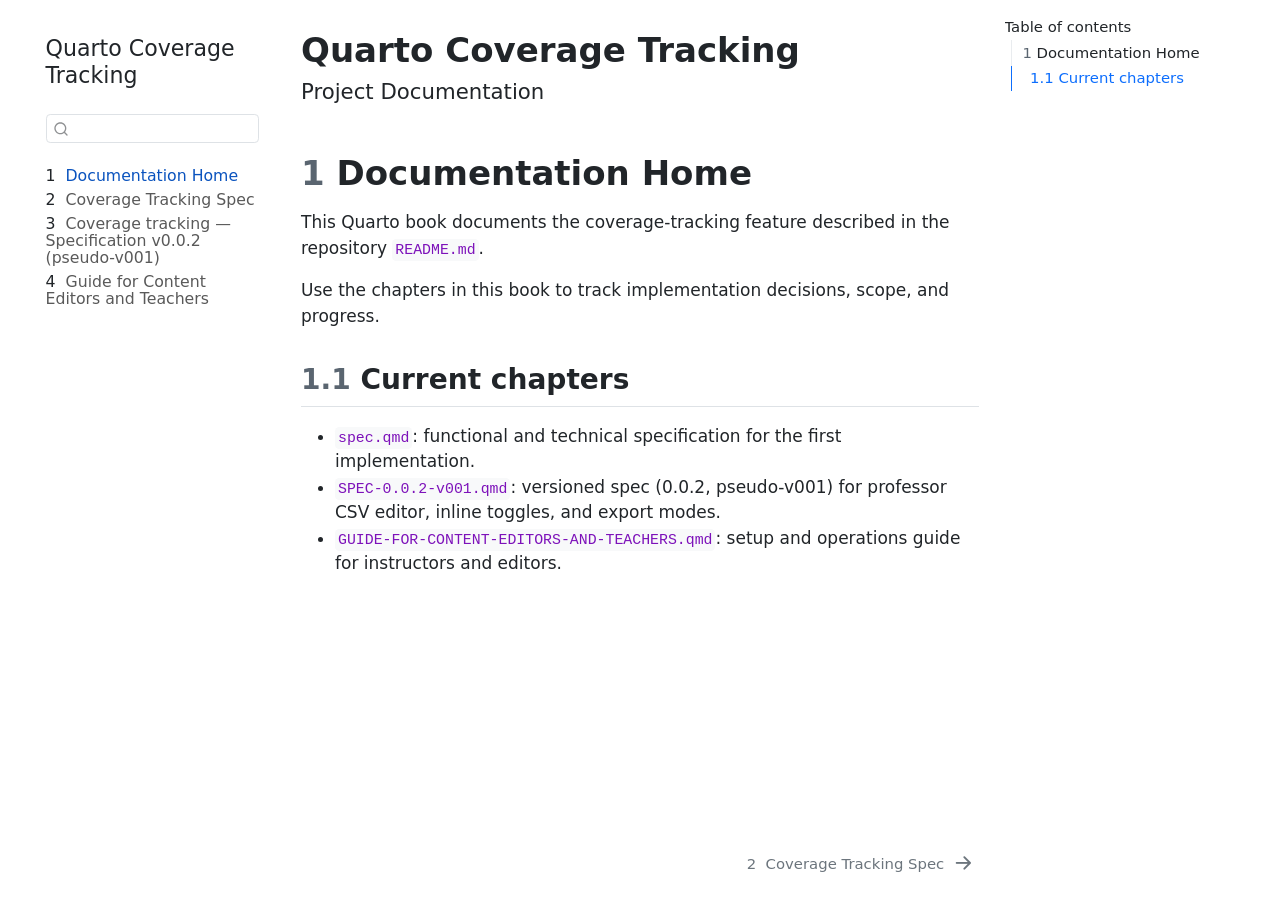
<file: docs/_book/index.html>
<!DOCTYPE html>
<html xmlns="http://www.w3.org/1999/xhtml" lang="en" xml:lang="en"><head>

<meta charset="utf-8">
<meta name="generator" content="quarto-1.7.33">

<meta name="viewport" content="width=device-width, initial-scale=1.0, user-scalable=yes">


<title>Quarto Coverage Tracking</title>
<style>
code{white-space: pre-wrap;}
span.smallcaps{font-variant: small-caps;}
div.columns{display: flex; gap: min(4vw, 1.5em);}
div.column{flex: auto; overflow-x: auto;}
div.hanging-indent{margin-left: 1.5em; text-indent: -1.5em;}
ul.task-list{list-style: none;}
ul.task-list li input[type="checkbox"] {
  width: 0.8em;
  margin: 0 0.8em 0.2em -1em; /* quarto-specific, see https://github.com/quarto-dev/quarto-cli/issues/4556 */ 
  vertical-align: middle;
}
</style>


<script src="site_libs/quarto-nav/quarto-nav.js"></script>
<script src="site_libs/quarto-nav/headroom.min.js"></script>
<script src="site_libs/clipboard/clipboard.min.js"></script>
<script src="site_libs/quarto-search/autocomplete.umd.js"></script>
<script src="site_libs/quarto-search/fuse.min.js"></script>
<script src="site_libs/quarto-search/quarto-search.js"></script>
<meta name="quarto:offset" content="./">
<link href="./spec.html" rel="next">
<script src="site_libs/quarto-html/quarto.js" type="module"></script>
<script src="site_libs/quarto-html/tabsets/tabsets.js" type="module"></script>
<script src="site_libs/quarto-html/popper.min.js"></script>
<script src="site_libs/quarto-html/tippy.umd.min.js"></script>
<script src="site_libs/quarto-html/anchor.min.js"></script>
<link href="site_libs/quarto-html/tippy.css" rel="stylesheet">
<link href="site_libs/quarto-html/quarto-syntax-highlighting-ea385d0e468b0dd5ea5bf0780b1290d9.css" rel="stylesheet" id="quarto-text-highlighting-styles">
<script src="site_libs/bootstrap/bootstrap.min.js"></script>
<link href="site_libs/bootstrap/bootstrap-icons.css" rel="stylesheet">
<link href="site_libs/bootstrap/bootstrap-6f4b1f402eae9ee02f91586e947af111.min.css" rel="stylesheet" append-hash="true" id="quarto-bootstrap" data-mode="light">
<script id="quarto-search-options" type="application/json">{
  "location": "sidebar",
  "copy-button": false,
  "collapse-after": 3,
  "panel-placement": "start",
  "type": "textbox",
  "limit": 50,
  "keyboard-shortcut": [
    "f",
    "/",
    "s"
  ],
  "show-item-context": false,
  "language": {
    "search-no-results-text": "No results",
    "search-matching-documents-text": "matching documents",
    "search-copy-link-title": "Copy link to search",
    "search-hide-matches-text": "Hide additional matches",
    "search-more-match-text": "more match in this document",
    "search-more-matches-text": "more matches in this document",
    "search-clear-button-title": "Clear",
    "search-text-placeholder": "",
    "search-detached-cancel-button-title": "Cancel",
    "search-submit-button-title": "Submit",
    "search-label": "Search"
  }
}</script>


</head>

<body class="nav-sidebar floating quarto-light">

<div id="quarto-search-results"></div>
  <header id="quarto-header" class="headroom fixed-top">
  <nav class="quarto-secondary-nav">
    <div class="container-fluid d-flex">
      <button type="button" class="quarto-btn-toggle btn" data-bs-toggle="collapse" role="button" data-bs-target=".quarto-sidebar-collapse-item" aria-controls="quarto-sidebar" aria-expanded="false" aria-label="Toggle sidebar navigation" onclick="if (window.quartoToggleHeadroom) { window.quartoToggleHeadroom(); }">
        <i class="bi bi-layout-text-sidebar-reverse"></i>
      </button>
        <nav class="quarto-page-breadcrumbs" aria-label="breadcrumb"><ol class="breadcrumb"><li class="breadcrumb-item"><a href="./index.html"><span class="chapter-number">1</span>&nbsp; <span class="chapter-title">Documentation Home</span></a></li></ol></nav>
        <a class="flex-grow-1" role="navigation" data-bs-toggle="collapse" data-bs-target=".quarto-sidebar-collapse-item" aria-controls="quarto-sidebar" aria-expanded="false" aria-label="Toggle sidebar navigation" onclick="if (window.quartoToggleHeadroom) { window.quartoToggleHeadroom(); }">      
        </a>
      <button type="button" class="btn quarto-search-button" aria-label="Search" onclick="window.quartoOpenSearch();">
        <i class="bi bi-search"></i>
      </button>
    </div>
  </nav>
</header>
<!-- content -->
<div id="quarto-content" class="quarto-container page-columns page-rows-contents page-layout-article">
<!-- sidebar -->
  <nav id="quarto-sidebar" class="sidebar collapse collapse-horizontal quarto-sidebar-collapse-item sidebar-navigation floating overflow-auto">
    <div class="pt-lg-2 mt-2 text-left sidebar-header">
    <div class="sidebar-title mb-0 py-0">
      <a href="./">Quarto Coverage Tracking</a> 
    </div>
      </div>
        <div class="mt-2 flex-shrink-0 align-items-center">
        <div class="sidebar-search">
        <div id="quarto-search" class="" title="Search"></div>
        </div>
        </div>
    <div class="sidebar-menu-container"> 
    <ul class="list-unstyled mt-1">
        <li class="sidebar-item">
  <div class="sidebar-item-container"> 
  <a href="./index.html" class="sidebar-item-text sidebar-link active">
 <span class="menu-text"><span class="chapter-number">1</span>&nbsp; <span class="chapter-title">Documentation Home</span></span></a>
  </div>
</li>
        <li class="sidebar-item">
  <div class="sidebar-item-container"> 
  <a href="./spec.html" class="sidebar-item-text sidebar-link">
 <span class="menu-text"><span class="chapter-number">2</span>&nbsp; <span class="chapter-title">Coverage Tracking Spec</span></span></a>
  </div>
</li>
        <li class="sidebar-item">
  <div class="sidebar-item-container"> 
  <a href="./SPEC-0.0.2-v001.html" class="sidebar-item-text sidebar-link">
 <span class="menu-text"><span class="chapter-number">3</span>&nbsp; <span class="chapter-title">Coverage tracking — Specification v0.0.2 (pseudo-v001)</span></span></a>
  </div>
</li>
        <li class="sidebar-item">
  <div class="sidebar-item-container"> 
  <a href="./GUIDE-FOR-CONTENT-EDITORS-AND-TEACHERS.html" class="sidebar-item-text sidebar-link">
 <span class="menu-text"><span class="chapter-number">4</span>&nbsp; <span class="chapter-title">Guide for Content Editors and Teachers</span></span></a>
  </div>
</li>
    </ul>
    </div>
</nav>
<div id="quarto-sidebar-glass" class="quarto-sidebar-collapse-item" data-bs-toggle="collapse" data-bs-target=".quarto-sidebar-collapse-item"></div>
<!-- margin-sidebar -->
    <div id="quarto-margin-sidebar" class="sidebar margin-sidebar">
        <nav id="TOC" role="doc-toc" class="toc-active">
    <h2 id="toc-title">Table of contents</h2>
   
  <ul>
  <li><a href="#documentation-home" id="toc-documentation-home" class="nav-link active" data-scroll-target="#documentation-home"><span class="header-section-number">1</span> Documentation Home</a>
  <ul class="collapse">
  <li><a href="#current-chapters" id="toc-current-chapters" class="nav-link" data-scroll-target="#current-chapters"><span class="header-section-number">1.1</span> Current chapters</a></li>
  </ul></li>
  </ul>
</nav>
    </div>
<!-- main -->
<main class="content" id="quarto-document-content">

<header id="title-block-header" class="quarto-title-block default">
<div class="quarto-title">
<h1 class="title">Quarto Coverage Tracking</h1>
<p class="subtitle lead">Project Documentation</p>
</div>



<div class="quarto-title-meta">

    
  
    
  </div>
  


</header>


<section id="documentation-home" class="level1" data-number="1">
<h1 data-number="1"><span class="header-section-number">1</span> Documentation Home</h1>
<p>This Quarto book documents the coverage-tracking feature described in the repository <code>README.md</code>.</p>
<p>Use the chapters in this book to track implementation decisions, scope, and progress.</p>
<section id="current-chapters" class="level2" data-number="1.1">
<h2 data-number="1.1" class="anchored" data-anchor-id="current-chapters"><span class="header-section-number">1.1</span> Current chapters</h2>
<ul>
<li><code>spec.qmd</code>: functional and technical specification for the first implementation.</li>
<li><code>SPEC-0.0.2-v001.qmd</code>: versioned spec (0.0.2, pseudo-v001) for professor CSV editor, inline toggles, and export modes.</li>
<li><code>GUIDE-FOR-CONTENT-EDITORS-AND-TEACHERS.qmd</code>: setup and operations guide for instructors and editors.</li>
</ul>


</section>
</section>

</main> <!-- /main -->
<script id="quarto-html-after-body" type="application/javascript">
  window.document.addEventListener("DOMContentLoaded", function (event) {
    const icon = "";
    const anchorJS = new window.AnchorJS();
    anchorJS.options = {
      placement: 'right',
      icon: icon
    };
    anchorJS.add('.anchored');
    const isCodeAnnotation = (el) => {
      for (const clz of el.classList) {
        if (clz.startsWith('code-annotation-')) {                     
          return true;
        }
      }
      return false;
    }
    const onCopySuccess = function(e) {
      // button target
      const button = e.trigger;
      // don't keep focus
      button.blur();
      // flash "checked"
      button.classList.add('code-copy-button-checked');
      var currentTitle = button.getAttribute("title");
      button.setAttribute("title", "Copied!");
      let tooltip;
      if (window.bootstrap) {
        button.setAttribute("data-bs-toggle", "tooltip");
        button.setAttribute("data-bs-placement", "left");
        button.setAttribute("data-bs-title", "Copied!");
        tooltip = new bootstrap.Tooltip(button, 
          { trigger: "manual", 
            customClass: "code-copy-button-tooltip",
            offset: [0, -8]});
        tooltip.show();    
      }
      setTimeout(function() {
        if (tooltip) {
          tooltip.hide();
          button.removeAttribute("data-bs-title");
          button.removeAttribute("data-bs-toggle");
          button.removeAttribute("data-bs-placement");
        }
        button.setAttribute("title", currentTitle);
        button.classList.remove('code-copy-button-checked');
      }, 1000);
      // clear code selection
      e.clearSelection();
    }
    const getTextToCopy = function(trigger) {
        const codeEl = trigger.previousElementSibling.cloneNode(true);
        for (const childEl of codeEl.children) {
          if (isCodeAnnotation(childEl)) {
            childEl.remove();
          }
        }
        return codeEl.innerText;
    }
    const clipboard = new window.ClipboardJS('.code-copy-button:not([data-in-quarto-modal])', {
      text: getTextToCopy
    });
    clipboard.on('success', onCopySuccess);
    if (window.document.getElementById('quarto-embedded-source-code-modal')) {
      const clipboardModal = new window.ClipboardJS('.code-copy-button[data-in-quarto-modal]', {
        text: getTextToCopy,
        container: window.document.getElementById('quarto-embedded-source-code-modal')
      });
      clipboardModal.on('success', onCopySuccess);
    }
      var localhostRegex = new RegExp(/^(?:http|https):\/\/localhost\:?[0-9]*\//);
      var mailtoRegex = new RegExp(/^mailto:/);
        var filterRegex = new RegExp('/' + window.location.host + '/');
      var isInternal = (href) => {
          return filterRegex.test(href) || localhostRegex.test(href) || mailtoRegex.test(href);
      }
      // Inspect non-navigation links and adorn them if external
     var links = window.document.querySelectorAll('a[href]:not(.nav-link):not(.navbar-brand):not(.toc-action):not(.sidebar-link):not(.sidebar-item-toggle):not(.pagination-link):not(.no-external):not([aria-hidden]):not(.dropdown-item):not(.quarto-navigation-tool):not(.about-link)');
      for (var i=0; i<links.length; i++) {
        const link = links[i];
        if (!isInternal(link.href)) {
          // undo the damage that might have been done by quarto-nav.js in the case of
          // links that we want to consider external
          if (link.dataset.originalHref !== undefined) {
            link.href = link.dataset.originalHref;
          }
        }
      }
    function tippyHover(el, contentFn, onTriggerFn, onUntriggerFn) {
      const config = {
        allowHTML: true,
        maxWidth: 500,
        delay: 100,
        arrow: false,
        appendTo: function(el) {
            return el.parentElement;
        },
        interactive: true,
        interactiveBorder: 10,
        theme: 'quarto',
        placement: 'bottom-start',
      };
      if (contentFn) {
        config.content = contentFn;
      }
      if (onTriggerFn) {
        config.onTrigger = onTriggerFn;
      }
      if (onUntriggerFn) {
        config.onUntrigger = onUntriggerFn;
      }
      window.tippy(el, config); 
    }
    const noterefs = window.document.querySelectorAll('a[role="doc-noteref"]');
    for (var i=0; i<noterefs.length; i++) {
      const ref = noterefs[i];
      tippyHover(ref, function() {
        // use id or data attribute instead here
        let href = ref.getAttribute('data-footnote-href') || ref.getAttribute('href');
        try { href = new URL(href).hash; } catch {}
        const id = href.replace(/^#\/?/, "");
        const note = window.document.getElementById(id);
        if (note) {
          return note.innerHTML;
        } else {
          return "";
        }
      });
    }
    const xrefs = window.document.querySelectorAll('a.quarto-xref');
    const processXRef = (id, note) => {
      // Strip column container classes
      const stripColumnClz = (el) => {
        el.classList.remove("page-full", "page-columns");
        if (el.children) {
          for (const child of el.children) {
            stripColumnClz(child);
          }
        }
      }
      stripColumnClz(note)
      if (id === null || id.startsWith('sec-')) {
        // Special case sections, only their first couple elements
        const container = document.createElement("div");
        if (note.children && note.children.length > 2) {
          container.appendChild(note.children[0].cloneNode(true));
          for (let i = 1; i < note.children.length; i++) {
            const child = note.children[i];
            if (child.tagName === "P" && child.innerText === "") {
              continue;
            } else {
              container.appendChild(child.cloneNode(true));
              break;
            }
          }
          if (window.Quarto?.typesetMath) {
            window.Quarto.typesetMath(container);
          }
          return container.innerHTML
        } else {
          if (window.Quarto?.typesetMath) {
            window.Quarto.typesetMath(note);
          }
          return note.innerHTML;
        }
      } else {
        // Remove any anchor links if they are present
        const anchorLink = note.querySelector('a.anchorjs-link');
        if (anchorLink) {
          anchorLink.remove();
        }
        if (window.Quarto?.typesetMath) {
          window.Quarto.typesetMath(note);
        }
        if (note.classList.contains("callout")) {
          return note.outerHTML;
        } else {
          return note.innerHTML;
        }
      }
    }
    for (var i=0; i<xrefs.length; i++) {
      const xref = xrefs[i];
      tippyHover(xref, undefined, function(instance) {
        instance.disable();
        let url = xref.getAttribute('href');
        let hash = undefined; 
        if (url.startsWith('#')) {
          hash = url;
        } else {
          try { hash = new URL(url).hash; } catch {}
        }
        if (hash) {
          const id = hash.replace(/^#\/?/, "");
          const note = window.document.getElementById(id);
          if (note !== null) {
            try {
              const html = processXRef(id, note.cloneNode(true));
              instance.setContent(html);
            } finally {
              instance.enable();
              instance.show();
            }
          } else {
            // See if we can fetch this
            fetch(url.split('#')[0])
            .then(res => res.text())
            .then(html => {
              const parser = new DOMParser();
              const htmlDoc = parser.parseFromString(html, "text/html");
              const note = htmlDoc.getElementById(id);
              if (note !== null) {
                const html = processXRef(id, note);
                instance.setContent(html);
              } 
            }).finally(() => {
              instance.enable();
              instance.show();
            });
          }
        } else {
          // See if we can fetch a full url (with no hash to target)
          // This is a special case and we should probably do some content thinning / targeting
          fetch(url)
          .then(res => res.text())
          .then(html => {
            const parser = new DOMParser();
            const htmlDoc = parser.parseFromString(html, "text/html");
            const note = htmlDoc.querySelector('main.content');
            if (note !== null) {
              // This should only happen for chapter cross references
              // (since there is no id in the URL)
              // remove the first header
              if (note.children.length > 0 && note.children[0].tagName === "HEADER") {
                note.children[0].remove();
              }
              const html = processXRef(null, note);
              instance.setContent(html);
            } 
          }).finally(() => {
            instance.enable();
            instance.show();
          });
        }
      }, function(instance) {
      });
    }
        let selectedAnnoteEl;
        const selectorForAnnotation = ( cell, annotation) => {
          let cellAttr = 'data-code-cell="' + cell + '"';
          let lineAttr = 'data-code-annotation="' +  annotation + '"';
          const selector = 'span[' + cellAttr + '][' + lineAttr + ']';
          return selector;
        }
        const selectCodeLines = (annoteEl) => {
          const doc = window.document;
          const targetCell = annoteEl.getAttribute("data-target-cell");
          const targetAnnotation = annoteEl.getAttribute("data-target-annotation");
          const annoteSpan = window.document.querySelector(selectorForAnnotation(targetCell, targetAnnotation));
          const lines = annoteSpan.getAttribute("data-code-lines").split(",");
          const lineIds = lines.map((line) => {
            return targetCell + "-" + line;
          })
          let top = null;
          let height = null;
          let parent = null;
          if (lineIds.length > 0) {
              //compute the position of the single el (top and bottom and make a div)
              const el = window.document.getElementById(lineIds[0]);
              top = el.offsetTop;
              height = el.offsetHeight;
              parent = el.parentElement.parentElement;
            if (lineIds.length > 1) {
              const lastEl = window.document.getElementById(lineIds[lineIds.length - 1]);
              const bottom = lastEl.offsetTop + lastEl.offsetHeight;
              height = bottom - top;
            }
            if (top !== null && height !== null && parent !== null) {
              // cook up a div (if necessary) and position it 
              let div = window.document.getElementById("code-annotation-line-highlight");
              if (div === null) {
                div = window.document.createElement("div");
                div.setAttribute("id", "code-annotation-line-highlight");
                div.style.position = 'absolute';
                parent.appendChild(div);
              }
              div.style.top = top - 2 + "px";
              div.style.height = height + 4 + "px";
              div.style.left = 0;
              let gutterDiv = window.document.getElementById("code-annotation-line-highlight-gutter");
              if (gutterDiv === null) {
                gutterDiv = window.document.createElement("div");
                gutterDiv.setAttribute("id", "code-annotation-line-highlight-gutter");
                gutterDiv.style.position = 'absolute';
                const codeCell = window.document.getElementById(targetCell);
                const gutter = codeCell.querySelector('.code-annotation-gutter');
                gutter.appendChild(gutterDiv);
              }
              gutterDiv.style.top = top - 2 + "px";
              gutterDiv.style.height = height + 4 + "px";
            }
            selectedAnnoteEl = annoteEl;
          }
        };
        const unselectCodeLines = () => {
          const elementsIds = ["code-annotation-line-highlight", "code-annotation-line-highlight-gutter"];
          elementsIds.forEach((elId) => {
            const div = window.document.getElementById(elId);
            if (div) {
              div.remove();
            }
          });
          selectedAnnoteEl = undefined;
        };
          // Handle positioning of the toggle
      window.addEventListener(
        "resize",
        throttle(() => {
          elRect = undefined;
          if (selectedAnnoteEl) {
            selectCodeLines(selectedAnnoteEl);
          }
        }, 10)
      );
      function throttle(fn, ms) {
      let throttle = false;
      let timer;
        return (...args) => {
          if(!throttle) { // first call gets through
              fn.apply(this, args);
              throttle = true;
          } else { // all the others get throttled
              if(timer) clearTimeout(timer); // cancel #2
              timer = setTimeout(() => {
                fn.apply(this, args);
                timer = throttle = false;
              }, ms);
          }
        };
      }
        // Attach click handler to the DT
        const annoteDls = window.document.querySelectorAll('dt[data-target-cell]');
        for (const annoteDlNode of annoteDls) {
          annoteDlNode.addEventListener('click', (event) => {
            const clickedEl = event.target;
            if (clickedEl !== selectedAnnoteEl) {
              unselectCodeLines();
              const activeEl = window.document.querySelector('dt[data-target-cell].code-annotation-active');
              if (activeEl) {
                activeEl.classList.remove('code-annotation-active');
              }
              selectCodeLines(clickedEl);
              clickedEl.classList.add('code-annotation-active');
            } else {
              // Unselect the line
              unselectCodeLines();
              clickedEl.classList.remove('code-annotation-active');
            }
          });
        }
    const findCites = (el) => {
      const parentEl = el.parentElement;
      if (parentEl) {
        const cites = parentEl.dataset.cites;
        if (cites) {
          return {
            el,
            cites: cites.split(' ')
          };
        } else {
          return findCites(el.parentElement)
        }
      } else {
        return undefined;
      }
    };
    var bibliorefs = window.document.querySelectorAll('a[role="doc-biblioref"]');
    for (var i=0; i<bibliorefs.length; i++) {
      const ref = bibliorefs[i];
      const citeInfo = findCites(ref);
      if (citeInfo) {
        tippyHover(citeInfo.el, function() {
          var popup = window.document.createElement('div');
          citeInfo.cites.forEach(function(cite) {
            var citeDiv = window.document.createElement('div');
            citeDiv.classList.add('hanging-indent');
            citeDiv.classList.add('csl-entry');
            var biblioDiv = window.document.getElementById('ref-' + cite);
            if (biblioDiv) {
              citeDiv.innerHTML = biblioDiv.innerHTML;
            }
            popup.appendChild(citeDiv);
          });
          return popup.innerHTML;
        });
      }
    }
  });
  </script>
<nav class="page-navigation">
  <div class="nav-page nav-page-previous">
  </div>
  <div class="nav-page nav-page-next">
      <a href="./spec.html" class="pagination-link" aria-label="Coverage Tracking Spec">
        <span class="nav-page-text"><span class="chapter-number">2</span>&nbsp; <span class="chapter-title">Coverage Tracking Spec</span></span> <i class="bi bi-arrow-right-short"></i>
      </a>
  </div>
</nav>
</div> <!-- /content -->




</body></html>
</file>
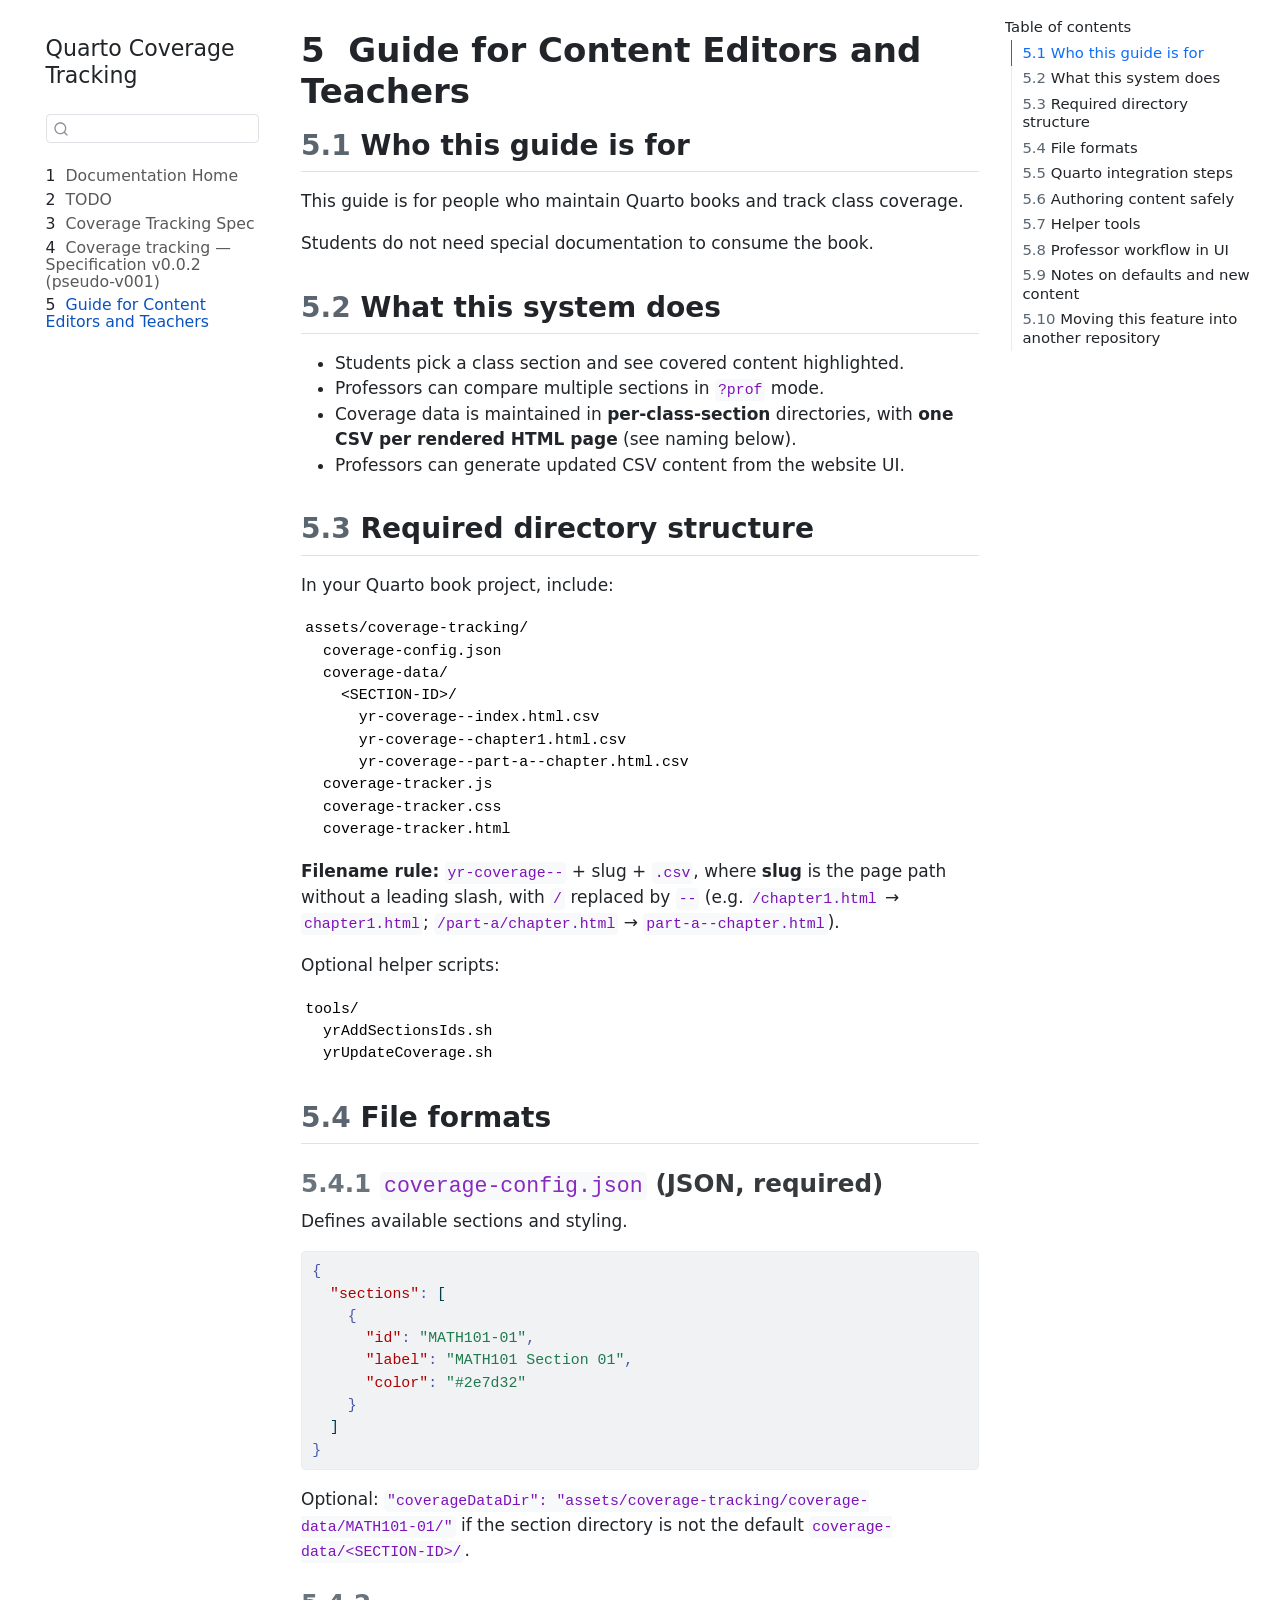
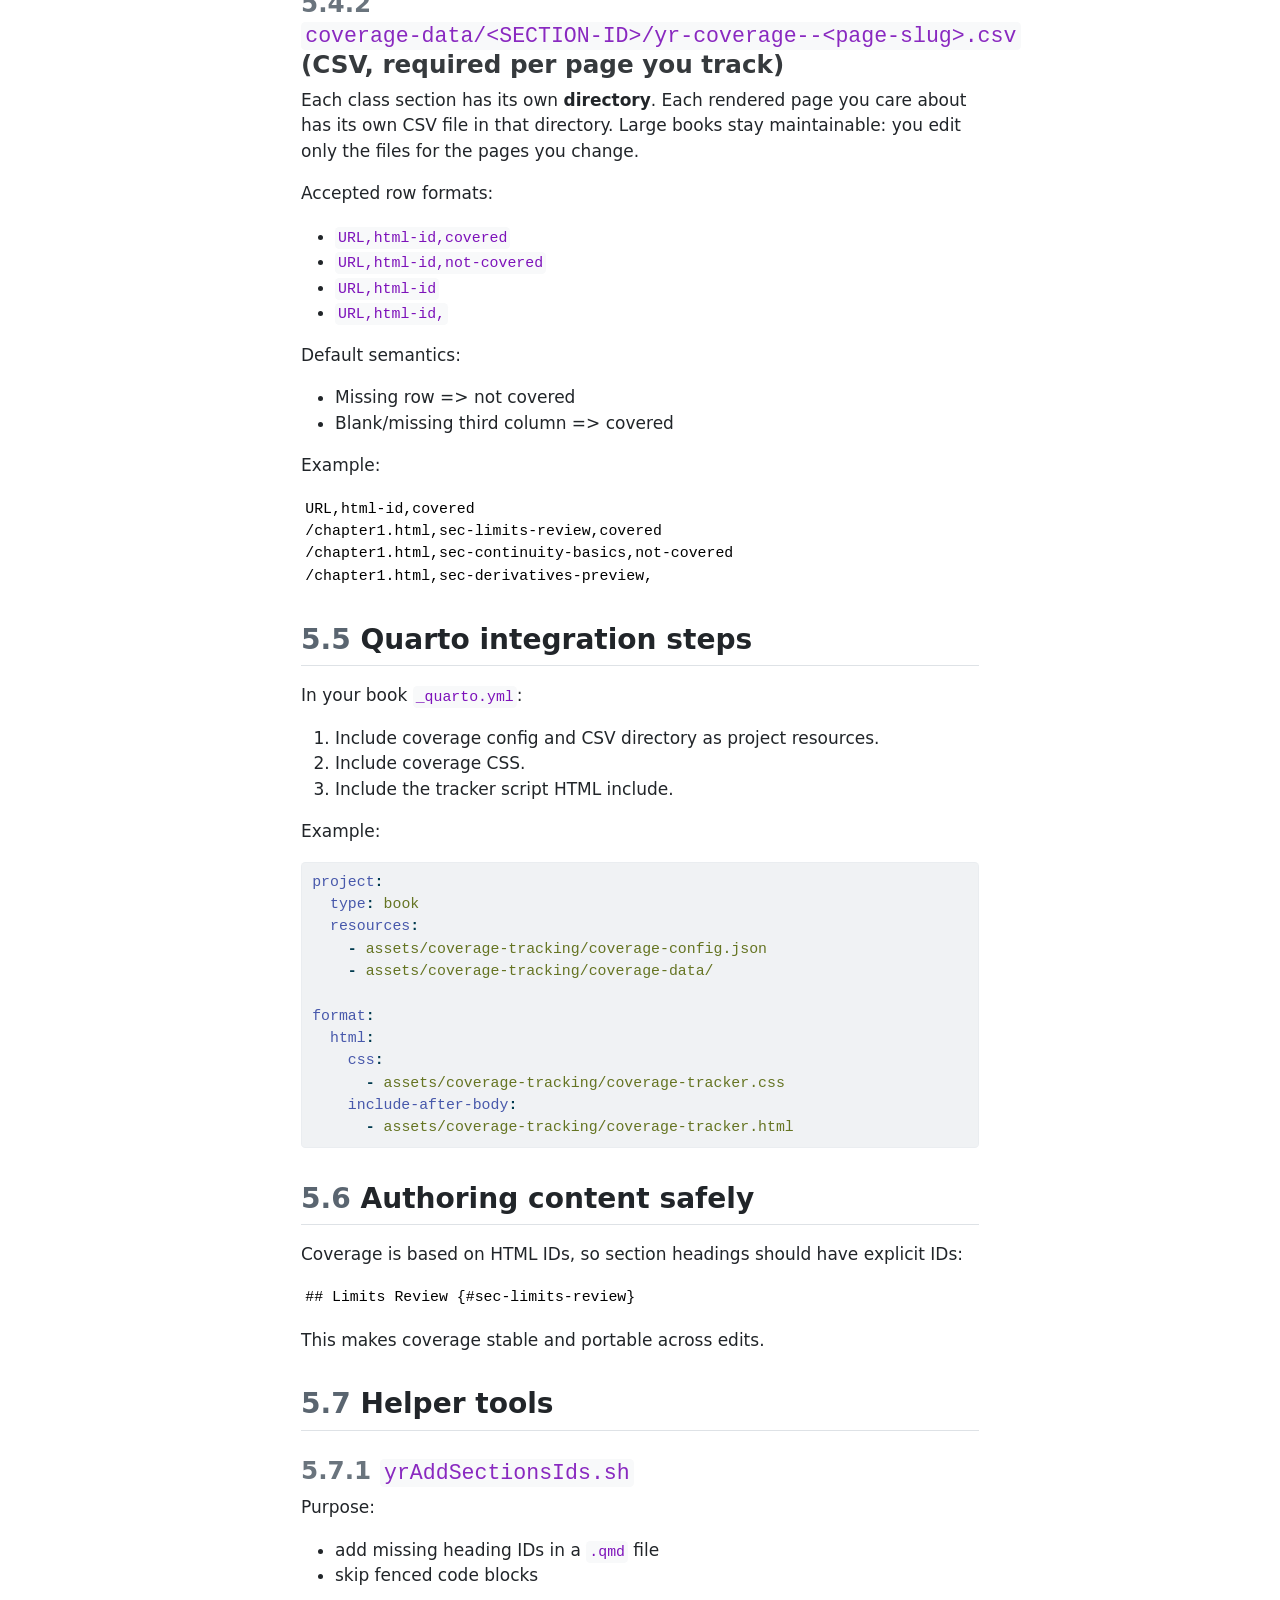
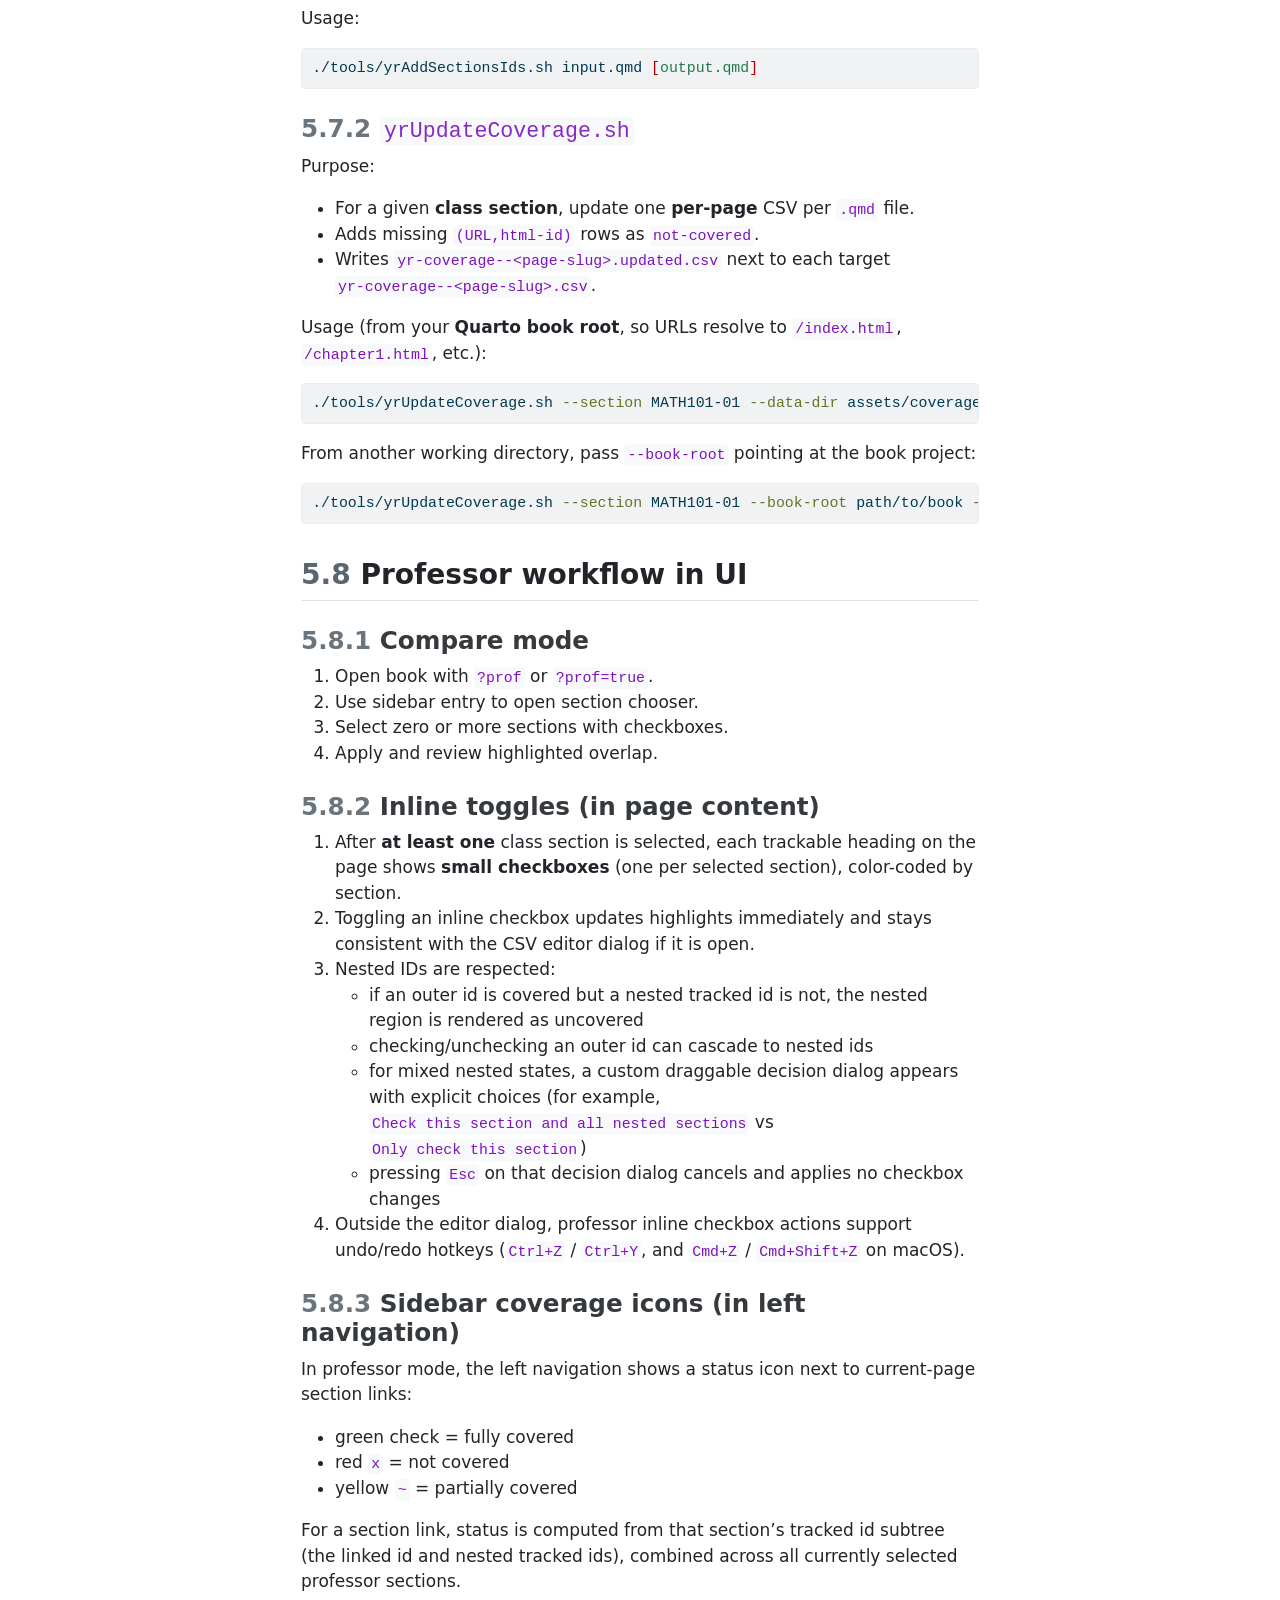
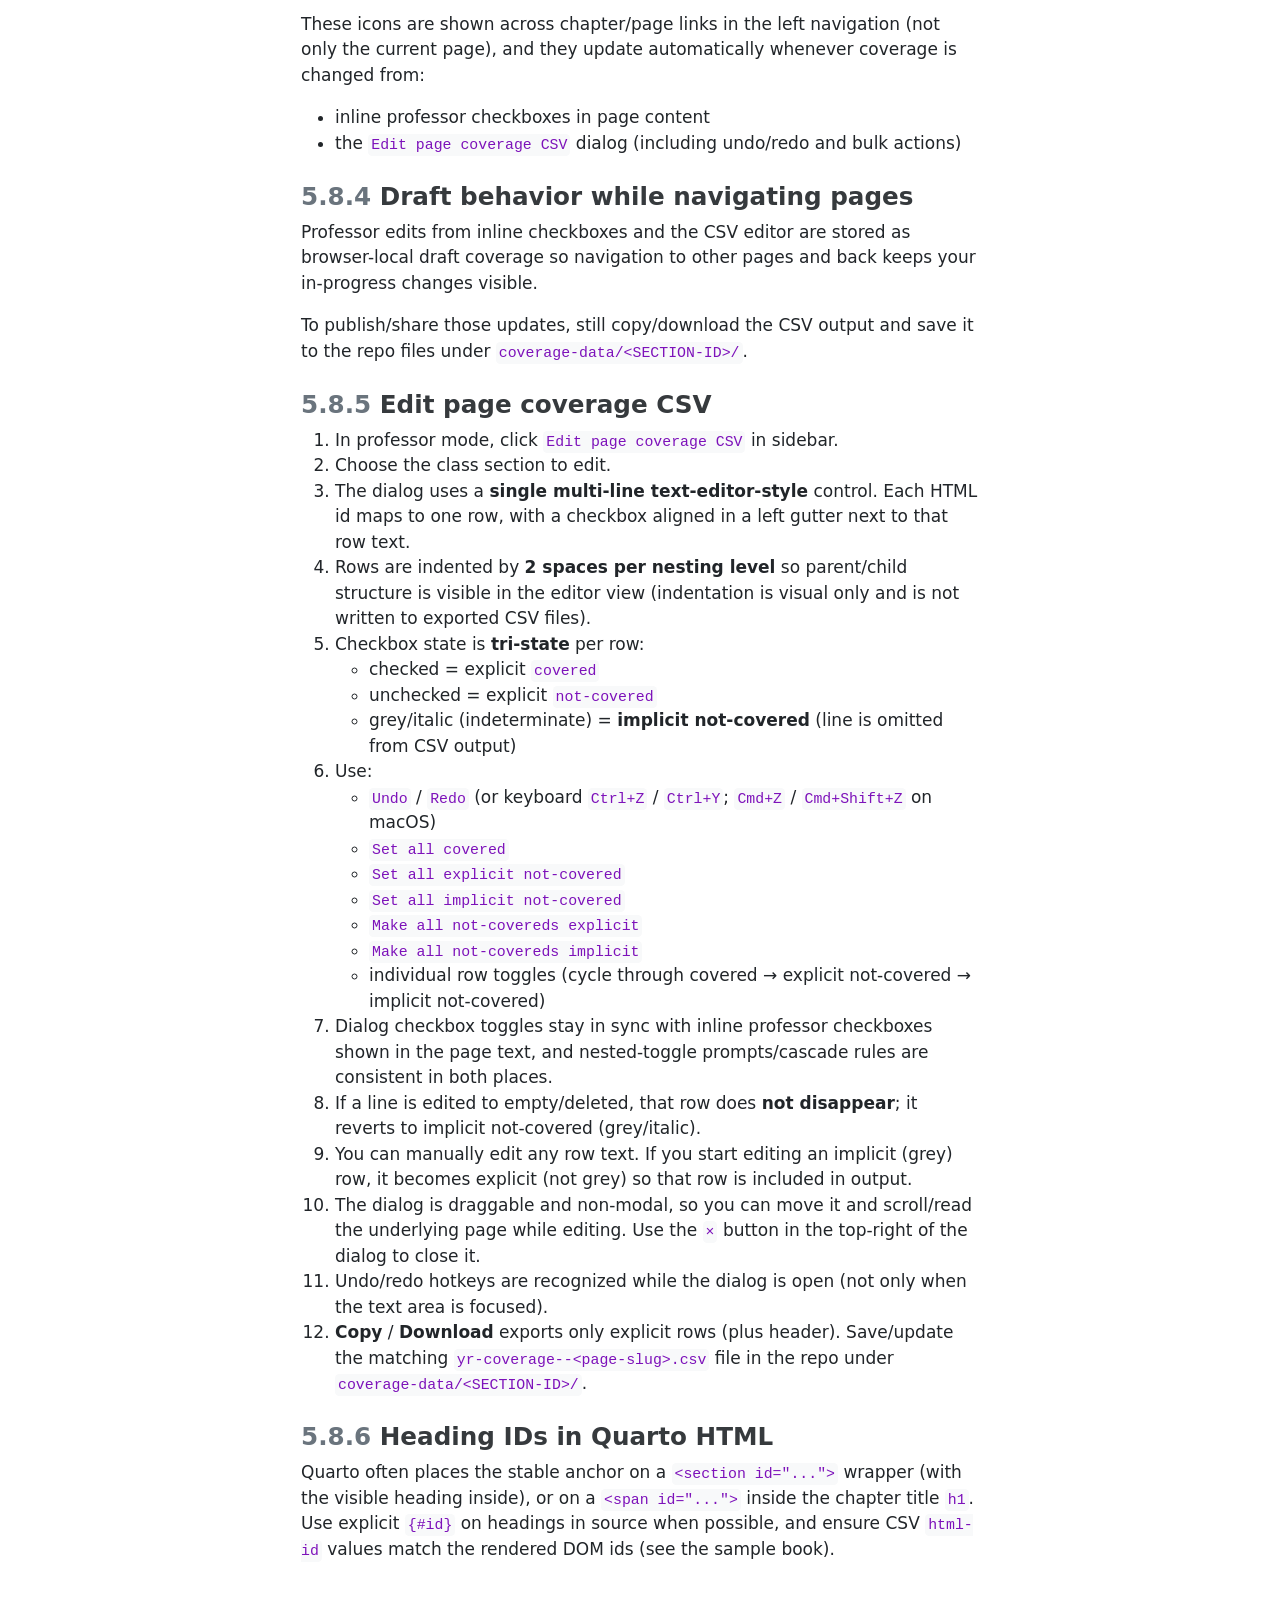
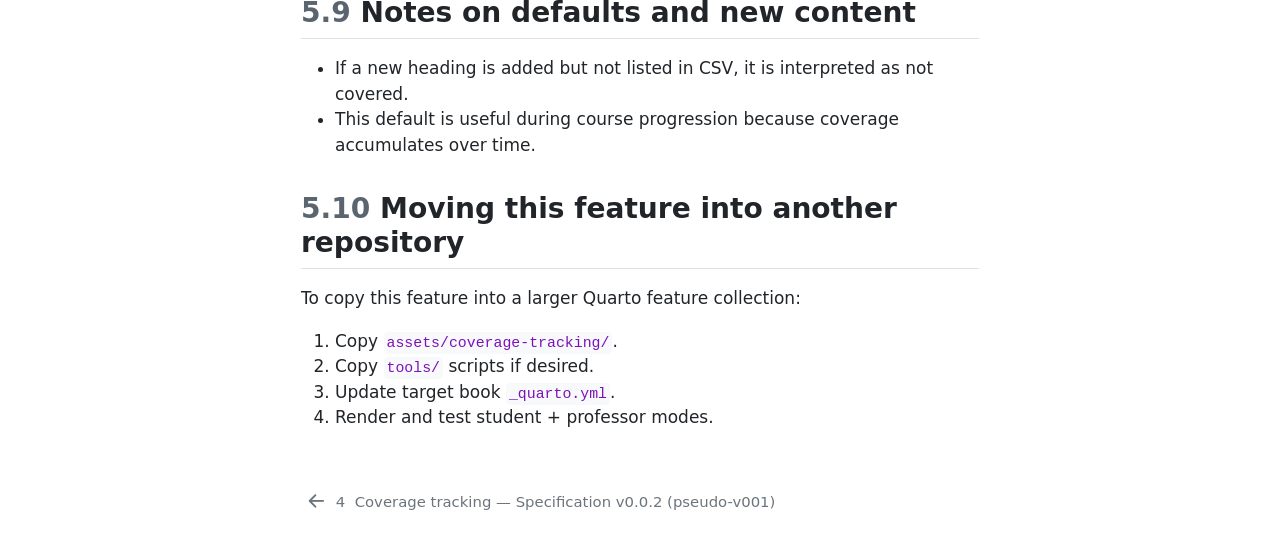
<file: docs/_book/GUIDE-FOR-CONTENT-EDITORS-AND-TEACHERS.html>
<!DOCTYPE html>
<html xmlns="http://www.w3.org/1999/xhtml" lang="en" xml:lang="en"><head>

<meta charset="utf-8">
<meta name="generator" content="quarto-1.7.33">

<meta name="viewport" content="width=device-width, initial-scale=1.0, user-scalable=yes">


<title>5&nbsp; Guide for Content Editors and Teachers – Quarto Coverage Tracking</title>
<style>
code{white-space: pre-wrap;}
span.smallcaps{font-variant: small-caps;}
div.columns{display: flex; gap: min(4vw, 1.5em);}
div.column{flex: auto; overflow-x: auto;}
div.hanging-indent{margin-left: 1.5em; text-indent: -1.5em;}
ul.task-list{list-style: none;}
ul.task-list li input[type="checkbox"] {
  width: 0.8em;
  margin: 0 0.8em 0.2em -1em; /* quarto-specific, see https://github.com/quarto-dev/quarto-cli/issues/4556 */ 
  vertical-align: middle;
}
/* CSS for syntax highlighting */
html { -webkit-text-size-adjust: 100%; }
pre > code.sourceCode { white-space: pre; position: relative; }
pre > code.sourceCode > span { display: inline-block; line-height: 1.25; }
pre > code.sourceCode > span:empty { height: 1.2em; }
.sourceCode { overflow: visible; }
code.sourceCode > span { color: inherit; text-decoration: inherit; }
div.sourceCode { margin: 1em 0; }
pre.sourceCode { margin: 0; }
@media screen {
div.sourceCode { overflow: auto; }
}
@media print {
pre > code.sourceCode { white-space: pre-wrap; }
pre > code.sourceCode > span { text-indent: -5em; padding-left: 5em; }
}
pre.numberSource code
  { counter-reset: source-line 0; }
pre.numberSource code > span
  { position: relative; left: -4em; counter-increment: source-line; }
pre.numberSource code > span > a:first-child::before
  { content: counter(source-line);
    position: relative; left: -1em; text-align: right; vertical-align: baseline;
    border: none; display: inline-block;
    -webkit-touch-callout: none; -webkit-user-select: none;
    -khtml-user-select: none; -moz-user-select: none;
    -ms-user-select: none; user-select: none;
    padding: 0 4px; width: 4em;
  }
pre.numberSource { margin-left: 3em;  padding-left: 4px; }
div.sourceCode
  {   }
@media screen {
pre > code.sourceCode > span > a:first-child::before { text-decoration: underline; }
}
</style>


<script src="site_libs/quarto-nav/quarto-nav.js"></script>
<script src="site_libs/quarto-nav/headroom.min.js"></script>
<script src="site_libs/clipboard/clipboard.min.js"></script>
<script src="site_libs/quarto-search/autocomplete.umd.js"></script>
<script src="site_libs/quarto-search/fuse.min.js"></script>
<script src="site_libs/quarto-search/quarto-search.js"></script>
<meta name="quarto:offset" content="./">
<link href="./SPEC-0.0.2-v001.html" rel="prev">
<script src="site_libs/quarto-html/quarto.js" type="module"></script>
<script src="site_libs/quarto-html/tabsets/tabsets.js" type="module"></script>
<script src="site_libs/quarto-html/popper.min.js"></script>
<script src="site_libs/quarto-html/tippy.umd.min.js"></script>
<script src="site_libs/quarto-html/anchor.min.js"></script>
<link href="site_libs/quarto-html/tippy.css" rel="stylesheet">
<link href="site_libs/quarto-html/quarto-syntax-highlighting-ea385d0e468b0dd5ea5bf0780b1290d9.css" rel="stylesheet" id="quarto-text-highlighting-styles">
<script src="site_libs/bootstrap/bootstrap.min.js"></script>
<link href="site_libs/bootstrap/bootstrap-icons.css" rel="stylesheet">
<link href="site_libs/bootstrap/bootstrap-6f4b1f402eae9ee02f91586e947af111.min.css" rel="stylesheet" append-hash="true" id="quarto-bootstrap" data-mode="light">
<script id="quarto-search-options" type="application/json">{
  "location": "sidebar",
  "copy-button": false,
  "collapse-after": 3,
  "panel-placement": "start",
  "type": "textbox",
  "limit": 50,
  "keyboard-shortcut": [
    "f",
    "/",
    "s"
  ],
  "show-item-context": false,
  "language": {
    "search-no-results-text": "No results",
    "search-matching-documents-text": "matching documents",
    "search-copy-link-title": "Copy link to search",
    "search-hide-matches-text": "Hide additional matches",
    "search-more-match-text": "more match in this document",
    "search-more-matches-text": "more matches in this document",
    "search-clear-button-title": "Clear",
    "search-text-placeholder": "",
    "search-detached-cancel-button-title": "Cancel",
    "search-submit-button-title": "Submit",
    "search-label": "Search"
  }
}</script>


</head>

<body class="nav-sidebar floating quarto-light">

<div id="quarto-search-results"></div>
  <header id="quarto-header" class="headroom fixed-top">
  <nav class="quarto-secondary-nav">
    <div class="container-fluid d-flex">
      <button type="button" class="quarto-btn-toggle btn" data-bs-toggle="collapse" role="button" data-bs-target=".quarto-sidebar-collapse-item" aria-controls="quarto-sidebar" aria-expanded="false" aria-label="Toggle sidebar navigation" onclick="if (window.quartoToggleHeadroom) { window.quartoToggleHeadroom(); }">
        <i class="bi bi-layout-text-sidebar-reverse"></i>
      </button>
        <nav class="quarto-page-breadcrumbs" aria-label="breadcrumb"><ol class="breadcrumb"><li class="breadcrumb-item"><a href="./GUIDE-FOR-CONTENT-EDITORS-AND-TEACHERS.html"><span class="chapter-number">5</span>&nbsp; <span class="chapter-title">Guide for Content Editors and Teachers</span></a></li></ol></nav>
        <a class="flex-grow-1" role="navigation" data-bs-toggle="collapse" data-bs-target=".quarto-sidebar-collapse-item" aria-controls="quarto-sidebar" aria-expanded="false" aria-label="Toggle sidebar navigation" onclick="if (window.quartoToggleHeadroom) { window.quartoToggleHeadroom(); }">      
        </a>
      <button type="button" class="btn quarto-search-button" aria-label="Search" onclick="window.quartoOpenSearch();">
        <i class="bi bi-search"></i>
      </button>
    </div>
  </nav>
</header>
<!-- content -->
<div id="quarto-content" class="quarto-container page-columns page-rows-contents page-layout-article">
<!-- sidebar -->
  <nav id="quarto-sidebar" class="sidebar collapse collapse-horizontal quarto-sidebar-collapse-item sidebar-navigation floating overflow-auto">
    <div class="pt-lg-2 mt-2 text-left sidebar-header">
    <div class="sidebar-title mb-0 py-0">
      <a href="./">Quarto Coverage Tracking</a> 
    </div>
      </div>
        <div class="mt-2 flex-shrink-0 align-items-center">
        <div class="sidebar-search">
        <div id="quarto-search" class="" title="Search"></div>
        </div>
        </div>
    <div class="sidebar-menu-container"> 
    <ul class="list-unstyled mt-1">
        <li class="sidebar-item">
  <div class="sidebar-item-container"> 
  <a href="./index.html" class="sidebar-item-text sidebar-link">
 <span class="menu-text"><span class="chapter-number">1</span>&nbsp; <span class="chapter-title">Documentation Home</span></span></a>
  </div>
</li>
        <li class="sidebar-item">
  <div class="sidebar-item-container"> 
  <a href="./TODO.html" class="sidebar-item-text sidebar-link">
 <span class="menu-text"><span class="chapter-number">2</span>&nbsp; <span class="chapter-title">TODO</span></span></a>
  </div>
</li>
        <li class="sidebar-item">
  <div class="sidebar-item-container"> 
  <a href="./spec.html" class="sidebar-item-text sidebar-link">
 <span class="menu-text"><span class="chapter-number">3</span>&nbsp; <span class="chapter-title">Coverage Tracking Spec</span></span></a>
  </div>
</li>
        <li class="sidebar-item">
  <div class="sidebar-item-container"> 
  <a href="./SPEC-0.0.2-v001.html" class="sidebar-item-text sidebar-link">
 <span class="menu-text"><span class="chapter-number">4</span>&nbsp; <span class="chapter-title">Coverage tracking — Specification v0.0.2 (pseudo-v001)</span></span></a>
  </div>
</li>
        <li class="sidebar-item">
  <div class="sidebar-item-container"> 
  <a href="./GUIDE-FOR-CONTENT-EDITORS-AND-TEACHERS.html" class="sidebar-item-text sidebar-link active">
 <span class="menu-text"><span class="chapter-number">5</span>&nbsp; <span class="chapter-title">Guide for Content Editors and Teachers</span></span></a>
  </div>
</li>
    </ul>
    </div>
</nav>
<div id="quarto-sidebar-glass" class="quarto-sidebar-collapse-item" data-bs-toggle="collapse" data-bs-target=".quarto-sidebar-collapse-item"></div>
<!-- margin-sidebar -->
    <div id="quarto-margin-sidebar" class="sidebar margin-sidebar">
        <nav id="TOC" role="doc-toc" class="toc-active">
    <h2 id="toc-title">Table of contents</h2>
   
  <ul>
  <li><a href="#who-this-guide-is-for" id="toc-who-this-guide-is-for" class="nav-link active" data-scroll-target="#who-this-guide-is-for"><span class="header-section-number">5.1</span> Who this guide is for</a></li>
  <li><a href="#what-this-system-does" id="toc-what-this-system-does" class="nav-link" data-scroll-target="#what-this-system-does"><span class="header-section-number">5.2</span> What this system does</a></li>
  <li><a href="#required-directory-structure" id="toc-required-directory-structure" class="nav-link" data-scroll-target="#required-directory-structure"><span class="header-section-number">5.3</span> Required directory structure</a></li>
  <li><a href="#file-formats" id="toc-file-formats" class="nav-link" data-scroll-target="#file-formats"><span class="header-section-number">5.4</span> File formats</a>
  <ul class="collapse">
  <li><a href="#coverage-config.json-json-required" id="toc-coverage-config.json-json-required" class="nav-link" data-scroll-target="#coverage-config.json-json-required"><span class="header-section-number">5.4.1</span> <code>coverage-config.json</code> (JSON, required)</a></li>
  <li><a href="#coverage-datasection-idyr-coverage--page-slug.csv-csv-required-per-page-you-track" id="toc-coverage-datasection-idyr-coverage--page-slug.csv-csv-required-per-page-you-track" class="nav-link" data-scroll-target="#coverage-datasection-idyr-coverage--page-slug.csv-csv-required-per-page-you-track"><span class="header-section-number">5.4.2</span> <code>coverage-data/&lt;SECTION-ID&gt;/yr-coverage--&lt;page-slug&gt;.csv</code> (CSV, required per page you track)</a></li>
  </ul></li>
  <li><a href="#quarto-integration-steps" id="toc-quarto-integration-steps" class="nav-link" data-scroll-target="#quarto-integration-steps"><span class="header-section-number">5.5</span> Quarto integration steps</a></li>
  <li><a href="#authoring-content-safely" id="toc-authoring-content-safely" class="nav-link" data-scroll-target="#authoring-content-safely"><span class="header-section-number">5.6</span> Authoring content safely</a></li>
  <li><a href="#helper-tools" id="toc-helper-tools" class="nav-link" data-scroll-target="#helper-tools"><span class="header-section-number">5.7</span> Helper tools</a>
  <ul class="collapse">
  <li><a href="#yraddsectionsids.sh" id="toc-yraddsectionsids.sh" class="nav-link" data-scroll-target="#yraddsectionsids.sh"><span class="header-section-number">5.7.1</span> <code>yrAddSectionsIds.sh</code></a></li>
  <li><a href="#yrupdatecoverage.sh" id="toc-yrupdatecoverage.sh" class="nav-link" data-scroll-target="#yrupdatecoverage.sh"><span class="header-section-number">5.7.2</span> <code>yrUpdateCoverage.sh</code></a></li>
  </ul></li>
  <li><a href="#professor-workflow-in-ui" id="toc-professor-workflow-in-ui" class="nav-link" data-scroll-target="#professor-workflow-in-ui"><span class="header-section-number">5.8</span> Professor workflow in UI</a>
  <ul class="collapse">
  <li><a href="#compare-mode" id="toc-compare-mode" class="nav-link" data-scroll-target="#compare-mode"><span class="header-section-number">5.8.1</span> Compare mode</a></li>
  <li><a href="#inline-toggles-in-page-content" id="toc-inline-toggles-in-page-content" class="nav-link" data-scroll-target="#inline-toggles-in-page-content"><span class="header-section-number">5.8.2</span> Inline toggles (in page content)</a></li>
  <li><a href="#sidebar-coverage-icons-in-left-navigation" id="toc-sidebar-coverage-icons-in-left-navigation" class="nav-link" data-scroll-target="#sidebar-coverage-icons-in-left-navigation"><span class="header-section-number">5.8.3</span> Sidebar coverage icons (in left navigation)</a></li>
  <li><a href="#draft-behavior-while-navigating-pages" id="toc-draft-behavior-while-navigating-pages" class="nav-link" data-scroll-target="#draft-behavior-while-navigating-pages"><span class="header-section-number">5.8.4</span> Draft behavior while navigating pages</a></li>
  <li><a href="#edit-page-coverage-csv" id="toc-edit-page-coverage-csv" class="nav-link" data-scroll-target="#edit-page-coverage-csv"><span class="header-section-number">5.8.5</span> Edit page coverage CSV</a></li>
  <li><a href="#heading-ids-in-quarto-html" id="toc-heading-ids-in-quarto-html" class="nav-link" data-scroll-target="#heading-ids-in-quarto-html"><span class="header-section-number">5.8.6</span> Heading IDs in Quarto HTML</a></li>
  </ul></li>
  <li><a href="#notes-on-defaults-and-new-content" id="toc-notes-on-defaults-and-new-content" class="nav-link" data-scroll-target="#notes-on-defaults-and-new-content"><span class="header-section-number">5.9</span> Notes on defaults and new content</a></li>
  <li><a href="#moving-this-feature-into-another-repository" id="toc-moving-this-feature-into-another-repository" class="nav-link" data-scroll-target="#moving-this-feature-into-another-repository"><span class="header-section-number">5.10</span> Moving this feature into another repository</a></li>
  </ul>
</nav>
    </div>
<!-- main -->
<main class="content" id="quarto-document-content">

<header id="title-block-header" class="quarto-title-block default">
<div class="quarto-title">
<h1 class="title"><span class="chapter-number">5</span>&nbsp; <span class="chapter-title">Guide for Content Editors and Teachers</span></h1>
</div>



<div class="quarto-title-meta">

    
  
    
  </div>
  


</header>


<section id="who-this-guide-is-for" class="level2" data-number="5.1">
<h2 data-number="5.1" class="anchored" data-anchor-id="who-this-guide-is-for"><span class="header-section-number">5.1</span> Who this guide is for</h2>
<p>This guide is for people who maintain Quarto books and track class coverage.</p>
<p>Students do not need special documentation to consume the book.</p>
</section>
<section id="what-this-system-does" class="level2" data-number="5.2">
<h2 data-number="5.2" class="anchored" data-anchor-id="what-this-system-does"><span class="header-section-number">5.2</span> What this system does</h2>
<ul>
<li>Students pick a class section and see covered content highlighted.</li>
<li>Professors can compare multiple sections in <code>?prof</code> mode.</li>
<li>Coverage data is maintained in <strong>per-class-section</strong> directories, with <strong>one CSV per rendered HTML page</strong> (see naming below).</li>
<li>Professors can generate updated CSV content from the website UI.</li>
</ul>
</section>
<section id="required-directory-structure" class="level2" data-number="5.3">
<h2 data-number="5.3" class="anchored" data-anchor-id="required-directory-structure"><span class="header-section-number">5.3</span> Required directory structure</h2>
<p>In your Quarto book project, include:</p>
<pre class="text"><code>assets/coverage-tracking/
  coverage-config.json
  coverage-data/
    &lt;SECTION-ID&gt;/
      yr-coverage--index.html.csv
      yr-coverage--chapter1.html.csv
      yr-coverage--part-a--chapter.html.csv
  coverage-tracker.js
  coverage-tracker.css
  coverage-tracker.html</code></pre>
<p><strong>Filename rule:</strong> <code>yr-coverage--</code> + slug + <code>.csv</code>, where <strong>slug</strong> is the page path without a leading slash, with <code>/</code> replaced by <code>--</code> (e.g.&nbsp;<code>/chapter1.html</code> → <code>chapter1.html</code>; <code>/part-a/chapter.html</code> → <code>part-a--chapter.html</code>).</p>
<p>Optional helper scripts:</p>
<pre class="text"><code>tools/
  yrAddSectionsIds.sh
  yrUpdateCoverage.sh</code></pre>
</section>
<section id="file-formats" class="level2" data-number="5.4">
<h2 data-number="5.4" class="anchored" data-anchor-id="file-formats"><span class="header-section-number">5.4</span> File formats</h2>
<section id="coverage-config.json-json-required" class="level3" data-number="5.4.1">
<h3 data-number="5.4.1" class="anchored" data-anchor-id="coverage-config.json-json-required"><span class="header-section-number">5.4.1</span> <code>coverage-config.json</code> (JSON, required)</h3>
<p>Defines available sections and styling.</p>
<div class="sourceCode" id="cb3"><pre class="sourceCode json code-with-copy"><code class="sourceCode json"><span id="cb3-1"><a href="#cb3-1" aria-hidden="true" tabindex="-1"></a><span class="fu">{</span></span>
<span id="cb3-2"><a href="#cb3-2" aria-hidden="true" tabindex="-1"></a>  <span class="dt">"sections"</span><span class="fu">:</span> <span class="ot">[</span></span>
<span id="cb3-3"><a href="#cb3-3" aria-hidden="true" tabindex="-1"></a>    <span class="fu">{</span></span>
<span id="cb3-4"><a href="#cb3-4" aria-hidden="true" tabindex="-1"></a>      <span class="dt">"id"</span><span class="fu">:</span> <span class="st">"MATH101-01"</span><span class="fu">,</span></span>
<span id="cb3-5"><a href="#cb3-5" aria-hidden="true" tabindex="-1"></a>      <span class="dt">"label"</span><span class="fu">:</span> <span class="st">"MATH101 Section 01"</span><span class="fu">,</span></span>
<span id="cb3-6"><a href="#cb3-6" aria-hidden="true" tabindex="-1"></a>      <span class="dt">"color"</span><span class="fu">:</span> <span class="st">"#2e7d32"</span></span>
<span id="cb3-7"><a href="#cb3-7" aria-hidden="true" tabindex="-1"></a>    <span class="fu">}</span></span>
<span id="cb3-8"><a href="#cb3-8" aria-hidden="true" tabindex="-1"></a>  <span class="ot">]</span></span>
<span id="cb3-9"><a href="#cb3-9" aria-hidden="true" tabindex="-1"></a><span class="fu">}</span></span></code><button title="Copy to Clipboard" class="code-copy-button"><i class="bi"></i></button></pre></div>
<p>Optional: <code>"coverageDataDir": "assets/coverage-tracking/coverage-data/MATH101-01/"</code> if the section directory is not the default <code>coverage-data/&lt;SECTION-ID&gt;/</code>.</p>
</section>
<section id="coverage-datasection-idyr-coverage--page-slug.csv-csv-required-per-page-you-track" class="level3" data-number="5.4.2">
<h3 data-number="5.4.2" class="anchored" data-anchor-id="coverage-datasection-idyr-coverage--page-slug.csv-csv-required-per-page-you-track"><span class="header-section-number">5.4.2</span> <code>coverage-data/&lt;SECTION-ID&gt;/yr-coverage--&lt;page-slug&gt;.csv</code> (CSV, required per page you track)</h3>
<p>Each class section has its own <strong>directory</strong>. Each rendered page you care about has its own CSV file in that directory. Large books stay maintainable: you edit only the files for the pages you change.</p>
<p>Accepted row formats:</p>
<ul>
<li><code>URL,html-id,covered</code></li>
<li><code>URL,html-id,not-covered</code></li>
<li><code>URL,html-id</code></li>
<li><code>URL,html-id,</code></li>
</ul>
<p>Default semantics:</p>
<ul>
<li>Missing row =&gt; not covered</li>
<li>Blank/missing third column =&gt; covered</li>
</ul>
<p>Example:</p>
<pre class="csv"><code>URL,html-id,covered
/chapter1.html,sec-limits-review,covered
/chapter1.html,sec-continuity-basics,not-covered
/chapter1.html,sec-derivatives-preview,</code></pre>
</section>
</section>
<section id="quarto-integration-steps" class="level2" data-number="5.5">
<h2 data-number="5.5" class="anchored" data-anchor-id="quarto-integration-steps"><span class="header-section-number">5.5</span> Quarto integration steps</h2>
<p>In your book <code>_quarto.yml</code>:</p>
<ol type="1">
<li>Include coverage config and CSV directory as project resources.</li>
<li>Include coverage CSS.</li>
<li>Include the tracker script HTML include.</li>
</ol>
<p>Example:</p>
<div class="sourceCode" id="cb5"><pre class="sourceCode yaml code-with-copy"><code class="sourceCode yaml"><span id="cb5-1"><a href="#cb5-1" aria-hidden="true" tabindex="-1"></a><span class="fu">project</span><span class="kw">:</span></span>
<span id="cb5-2"><a href="#cb5-2" aria-hidden="true" tabindex="-1"></a><span class="at">  </span><span class="fu">type</span><span class="kw">:</span><span class="at"> book</span></span>
<span id="cb5-3"><a href="#cb5-3" aria-hidden="true" tabindex="-1"></a><span class="at">  </span><span class="fu">resources</span><span class="kw">:</span></span>
<span id="cb5-4"><a href="#cb5-4" aria-hidden="true" tabindex="-1"></a><span class="at">    </span><span class="kw">-</span><span class="at"> assets/coverage-tracking/coverage-config.json</span></span>
<span id="cb5-5"><a href="#cb5-5" aria-hidden="true" tabindex="-1"></a><span class="at">    </span><span class="kw">-</span><span class="at"> assets/coverage-tracking/coverage-data/</span></span>
<span id="cb5-6"><a href="#cb5-6" aria-hidden="true" tabindex="-1"></a></span>
<span id="cb5-7"><a href="#cb5-7" aria-hidden="true" tabindex="-1"></a><span class="fu">format</span><span class="kw">:</span></span>
<span id="cb5-8"><a href="#cb5-8" aria-hidden="true" tabindex="-1"></a><span class="at">  </span><span class="fu">html</span><span class="kw">:</span></span>
<span id="cb5-9"><a href="#cb5-9" aria-hidden="true" tabindex="-1"></a><span class="at">    </span><span class="fu">css</span><span class="kw">:</span></span>
<span id="cb5-10"><a href="#cb5-10" aria-hidden="true" tabindex="-1"></a><span class="at">      </span><span class="kw">-</span><span class="at"> assets/coverage-tracking/coverage-tracker.css</span></span>
<span id="cb5-11"><a href="#cb5-11" aria-hidden="true" tabindex="-1"></a><span class="at">    </span><span class="fu">include-after-body</span><span class="kw">:</span></span>
<span id="cb5-12"><a href="#cb5-12" aria-hidden="true" tabindex="-1"></a><span class="at">      </span><span class="kw">-</span><span class="at"> assets/coverage-tracking/coverage-tracker.html</span></span></code><button title="Copy to Clipboard" class="code-copy-button"><i class="bi"></i></button></pre></div>
</section>
<section id="authoring-content-safely" class="level2" data-number="5.6">
<h2 data-number="5.6" class="anchored" data-anchor-id="authoring-content-safely"><span class="header-section-number">5.6</span> Authoring content safely</h2>
<p>Coverage is based on HTML IDs, so section headings should have explicit IDs:</p>
<pre class="qmd"><code>## Limits Review {#sec-limits-review}</code></pre>
<p>This makes coverage stable and portable across edits.</p>
</section>
<section id="helper-tools" class="level2" data-number="5.7">
<h2 data-number="5.7" class="anchored" data-anchor-id="helper-tools"><span class="header-section-number">5.7</span> Helper tools</h2>
<section id="yraddsectionsids.sh" class="level3" data-number="5.7.1">
<h3 data-number="5.7.1" class="anchored" data-anchor-id="yraddsectionsids.sh"><span class="header-section-number">5.7.1</span> <code>yrAddSectionsIds.sh</code></h3>
<p>Purpose:</p>
<ul>
<li>add missing heading IDs in a <code>.qmd</code> file</li>
<li>skip fenced code blocks</li>
</ul>
<p>Usage:</p>
<div class="sourceCode" id="cb7"><pre class="sourceCode bash code-with-copy"><code class="sourceCode bash"><span id="cb7-1"><a href="#cb7-1" aria-hidden="true" tabindex="-1"></a><span class="ex">./tools/yrAddSectionsIds.sh</span> input.qmd <span class="pp">[</span><span class="ss">output.qmd</span><span class="pp">]</span></span></code><button title="Copy to Clipboard" class="code-copy-button"><i class="bi"></i></button></pre></div>
</section>
<section id="yrupdatecoverage.sh" class="level3" data-number="5.7.2">
<h3 data-number="5.7.2" class="anchored" data-anchor-id="yrupdatecoverage.sh"><span class="header-section-number">5.7.2</span> <code>yrUpdateCoverage.sh</code></h3>
<p>Purpose:</p>
<ul>
<li>For a given <strong>class section</strong>, update one <strong>per-page</strong> CSV per <code>.qmd</code> file.</li>
<li>Adds missing <code>(URL,html-id)</code> rows as <code>not-covered</code>.</li>
<li>Writes <code>yr-coverage--&lt;page-slug&gt;.updated.csv</code> next to each target <code>yr-coverage--&lt;page-slug&gt;.csv</code>.</li>
</ul>
<p>Usage (from your <strong>Quarto book root</strong>, so URLs resolve to <code>/index.html</code>, <code>/chapter1.html</code>, etc.):</p>
<div class="sourceCode" id="cb8"><pre class="sourceCode bash code-with-copy"><code class="sourceCode bash"><span id="cb8-1"><a href="#cb8-1" aria-hidden="true" tabindex="-1"></a><span class="ex">./tools/yrUpdateCoverage.sh</span> <span class="at">--section</span> MATH101-01 <span class="at">--data-dir</span> assets/coverage-tracking/coverage-data index.qmd chapter1.qmd</span></code><button title="Copy to Clipboard" class="code-copy-button"><i class="bi"></i></button></pre></div>
<p>From another working directory, pass <code>--book-root</code> pointing at the book project:</p>
<div class="sourceCode" id="cb9"><pre class="sourceCode bash code-with-copy"><code class="sourceCode bash"><span id="cb9-1"><a href="#cb9-1" aria-hidden="true" tabindex="-1"></a><span class="ex">./tools/yrUpdateCoverage.sh</span> <span class="at">--section</span> MATH101-01 <span class="at">--book-root</span> path/to/book <span class="at">--data-dir</span> path/to/book/assets/coverage-tracking/coverage-data path/to/book/index.qmd</span></code><button title="Copy to Clipboard" class="code-copy-button"><i class="bi"></i></button></pre></div>
</section>
</section>
<section id="professor-workflow-in-ui" class="level2" data-number="5.8">
<h2 data-number="5.8" class="anchored" data-anchor-id="professor-workflow-in-ui"><span class="header-section-number">5.8</span> Professor workflow in UI</h2>
<section id="compare-mode" class="level3" data-number="5.8.1">
<h3 data-number="5.8.1" class="anchored" data-anchor-id="compare-mode"><span class="header-section-number">5.8.1</span> Compare mode</h3>
<ol type="1">
<li>Open book with <code>?prof</code> or <code>?prof=true</code>.</li>
<li>Use sidebar entry to open section chooser.</li>
<li>Select zero or more sections with checkboxes.</li>
<li>Apply and review highlighted overlap.</li>
</ol>
</section>
<section id="inline-toggles-in-page-content" class="level3" data-number="5.8.2">
<h3 data-number="5.8.2" class="anchored" data-anchor-id="inline-toggles-in-page-content"><span class="header-section-number">5.8.2</span> Inline toggles (in page content)</h3>
<ol type="1">
<li>After <strong>at least one</strong> class section is selected, each trackable heading on the page shows <strong>small checkboxes</strong> (one per selected section), color-coded by section.</li>
<li>Toggling an inline checkbox updates highlights immediately and stays consistent with the CSV editor dialog if it is open.</li>
<li>Nested IDs are respected:
<ul>
<li>if an outer id is covered but a nested tracked id is not, the nested region is rendered as uncovered</li>
<li>checking/unchecking an outer id can cascade to nested ids</li>
<li>for mixed nested states, a custom draggable decision dialog appears with explicit choices (for example, <code>Check this section and all nested sections</code> vs <code>Only check this section</code>)</li>
<li>pressing <code>Esc</code> on that decision dialog cancels and applies no checkbox changes</li>
</ul></li>
<li>Outside the editor dialog, professor inline checkbox actions support undo/redo hotkeys (<code>Ctrl+Z</code> / <code>Ctrl+Y</code>, and <code>Cmd+Z</code> / <code>Cmd+Shift+Z</code> on macOS).</li>
</ol>
</section>
<section id="sidebar-coverage-icons-in-left-navigation" class="level3" data-number="5.8.3">
<h3 data-number="5.8.3" class="anchored" data-anchor-id="sidebar-coverage-icons-in-left-navigation"><span class="header-section-number">5.8.3</span> Sidebar coverage icons (in left navigation)</h3>
<p>In professor mode, the left navigation shows a status icon next to current-page section links:</p>
<ul>
<li>green check = fully covered</li>
<li>red <code>x</code> = not covered</li>
<li>yellow <code>~</code> = partially covered</li>
</ul>
<p>For a section link, status is computed from that section’s tracked id subtree (the linked id and nested tracked ids), combined across all currently selected professor sections.</p>
<p>These icons are shown across chapter/page links in the left navigation (not only the current page), and they update automatically whenever coverage is changed from:</p>
<ul>
<li>inline professor checkboxes in page content</li>
<li>the <code>Edit page coverage CSV</code> dialog (including undo/redo and bulk actions)</li>
</ul>
</section>
<section id="draft-behavior-while-navigating-pages" class="level3" data-number="5.8.4">
<h3 data-number="5.8.4" class="anchored" data-anchor-id="draft-behavior-while-navigating-pages"><span class="header-section-number">5.8.4</span> Draft behavior while navigating pages</h3>
<p>Professor edits from inline checkboxes and the CSV editor are stored as browser-local draft coverage so navigation to other pages and back keeps your in-progress changes visible.</p>
<p>To publish/share those updates, still copy/download the CSV output and save it to the repo files under <code>coverage-data/&lt;SECTION-ID&gt;/</code>.</p>
</section>
<section id="edit-page-coverage-csv" class="level3" data-number="5.8.5">
<h3 data-number="5.8.5" class="anchored" data-anchor-id="edit-page-coverage-csv"><span class="header-section-number">5.8.5</span> Edit page coverage CSV</h3>
<ol type="1">
<li>In professor mode, click <code>Edit page coverage CSV</code> in sidebar.</li>
<li>Choose the class section to edit.</li>
<li>The dialog uses a <strong>single multi-line text-editor-style</strong> control. Each HTML id maps to one row, with a checkbox aligned in a left gutter next to that row text.</li>
<li>Rows are indented by <strong>2 spaces per nesting level</strong> so parent/child structure is visible in the editor view (indentation is visual only and is not written to exported CSV files).</li>
<li>Checkbox state is <strong>tri-state</strong> per row:
<ul>
<li>checked = explicit <code>covered</code></li>
<li>unchecked = explicit <code>not-covered</code></li>
<li>grey/italic (indeterminate) = <strong>implicit not-covered</strong> (line is omitted from CSV output)</li>
</ul></li>
<li>Use:
<ul>
<li><code>Undo</code> / <code>Redo</code> (or keyboard <code>Ctrl+Z</code> / <code>Ctrl+Y</code>; <code>Cmd+Z</code> / <code>Cmd+Shift+Z</code> on macOS)</li>
<li><code>Set all covered</code></li>
<li><code>Set all explicit not-covered</code></li>
<li><code>Set all implicit not-covered</code></li>
<li><code>Make all not-covereds explicit</code></li>
<li><code>Make all not-covereds implicit</code></li>
<li>individual row toggles (cycle through covered → explicit not-covered → implicit not-covered)</li>
</ul></li>
<li>Dialog checkbox toggles stay in sync with inline professor checkboxes shown in the page text, and nested-toggle prompts/cascade rules are consistent in both places.</li>
<li>If a line is edited to empty/deleted, that row does <strong>not disappear</strong>; it reverts to implicit not-covered (grey/italic).</li>
<li>You can manually edit any row text. If you start editing an implicit (grey) row, it becomes explicit (not grey) so that row is included in output.</li>
<li>The dialog is draggable and non-modal, so you can move it and scroll/read the underlying page while editing. Use the <strong><code>×</code></strong> button in the top-right of the dialog to close it.</li>
<li>Undo/redo hotkeys are recognized while the dialog is open (not only when the text area is focused).</li>
<li><strong>Copy</strong> / <strong>Download</strong> exports only explicit rows (plus header). Save/update the matching <strong><code>yr-coverage--&lt;page-slug&gt;.csv</code></strong> file in the repo under <strong><code>coverage-data/&lt;SECTION-ID&gt;/</code></strong>.</li>
</ol>
</section>
<section id="heading-ids-in-quarto-html" class="level3" data-number="5.8.6">
<h3 data-number="5.8.6" class="anchored" data-anchor-id="heading-ids-in-quarto-html"><span class="header-section-number">5.8.6</span> Heading IDs in Quarto HTML</h3>
<p>Quarto often places the stable anchor on a <strong><code>&lt;section id="..."&gt;</code></strong> wrapper (with the visible heading inside), or on a <strong><code>&lt;span id="..."&gt;</code></strong> inside the chapter title <code>h1</code>. Use explicit <code>{#id}</code> on headings in source when possible, and ensure CSV <code>html-id</code> values match the rendered DOM ids (see the sample book).</p>
</section>
</section>
<section id="notes-on-defaults-and-new-content" class="level2" data-number="5.9">
<h2 data-number="5.9" class="anchored" data-anchor-id="notes-on-defaults-and-new-content"><span class="header-section-number">5.9</span> Notes on defaults and new content</h2>
<ul>
<li>If a new heading is added but not listed in CSV, it is interpreted as not covered.</li>
<li>This default is useful during course progression because coverage accumulates over time.</li>
</ul>
</section>
<section id="moving-this-feature-into-another-repository" class="level2" data-number="5.10">
<h2 data-number="5.10" class="anchored" data-anchor-id="moving-this-feature-into-another-repository"><span class="header-section-number">5.10</span> Moving this feature into another repository</h2>
<p>To copy this feature into a larger Quarto feature collection:</p>
<ol type="1">
<li>Copy <code>assets/coverage-tracking/</code>.</li>
<li>Copy <code>tools/</code> scripts if desired.</li>
<li>Update target book <code>_quarto.yml</code>.</li>
<li>Render and test student + professor modes.</li>
</ol>


</section>

</main> <!-- /main -->
<script id="quarto-html-after-body" type="application/javascript">
  window.document.addEventListener("DOMContentLoaded", function (event) {
    const icon = "";
    const anchorJS = new window.AnchorJS();
    anchorJS.options = {
      placement: 'right',
      icon: icon
    };
    anchorJS.add('.anchored');
    const isCodeAnnotation = (el) => {
      for (const clz of el.classList) {
        if (clz.startsWith('code-annotation-')) {                     
          return true;
        }
      }
      return false;
    }
    const onCopySuccess = function(e) {
      // button target
      const button = e.trigger;
      // don't keep focus
      button.blur();
      // flash "checked"
      button.classList.add('code-copy-button-checked');
      var currentTitle = button.getAttribute("title");
      button.setAttribute("title", "Copied!");
      let tooltip;
      if (window.bootstrap) {
        button.setAttribute("data-bs-toggle", "tooltip");
        button.setAttribute("data-bs-placement", "left");
        button.setAttribute("data-bs-title", "Copied!");
        tooltip = new bootstrap.Tooltip(button, 
          { trigger: "manual", 
            customClass: "code-copy-button-tooltip",
            offset: [0, -8]});
        tooltip.show();    
      }
      setTimeout(function() {
        if (tooltip) {
          tooltip.hide();
          button.removeAttribute("data-bs-title");
          button.removeAttribute("data-bs-toggle");
          button.removeAttribute("data-bs-placement");
        }
        button.setAttribute("title", currentTitle);
        button.classList.remove('code-copy-button-checked');
      }, 1000);
      // clear code selection
      e.clearSelection();
    }
    const getTextToCopy = function(trigger) {
        const codeEl = trigger.previousElementSibling.cloneNode(true);
        for (const childEl of codeEl.children) {
          if (isCodeAnnotation(childEl)) {
            childEl.remove();
          }
        }
        return codeEl.innerText;
    }
    const clipboard = new window.ClipboardJS('.code-copy-button:not([data-in-quarto-modal])', {
      text: getTextToCopy
    });
    clipboard.on('success', onCopySuccess);
    if (window.document.getElementById('quarto-embedded-source-code-modal')) {
      const clipboardModal = new window.ClipboardJS('.code-copy-button[data-in-quarto-modal]', {
        text: getTextToCopy,
        container: window.document.getElementById('quarto-embedded-source-code-modal')
      });
      clipboardModal.on('success', onCopySuccess);
    }
      var localhostRegex = new RegExp(/^(?:http|https):\/\/localhost\:?[0-9]*\//);
      var mailtoRegex = new RegExp(/^mailto:/);
        var filterRegex = new RegExp('/' + window.location.host + '/');
      var isInternal = (href) => {
          return filterRegex.test(href) || localhostRegex.test(href) || mailtoRegex.test(href);
      }
      // Inspect non-navigation links and adorn them if external
     var links = window.document.querySelectorAll('a[href]:not(.nav-link):not(.navbar-brand):not(.toc-action):not(.sidebar-link):not(.sidebar-item-toggle):not(.pagination-link):not(.no-external):not([aria-hidden]):not(.dropdown-item):not(.quarto-navigation-tool):not(.about-link)');
      for (var i=0; i<links.length; i++) {
        const link = links[i];
        if (!isInternal(link.href)) {
          // undo the damage that might have been done by quarto-nav.js in the case of
          // links that we want to consider external
          if (link.dataset.originalHref !== undefined) {
            link.href = link.dataset.originalHref;
          }
        }
      }
    function tippyHover(el, contentFn, onTriggerFn, onUntriggerFn) {
      const config = {
        allowHTML: true,
        maxWidth: 500,
        delay: 100,
        arrow: false,
        appendTo: function(el) {
            return el.parentElement;
        },
        interactive: true,
        interactiveBorder: 10,
        theme: 'quarto',
        placement: 'bottom-start',
      };
      if (contentFn) {
        config.content = contentFn;
      }
      if (onTriggerFn) {
        config.onTrigger = onTriggerFn;
      }
      if (onUntriggerFn) {
        config.onUntrigger = onUntriggerFn;
      }
      window.tippy(el, config); 
    }
    const noterefs = window.document.querySelectorAll('a[role="doc-noteref"]');
    for (var i=0; i<noterefs.length; i++) {
      const ref = noterefs[i];
      tippyHover(ref, function() {
        // use id or data attribute instead here
        let href = ref.getAttribute('data-footnote-href') || ref.getAttribute('href');
        try { href = new URL(href).hash; } catch {}
        const id = href.replace(/^#\/?/, "");
        const note = window.document.getElementById(id);
        if (note) {
          return note.innerHTML;
        } else {
          return "";
        }
      });
    }
    const xrefs = window.document.querySelectorAll('a.quarto-xref');
    const processXRef = (id, note) => {
      // Strip column container classes
      const stripColumnClz = (el) => {
        el.classList.remove("page-full", "page-columns");
        if (el.children) {
          for (const child of el.children) {
            stripColumnClz(child);
          }
        }
      }
      stripColumnClz(note)
      if (id === null || id.startsWith('sec-')) {
        // Special case sections, only their first couple elements
        const container = document.createElement("div");
        if (note.children && note.children.length > 2) {
          container.appendChild(note.children[0].cloneNode(true));
          for (let i = 1; i < note.children.length; i++) {
            const child = note.children[i];
            if (child.tagName === "P" && child.innerText === "") {
              continue;
            } else {
              container.appendChild(child.cloneNode(true));
              break;
            }
          }
          if (window.Quarto?.typesetMath) {
            window.Quarto.typesetMath(container);
          }
          return container.innerHTML
        } else {
          if (window.Quarto?.typesetMath) {
            window.Quarto.typesetMath(note);
          }
          return note.innerHTML;
        }
      } else {
        // Remove any anchor links if they are present
        const anchorLink = note.querySelector('a.anchorjs-link');
        if (anchorLink) {
          anchorLink.remove();
        }
        if (window.Quarto?.typesetMath) {
          window.Quarto.typesetMath(note);
        }
        if (note.classList.contains("callout")) {
          return note.outerHTML;
        } else {
          return note.innerHTML;
        }
      }
    }
    for (var i=0; i<xrefs.length; i++) {
      const xref = xrefs[i];
      tippyHover(xref, undefined, function(instance) {
        instance.disable();
        let url = xref.getAttribute('href');
        let hash = undefined; 
        if (url.startsWith('#')) {
          hash = url;
        } else {
          try { hash = new URL(url).hash; } catch {}
        }
        if (hash) {
          const id = hash.replace(/^#\/?/, "");
          const note = window.document.getElementById(id);
          if (note !== null) {
            try {
              const html = processXRef(id, note.cloneNode(true));
              instance.setContent(html);
            } finally {
              instance.enable();
              instance.show();
            }
          } else {
            // See if we can fetch this
            fetch(url.split('#')[0])
            .then(res => res.text())
            .then(html => {
              const parser = new DOMParser();
              const htmlDoc = parser.parseFromString(html, "text/html");
              const note = htmlDoc.getElementById(id);
              if (note !== null) {
                const html = processXRef(id, note);
                instance.setContent(html);
              } 
            }).finally(() => {
              instance.enable();
              instance.show();
            });
          }
        } else {
          // See if we can fetch a full url (with no hash to target)
          // This is a special case and we should probably do some content thinning / targeting
          fetch(url)
          .then(res => res.text())
          .then(html => {
            const parser = new DOMParser();
            const htmlDoc = parser.parseFromString(html, "text/html");
            const note = htmlDoc.querySelector('main.content');
            if (note !== null) {
              // This should only happen for chapter cross references
              // (since there is no id in the URL)
              // remove the first header
              if (note.children.length > 0 && note.children[0].tagName === "HEADER") {
                note.children[0].remove();
              }
              const html = processXRef(null, note);
              instance.setContent(html);
            } 
          }).finally(() => {
            instance.enable();
            instance.show();
          });
        }
      }, function(instance) {
      });
    }
        let selectedAnnoteEl;
        const selectorForAnnotation = ( cell, annotation) => {
          let cellAttr = 'data-code-cell="' + cell + '"';
          let lineAttr = 'data-code-annotation="' +  annotation + '"';
          const selector = 'span[' + cellAttr + '][' + lineAttr + ']';
          return selector;
        }
        const selectCodeLines = (annoteEl) => {
          const doc = window.document;
          const targetCell = annoteEl.getAttribute("data-target-cell");
          const targetAnnotation = annoteEl.getAttribute("data-target-annotation");
          const annoteSpan = window.document.querySelector(selectorForAnnotation(targetCell, targetAnnotation));
          const lines = annoteSpan.getAttribute("data-code-lines").split(",");
          const lineIds = lines.map((line) => {
            return targetCell + "-" + line;
          })
          let top = null;
          let height = null;
          let parent = null;
          if (lineIds.length > 0) {
              //compute the position of the single el (top and bottom and make a div)
              const el = window.document.getElementById(lineIds[0]);
              top = el.offsetTop;
              height = el.offsetHeight;
              parent = el.parentElement.parentElement;
            if (lineIds.length > 1) {
              const lastEl = window.document.getElementById(lineIds[lineIds.length - 1]);
              const bottom = lastEl.offsetTop + lastEl.offsetHeight;
              height = bottom - top;
            }
            if (top !== null && height !== null && parent !== null) {
              // cook up a div (if necessary) and position it 
              let div = window.document.getElementById("code-annotation-line-highlight");
              if (div === null) {
                div = window.document.createElement("div");
                div.setAttribute("id", "code-annotation-line-highlight");
                div.style.position = 'absolute';
                parent.appendChild(div);
              }
              div.style.top = top - 2 + "px";
              div.style.height = height + 4 + "px";
              div.style.left = 0;
              let gutterDiv = window.document.getElementById("code-annotation-line-highlight-gutter");
              if (gutterDiv === null) {
                gutterDiv = window.document.createElement("div");
                gutterDiv.setAttribute("id", "code-annotation-line-highlight-gutter");
                gutterDiv.style.position = 'absolute';
                const codeCell = window.document.getElementById(targetCell);
                const gutter = codeCell.querySelector('.code-annotation-gutter');
                gutter.appendChild(gutterDiv);
              }
              gutterDiv.style.top = top - 2 + "px";
              gutterDiv.style.height = height + 4 + "px";
            }
            selectedAnnoteEl = annoteEl;
          }
        };
        const unselectCodeLines = () => {
          const elementsIds = ["code-annotation-line-highlight", "code-annotation-line-highlight-gutter"];
          elementsIds.forEach((elId) => {
            const div = window.document.getElementById(elId);
            if (div) {
              div.remove();
            }
          });
          selectedAnnoteEl = undefined;
        };
          // Handle positioning of the toggle
      window.addEventListener(
        "resize",
        throttle(() => {
          elRect = undefined;
          if (selectedAnnoteEl) {
            selectCodeLines(selectedAnnoteEl);
          }
        }, 10)
      );
      function throttle(fn, ms) {
      let throttle = false;
      let timer;
        return (...args) => {
          if(!throttle) { // first call gets through
              fn.apply(this, args);
              throttle = true;
          } else { // all the others get throttled
              if(timer) clearTimeout(timer); // cancel #2
              timer = setTimeout(() => {
                fn.apply(this, args);
                timer = throttle = false;
              }, ms);
          }
        };
      }
        // Attach click handler to the DT
        const annoteDls = window.document.querySelectorAll('dt[data-target-cell]');
        for (const annoteDlNode of annoteDls) {
          annoteDlNode.addEventListener('click', (event) => {
            const clickedEl = event.target;
            if (clickedEl !== selectedAnnoteEl) {
              unselectCodeLines();
              const activeEl = window.document.querySelector('dt[data-target-cell].code-annotation-active');
              if (activeEl) {
                activeEl.classList.remove('code-annotation-active');
              }
              selectCodeLines(clickedEl);
              clickedEl.classList.add('code-annotation-active');
            } else {
              // Unselect the line
              unselectCodeLines();
              clickedEl.classList.remove('code-annotation-active');
            }
          });
        }
    const findCites = (el) => {
      const parentEl = el.parentElement;
      if (parentEl) {
        const cites = parentEl.dataset.cites;
        if (cites) {
          return {
            el,
            cites: cites.split(' ')
          };
        } else {
          return findCites(el.parentElement)
        }
      } else {
        return undefined;
      }
    };
    var bibliorefs = window.document.querySelectorAll('a[role="doc-biblioref"]');
    for (var i=0; i<bibliorefs.length; i++) {
      const ref = bibliorefs[i];
      const citeInfo = findCites(ref);
      if (citeInfo) {
        tippyHover(citeInfo.el, function() {
          var popup = window.document.createElement('div');
          citeInfo.cites.forEach(function(cite) {
            var citeDiv = window.document.createElement('div');
            citeDiv.classList.add('hanging-indent');
            citeDiv.classList.add('csl-entry');
            var biblioDiv = window.document.getElementById('ref-' + cite);
            if (biblioDiv) {
              citeDiv.innerHTML = biblioDiv.innerHTML;
            }
            popup.appendChild(citeDiv);
          });
          return popup.innerHTML;
        });
      }
    }
  });
  </script>
<nav class="page-navigation">
  <div class="nav-page nav-page-previous">
      <a href="./SPEC-0.0.2-v001.html" class="pagination-link" aria-label="Coverage tracking — Specification v0.0.2 (pseudo-v001)">
        <i class="bi bi-arrow-left-short"></i> <span class="nav-page-text"><span class="chapter-number">4</span>&nbsp; <span class="chapter-title">Coverage tracking — Specification v0.0.2 (pseudo-v001)</span></span>
      </a>          
  </div>
  <div class="nav-page nav-page-next">
  </div>
</nav>
</div> <!-- /content -->




</body></html>
</file>
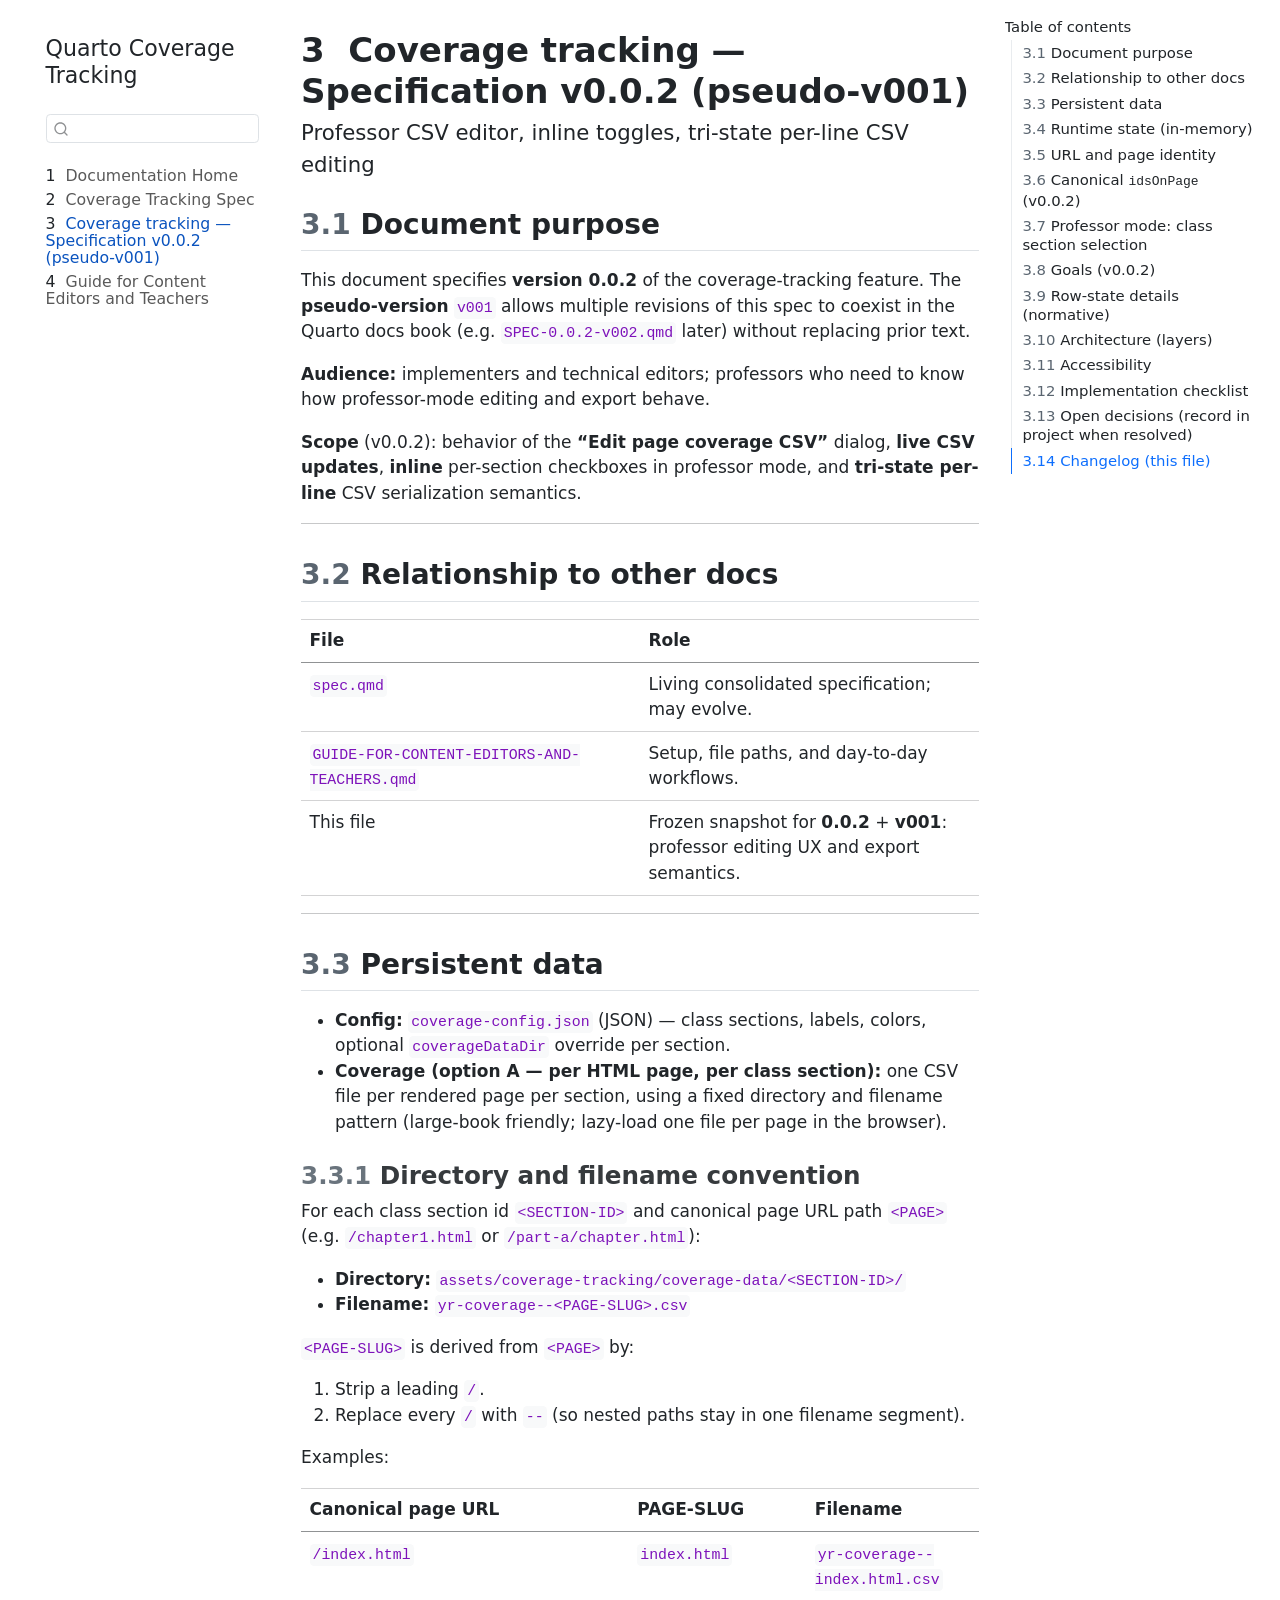
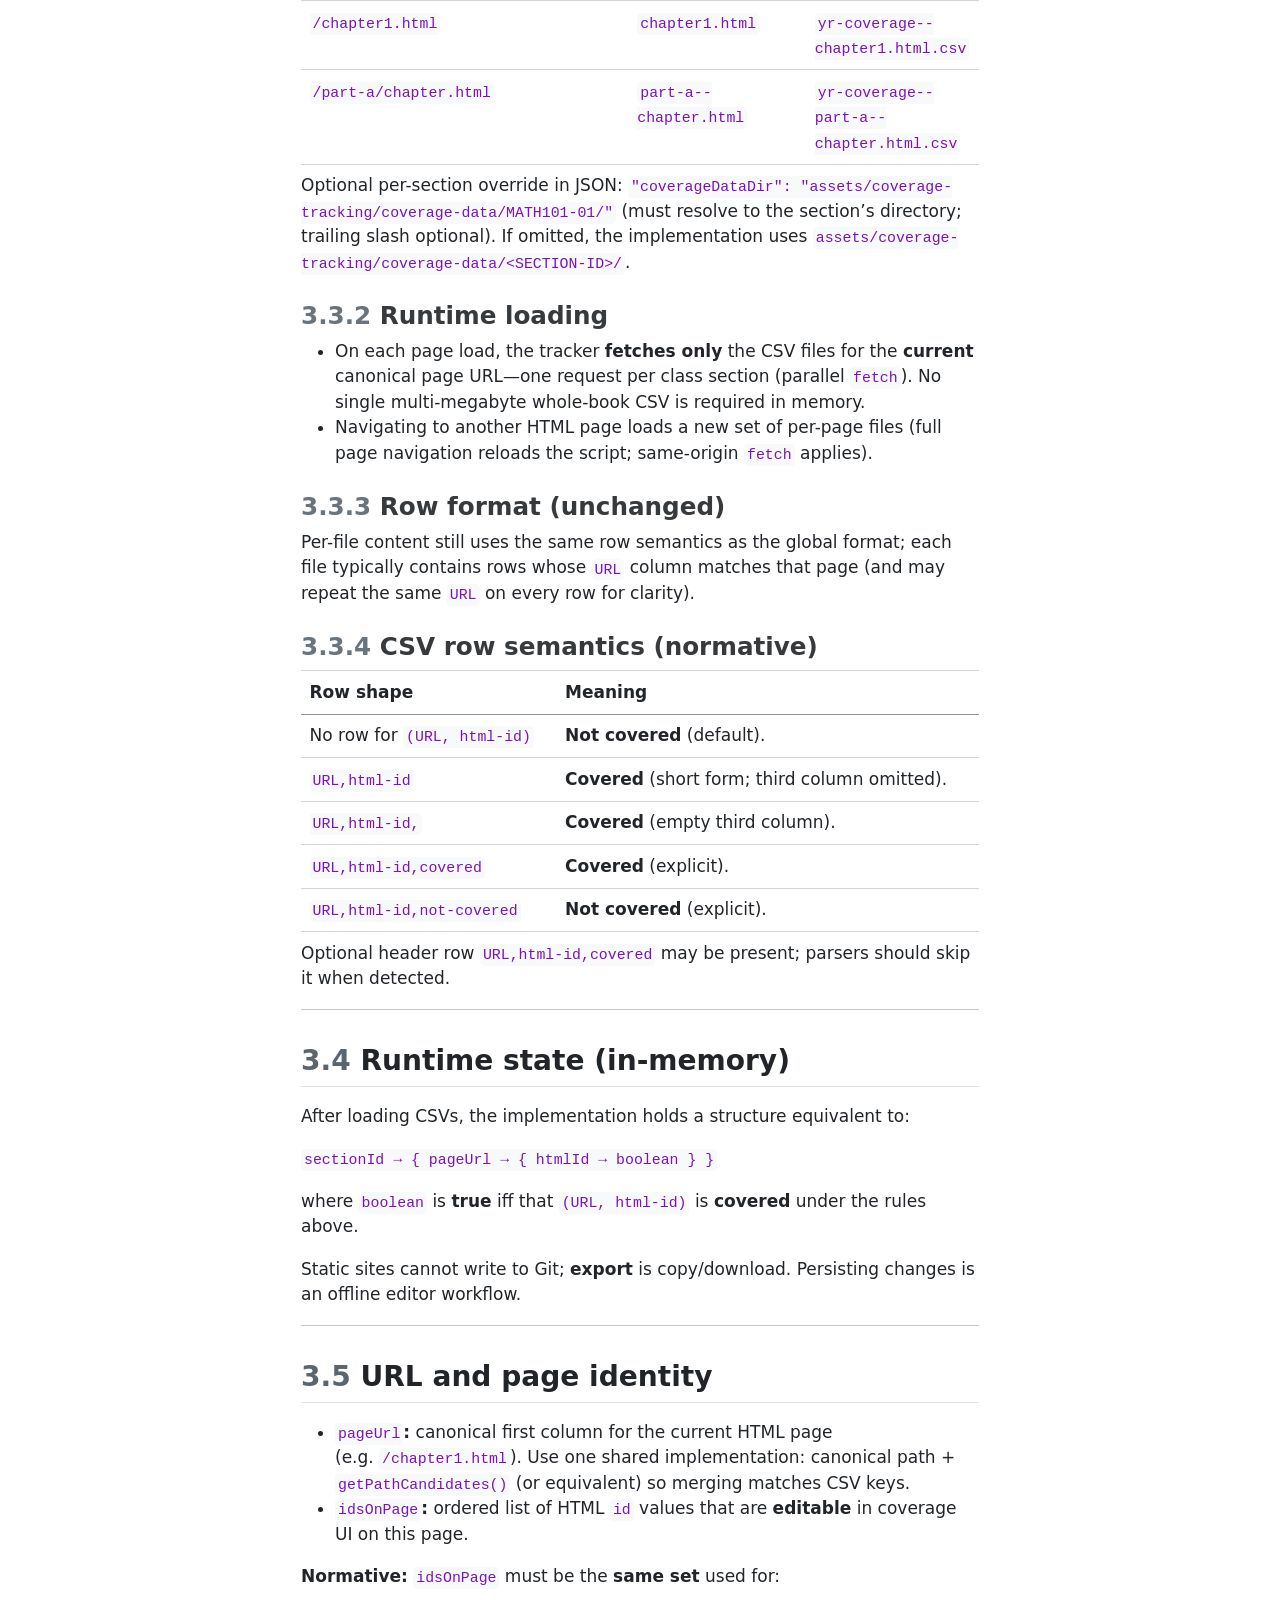
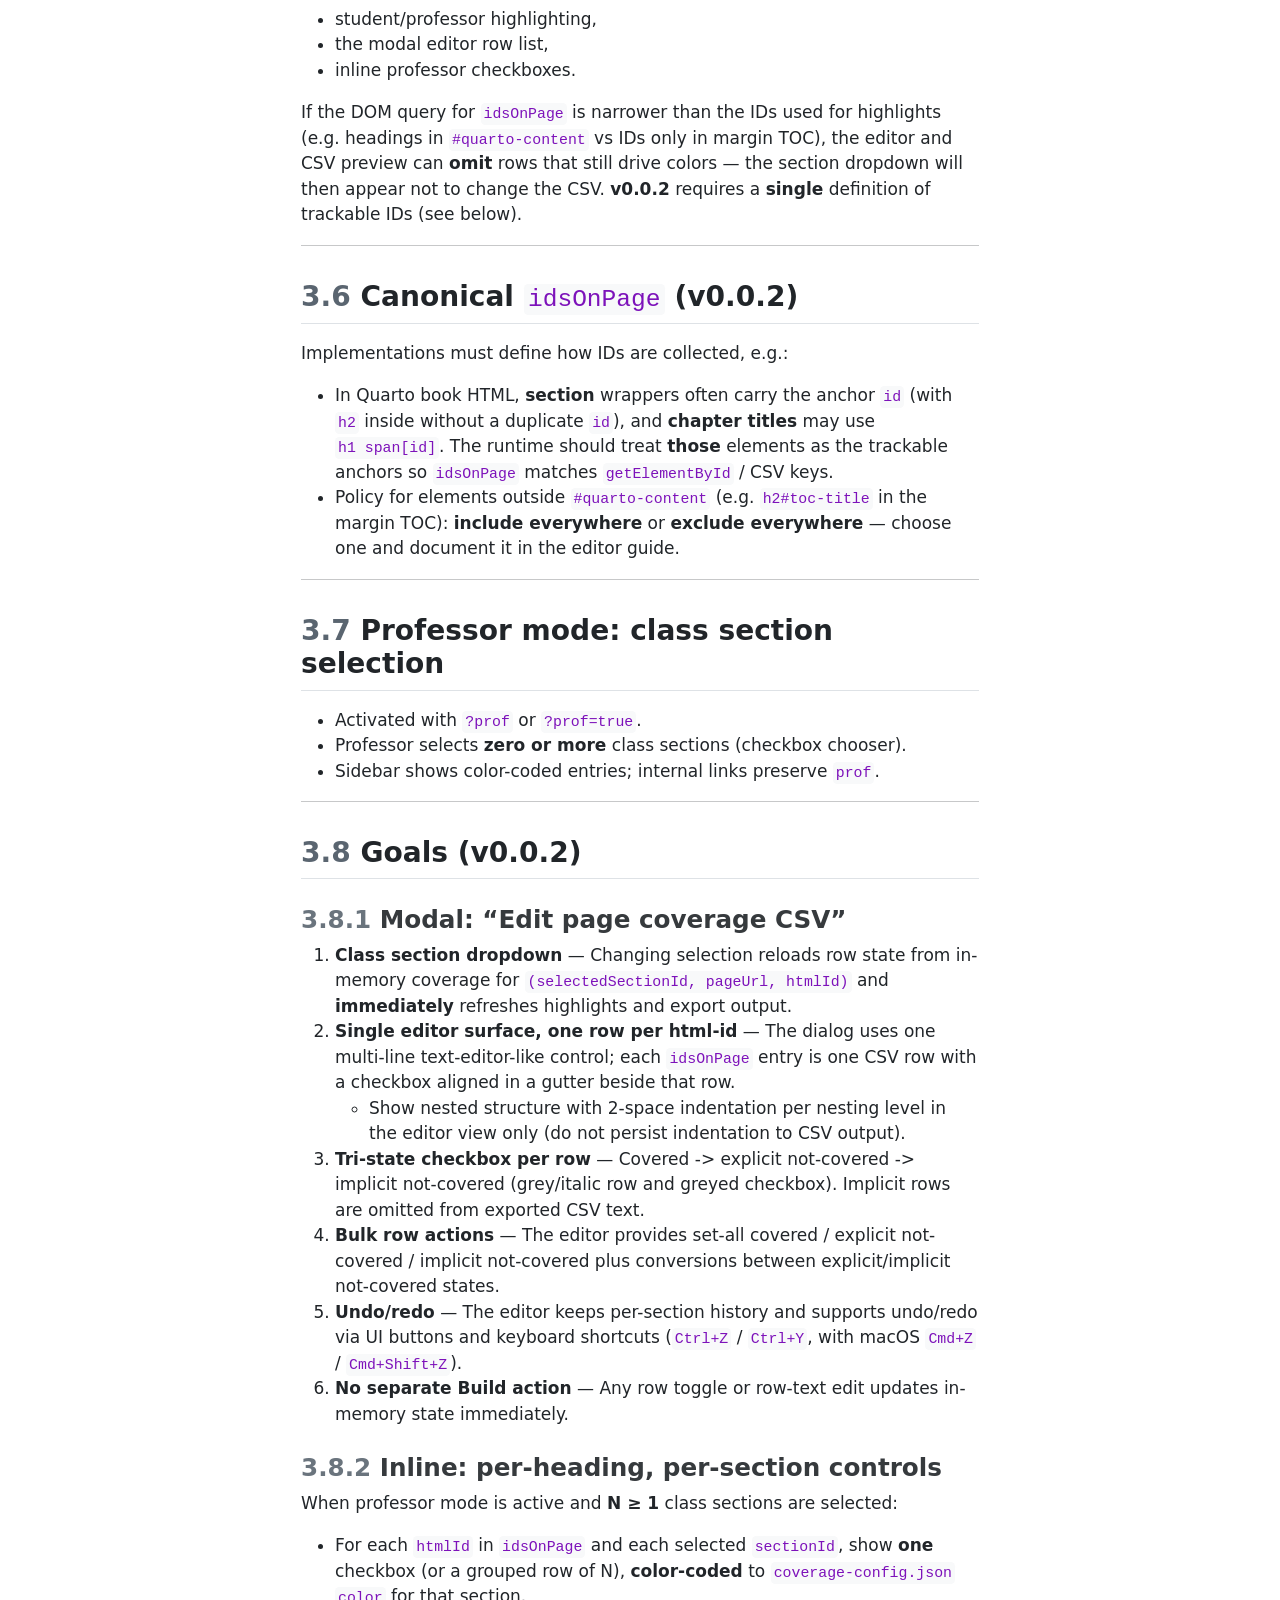
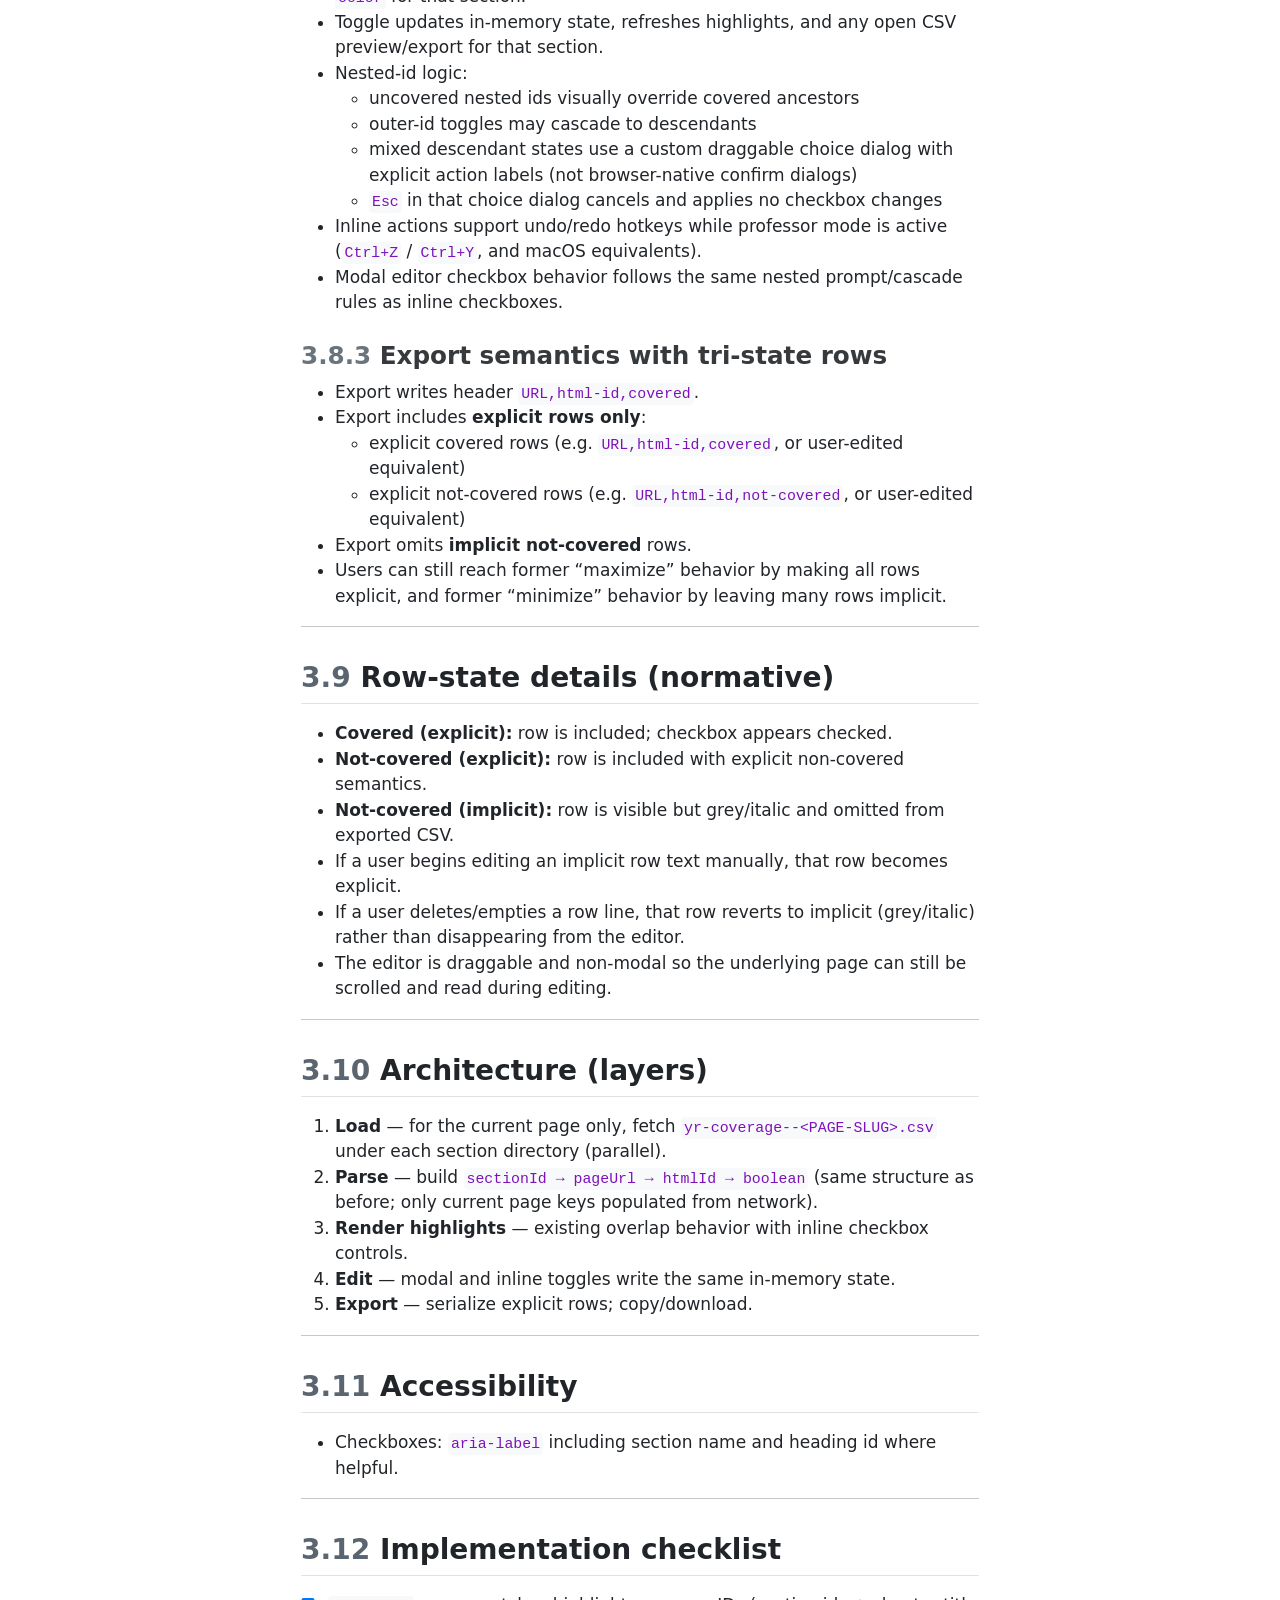
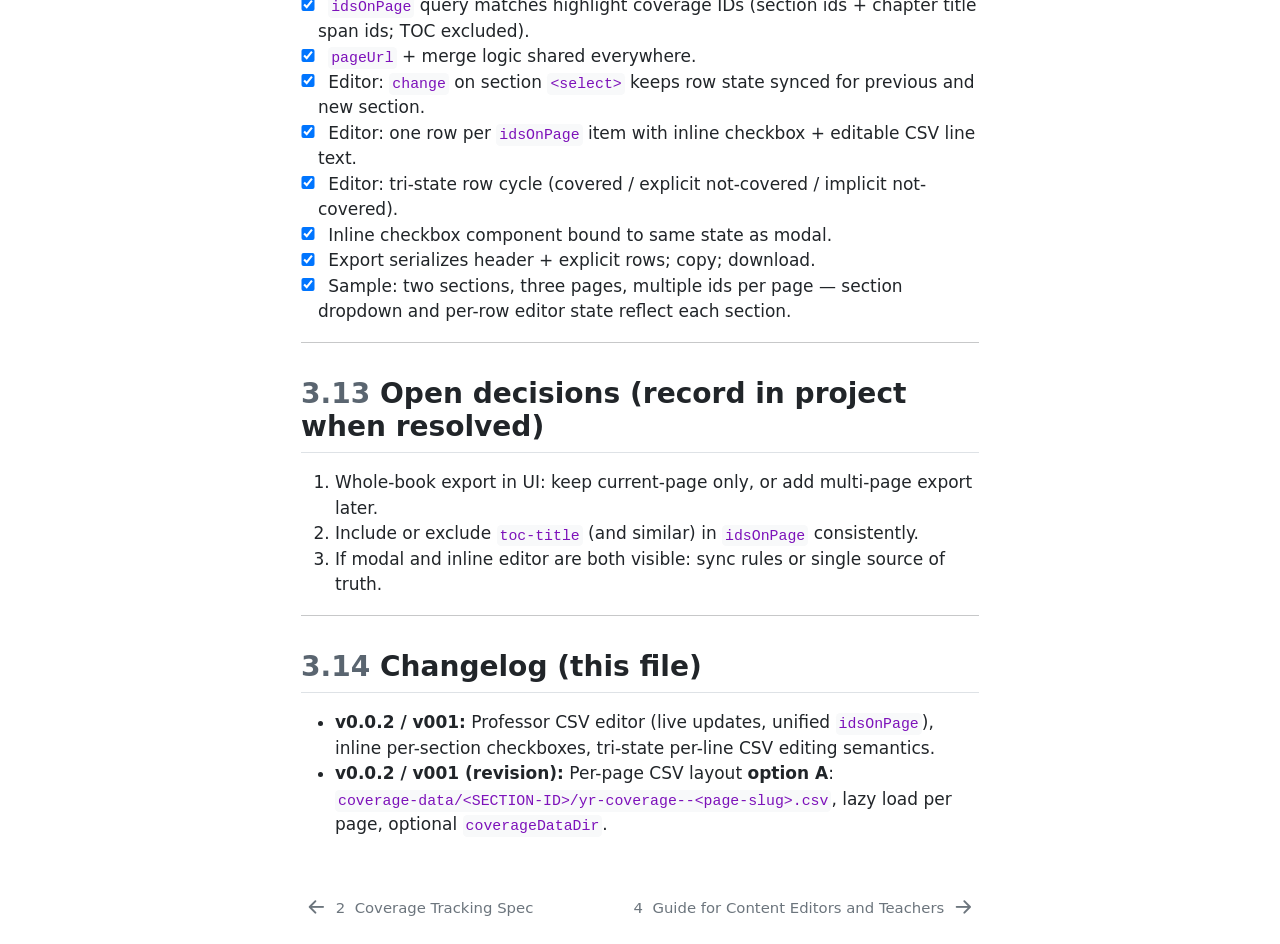
<file: docs/_book/SPEC-0.0.2-v001.html>
<!DOCTYPE html>
<html xmlns="http://www.w3.org/1999/xhtml" lang="en" xml:lang="en"><head>

<meta charset="utf-8">
<meta name="generator" content="quarto-1.7.33">

<meta name="viewport" content="width=device-width, initial-scale=1.0, user-scalable=yes">


<title>3&nbsp; Coverage tracking — Specification v0.0.2 (pseudo-v001) – Quarto Coverage Tracking</title>
<style>
code{white-space: pre-wrap;}
span.smallcaps{font-variant: small-caps;}
div.columns{display: flex; gap: min(4vw, 1.5em);}
div.column{flex: auto; overflow-x: auto;}
div.hanging-indent{margin-left: 1.5em; text-indent: -1.5em;}
ul.task-list{list-style: none;}
ul.task-list li input[type="checkbox"] {
  width: 0.8em;
  margin: 0 0.8em 0.2em -1em; /* quarto-specific, see https://github.com/quarto-dev/quarto-cli/issues/4556 */ 
  vertical-align: middle;
}
</style>


<script src="site_libs/quarto-nav/quarto-nav.js"></script>
<script src="site_libs/quarto-nav/headroom.min.js"></script>
<script src="site_libs/clipboard/clipboard.min.js"></script>
<script src="site_libs/quarto-search/autocomplete.umd.js"></script>
<script src="site_libs/quarto-search/fuse.min.js"></script>
<script src="site_libs/quarto-search/quarto-search.js"></script>
<meta name="quarto:offset" content="./">
<link href="./GUIDE-FOR-CONTENT-EDITORS-AND-TEACHERS.html" rel="next">
<link href="./spec.html" rel="prev">
<script src="site_libs/quarto-html/quarto.js" type="module"></script>
<script src="site_libs/quarto-html/tabsets/tabsets.js" type="module"></script>
<script src="site_libs/quarto-html/popper.min.js"></script>
<script src="site_libs/quarto-html/tippy.umd.min.js"></script>
<script src="site_libs/quarto-html/anchor.min.js"></script>
<link href="site_libs/quarto-html/tippy.css" rel="stylesheet">
<link href="site_libs/quarto-html/quarto-syntax-highlighting-ea385d0e468b0dd5ea5bf0780b1290d9.css" rel="stylesheet" id="quarto-text-highlighting-styles">
<script src="site_libs/bootstrap/bootstrap.min.js"></script>
<link href="site_libs/bootstrap/bootstrap-icons.css" rel="stylesheet">
<link href="site_libs/bootstrap/bootstrap-6f4b1f402eae9ee02f91586e947af111.min.css" rel="stylesheet" append-hash="true" id="quarto-bootstrap" data-mode="light">
<script id="quarto-search-options" type="application/json">{
  "location": "sidebar",
  "copy-button": false,
  "collapse-after": 3,
  "panel-placement": "start",
  "type": "textbox",
  "limit": 50,
  "keyboard-shortcut": [
    "f",
    "/",
    "s"
  ],
  "show-item-context": false,
  "language": {
    "search-no-results-text": "No results",
    "search-matching-documents-text": "matching documents",
    "search-copy-link-title": "Copy link to search",
    "search-hide-matches-text": "Hide additional matches",
    "search-more-match-text": "more match in this document",
    "search-more-matches-text": "more matches in this document",
    "search-clear-button-title": "Clear",
    "search-text-placeholder": "",
    "search-detached-cancel-button-title": "Cancel",
    "search-submit-button-title": "Submit",
    "search-label": "Search"
  }
}</script>


</head>

<body class="nav-sidebar floating quarto-light">

<div id="quarto-search-results"></div>
  <header id="quarto-header" class="headroom fixed-top">
  <nav class="quarto-secondary-nav">
    <div class="container-fluid d-flex">
      <button type="button" class="quarto-btn-toggle btn" data-bs-toggle="collapse" role="button" data-bs-target=".quarto-sidebar-collapse-item" aria-controls="quarto-sidebar" aria-expanded="false" aria-label="Toggle sidebar navigation" onclick="if (window.quartoToggleHeadroom) { window.quartoToggleHeadroom(); }">
        <i class="bi bi-layout-text-sidebar-reverse"></i>
      </button>
        <nav class="quarto-page-breadcrumbs" aria-label="breadcrumb"><ol class="breadcrumb"><li class="breadcrumb-item"><a href="./SPEC-0.0.2-v001.html"><span class="chapter-number">3</span>&nbsp; <span class="chapter-title">Coverage tracking — Specification v0.0.2 (pseudo-v001)</span></a></li></ol></nav>
        <a class="flex-grow-1" role="navigation" data-bs-toggle="collapse" data-bs-target=".quarto-sidebar-collapse-item" aria-controls="quarto-sidebar" aria-expanded="false" aria-label="Toggle sidebar navigation" onclick="if (window.quartoToggleHeadroom) { window.quartoToggleHeadroom(); }">      
        </a>
      <button type="button" class="btn quarto-search-button" aria-label="Search" onclick="window.quartoOpenSearch();">
        <i class="bi bi-search"></i>
      </button>
    </div>
  </nav>
</header>
<!-- content -->
<div id="quarto-content" class="quarto-container page-columns page-rows-contents page-layout-article">
<!-- sidebar -->
  <nav id="quarto-sidebar" class="sidebar collapse collapse-horizontal quarto-sidebar-collapse-item sidebar-navigation floating overflow-auto">
    <div class="pt-lg-2 mt-2 text-left sidebar-header">
    <div class="sidebar-title mb-0 py-0">
      <a href="./">Quarto Coverage Tracking</a> 
    </div>
      </div>
        <div class="mt-2 flex-shrink-0 align-items-center">
        <div class="sidebar-search">
        <div id="quarto-search" class="" title="Search"></div>
        </div>
        </div>
    <div class="sidebar-menu-container"> 
    <ul class="list-unstyled mt-1">
        <li class="sidebar-item">
  <div class="sidebar-item-container"> 
  <a href="./index.html" class="sidebar-item-text sidebar-link">
 <span class="menu-text"><span class="chapter-number">1</span>&nbsp; <span class="chapter-title">Documentation Home</span></span></a>
  </div>
</li>
        <li class="sidebar-item">
  <div class="sidebar-item-container"> 
  <a href="./spec.html" class="sidebar-item-text sidebar-link">
 <span class="menu-text"><span class="chapter-number">2</span>&nbsp; <span class="chapter-title">Coverage Tracking Spec</span></span></a>
  </div>
</li>
        <li class="sidebar-item">
  <div class="sidebar-item-container"> 
  <a href="./SPEC-0.0.2-v001.html" class="sidebar-item-text sidebar-link active">
 <span class="menu-text"><span class="chapter-number">3</span>&nbsp; <span class="chapter-title">Coverage tracking — Specification v0.0.2 (pseudo-v001)</span></span></a>
  </div>
</li>
        <li class="sidebar-item">
  <div class="sidebar-item-container"> 
  <a href="./GUIDE-FOR-CONTENT-EDITORS-AND-TEACHERS.html" class="sidebar-item-text sidebar-link">
 <span class="menu-text"><span class="chapter-number">4</span>&nbsp; <span class="chapter-title">Guide for Content Editors and Teachers</span></span></a>
  </div>
</li>
    </ul>
    </div>
</nav>
<div id="quarto-sidebar-glass" class="quarto-sidebar-collapse-item" data-bs-toggle="collapse" data-bs-target=".quarto-sidebar-collapse-item"></div>
<!-- margin-sidebar -->
    <div id="quarto-margin-sidebar" class="sidebar margin-sidebar">
        <nav id="TOC" role="doc-toc" class="toc-active">
    <h2 id="toc-title">Table of contents</h2>
   
  <ul>
  <li><a href="#document-purpose" id="toc-document-purpose" class="nav-link active" data-scroll-target="#document-purpose"><span class="header-section-number">3.1</span> Document purpose</a></li>
  <li><a href="#relationship-to-other-docs" id="toc-relationship-to-other-docs" class="nav-link" data-scroll-target="#relationship-to-other-docs"><span class="header-section-number">3.2</span> Relationship to other docs</a></li>
  <li><a href="#persistent-data" id="toc-persistent-data" class="nav-link" data-scroll-target="#persistent-data"><span class="header-section-number">3.3</span> Persistent data</a>
  <ul class="collapse">
  <li><a href="#directory-and-filename-convention" id="toc-directory-and-filename-convention" class="nav-link" data-scroll-target="#directory-and-filename-convention"><span class="header-section-number">3.3.1</span> Directory and filename convention</a></li>
  <li><a href="#runtime-loading" id="toc-runtime-loading" class="nav-link" data-scroll-target="#runtime-loading"><span class="header-section-number">3.3.2</span> Runtime loading</a></li>
  <li><a href="#row-format-unchanged" id="toc-row-format-unchanged" class="nav-link" data-scroll-target="#row-format-unchanged"><span class="header-section-number">3.3.3</span> Row format (unchanged)</a></li>
  <li><a href="#csv-row-semantics-normative" id="toc-csv-row-semantics-normative" class="nav-link" data-scroll-target="#csv-row-semantics-normative"><span class="header-section-number">3.3.4</span> CSV row semantics (normative)</a></li>
  </ul></li>
  <li><a href="#runtime-state-in-memory" id="toc-runtime-state-in-memory" class="nav-link" data-scroll-target="#runtime-state-in-memory"><span class="header-section-number">3.4</span> Runtime state (in-memory)</a></li>
  <li><a href="#url-and-page-identity" id="toc-url-and-page-identity" class="nav-link" data-scroll-target="#url-and-page-identity"><span class="header-section-number">3.5</span> URL and page identity</a></li>
  <li><a href="#canonical-idsonpage-v0.0.2" id="toc-canonical-idsonpage-v0.0.2" class="nav-link" data-scroll-target="#canonical-idsonpage-v0.0.2"><span class="header-section-number">3.6</span> Canonical <code>idsOnPage</code> (v0.0.2)</a></li>
  <li><a href="#professor-mode-class-section-selection" id="toc-professor-mode-class-section-selection" class="nav-link" data-scroll-target="#professor-mode-class-section-selection"><span class="header-section-number">3.7</span> Professor mode: class section selection</a></li>
  <li><a href="#goals-v0.0.2" id="toc-goals-v0.0.2" class="nav-link" data-scroll-target="#goals-v0.0.2"><span class="header-section-number">3.8</span> Goals (v0.0.2)</a>
  <ul class="collapse">
  <li><a href="#modal-edit-page-coverage-csv" id="toc-modal-edit-page-coverage-csv" class="nav-link" data-scroll-target="#modal-edit-page-coverage-csv"><span class="header-section-number">3.8.1</span> Modal: “Edit page coverage CSV”</a></li>
  <li><a href="#inline-per-heading-per-section-controls" id="toc-inline-per-heading-per-section-controls" class="nav-link" data-scroll-target="#inline-per-heading-per-section-controls"><span class="header-section-number">3.8.2</span> Inline: per-heading, per-section controls</a></li>
  <li><a href="#export-semantics-with-tri-state-rows" id="toc-export-semantics-with-tri-state-rows" class="nav-link" data-scroll-target="#export-semantics-with-tri-state-rows"><span class="header-section-number">3.8.3</span> Export semantics with tri-state rows</a></li>
  </ul></li>
  <li><a href="#row-state-details-normative" id="toc-row-state-details-normative" class="nav-link" data-scroll-target="#row-state-details-normative"><span class="header-section-number">3.9</span> Row-state details (normative)</a></li>
  <li><a href="#architecture-layers" id="toc-architecture-layers" class="nav-link" data-scroll-target="#architecture-layers"><span class="header-section-number">3.10</span> Architecture (layers)</a></li>
  <li><a href="#accessibility" id="toc-accessibility" class="nav-link" data-scroll-target="#accessibility"><span class="header-section-number">3.11</span> Accessibility</a></li>
  <li><a href="#implementation-checklist" id="toc-implementation-checklist" class="nav-link" data-scroll-target="#implementation-checklist"><span class="header-section-number">3.12</span> Implementation checklist</a></li>
  <li><a href="#open-decisions-record-in-project-when-resolved" id="toc-open-decisions-record-in-project-when-resolved" class="nav-link" data-scroll-target="#open-decisions-record-in-project-when-resolved"><span class="header-section-number">3.13</span> Open decisions (record in project when resolved)</a></li>
  <li><a href="#changelog-this-file" id="toc-changelog-this-file" class="nav-link" data-scroll-target="#changelog-this-file"><span class="header-section-number">3.14</span> Changelog (this file)</a></li>
  </ul>
</nav>
    </div>
<!-- main -->
<main class="content" id="quarto-document-content">

<header id="title-block-header" class="quarto-title-block default">
<div class="quarto-title">
<h1 class="title"><span class="chapter-number">3</span>&nbsp; <span class="chapter-title">Coverage tracking — Specification v0.0.2 (pseudo-v001)</span></h1>
<p class="subtitle lead">Professor CSV editor, inline toggles, tri-state per-line CSV editing</p>
</div>



<div class="quarto-title-meta">

    
  
    
  </div>
  


</header>


<section id="document-purpose" class="level2" data-number="3.1">
<h2 data-number="3.1" class="anchored" data-anchor-id="document-purpose"><span class="header-section-number">3.1</span> Document purpose</h2>
<p>This document specifies <strong>version 0.0.2</strong> of the coverage-tracking feature. The <strong>pseudo-version</strong> <code>v001</code> allows multiple revisions of this spec to coexist in the Quarto docs book (e.g.&nbsp;<code>SPEC-0.0.2-v002.qmd</code> later) without replacing prior text.</p>
<p><strong>Audience:</strong> implementers and technical editors; professors who need to know how professor-mode editing and export behave.</p>
<p><strong>Scope</strong> (v0.0.2): behavior of the <strong>“Edit page coverage CSV”</strong> dialog, <strong>live CSV updates</strong>, <strong>inline</strong> per-section checkboxes in professor mode, and <strong>tri-state per-line</strong> CSV serialization semantics.</p>
<hr>
</section>
<section id="relationship-to-other-docs" class="level2" data-number="3.2">
<h2 data-number="3.2" class="anchored" data-anchor-id="relationship-to-other-docs"><span class="header-section-number">3.2</span> Relationship to other docs</h2>
<table class="caption-top table">
<colgroup>
<col style="width: 50%">
<col style="width: 50%">
</colgroup>
<thead>
<tr class="header">
<th>File</th>
<th>Role</th>
</tr>
</thead>
<tbody>
<tr class="odd">
<td><code>spec.qmd</code></td>
<td>Living consolidated specification; may evolve.</td>
</tr>
<tr class="even">
<td><code>GUIDE-FOR-CONTENT-EDITORS-AND-TEACHERS.qmd</code></td>
<td>Setup, file paths, and day-to-day workflows.</td>
</tr>
<tr class="odd">
<td>This file</td>
<td>Frozen snapshot for <strong>0.0.2</strong> + <strong>v001</strong>: professor editing UX and export semantics.</td>
</tr>
</tbody>
</table>
<hr>
</section>
<section id="persistent-data" class="level2" data-number="3.3">
<h2 data-number="3.3" class="anchored" data-anchor-id="persistent-data"><span class="header-section-number">3.3</span> Persistent data</h2>
<ul>
<li><strong>Config:</strong> <code>coverage-config.json</code> (JSON) — class sections, labels, colors, optional <code>coverageDataDir</code> override per section.</li>
<li><strong>Coverage (option A — per HTML page, per class section):</strong> one CSV file per rendered page per section, using a fixed directory and filename pattern (large-book friendly; lazy-load one file per page in the browser).</li>
</ul>
<section id="directory-and-filename-convention" class="level3" data-number="3.3.1">
<h3 data-number="3.3.1" class="anchored" data-anchor-id="directory-and-filename-convention"><span class="header-section-number">3.3.1</span> Directory and filename convention</h3>
<p>For each class section id <code>&lt;SECTION-ID&gt;</code> and canonical page URL path <code>&lt;PAGE&gt;</code> (e.g.&nbsp;<code>/chapter1.html</code> or <code>/part-a/chapter.html</code>):</p>
<ul>
<li><strong>Directory:</strong> <code>assets/coverage-tracking/coverage-data/&lt;SECTION-ID&gt;/</code></li>
<li><strong>Filename:</strong> <code>yr-coverage--&lt;PAGE-SLUG&gt;.csv</code></li>
</ul>
<p><strong><code>&lt;PAGE-SLUG&gt;</code></strong> is derived from <code>&lt;PAGE&gt;</code> by:</p>
<ol type="1">
<li>Strip a leading <code>/</code>.</li>
<li>Replace every <code>/</code> with <code>--</code> (so nested paths stay in one filename segment).</li>
</ol>
<p>Examples:</p>
<table class="caption-top table">
<colgroup>
<col style="width: 48%">
<col style="width: 26%">
<col style="width: 24%">
</colgroup>
<thead>
<tr class="header">
<th>Canonical page URL</th>
<th>PAGE-SLUG</th>
<th>Filename</th>
</tr>
</thead>
<tbody>
<tr class="odd">
<td><code>/index.html</code></td>
<td><code>index.html</code></td>
<td><code>yr-coverage--index.html.csv</code></td>
</tr>
<tr class="even">
<td><code>/chapter1.html</code></td>
<td><code>chapter1.html</code></td>
<td><code>yr-coverage--chapter1.html.csv</code></td>
</tr>
<tr class="odd">
<td><code>/part-a/chapter.html</code></td>
<td><code>part-a--chapter.html</code></td>
<td><code>yr-coverage--part-a--chapter.html.csv</code></td>
</tr>
</tbody>
</table>
<p>Optional per-section override in JSON: <code>"coverageDataDir": "assets/coverage-tracking/coverage-data/MATH101-01/"</code> (must resolve to the section’s directory; trailing slash optional). If omitted, the implementation uses <code>assets/coverage-tracking/coverage-data/&lt;SECTION-ID&gt;/</code>.</p>
</section>
<section id="runtime-loading" class="level3" data-number="3.3.2">
<h3 data-number="3.3.2" class="anchored" data-anchor-id="runtime-loading"><span class="header-section-number">3.3.2</span> Runtime loading</h3>
<ul>
<li>On each page load, the tracker <strong>fetches only</strong> the CSV files for the <strong>current</strong> canonical page URL—one request per class section (parallel <code>fetch</code>). No single multi-megabyte whole-book CSV is required in memory.</li>
<li>Navigating to another HTML page loads a new set of per-page files (full page navigation reloads the script; same-origin <code>fetch</code> applies).</li>
</ul>
</section>
<section id="row-format-unchanged" class="level3" data-number="3.3.3">
<h3 data-number="3.3.3" class="anchored" data-anchor-id="row-format-unchanged"><span class="header-section-number">3.3.3</span> Row format (unchanged)</h3>
<p>Per-file content still uses the same row semantics as the global format; each file typically contains rows whose <code>URL</code> column matches that page (and may repeat the same <code>URL</code> on every row for clarity).</p>
</section>
<section id="csv-row-semantics-normative" class="level3" data-number="3.3.4">
<h3 data-number="3.3.4" class="anchored" data-anchor-id="csv-row-semantics-normative"><span class="header-section-number">3.3.4</span> CSV row semantics (normative)</h3>
<table class="caption-top table">
<thead>
<tr class="header">
<th>Row shape</th>
<th>Meaning</th>
</tr>
</thead>
<tbody>
<tr class="odd">
<td>No row for <code>(URL, html-id)</code></td>
<td><strong>Not covered</strong> (default).</td>
</tr>
<tr class="even">
<td><code>URL,html-id</code></td>
<td><strong>Covered</strong> (short form; third column omitted).</td>
</tr>
<tr class="odd">
<td><code>URL,html-id,</code></td>
<td><strong>Covered</strong> (empty third column).</td>
</tr>
<tr class="even">
<td><code>URL,html-id,covered</code></td>
<td><strong>Covered</strong> (explicit).</td>
</tr>
<tr class="odd">
<td><code>URL,html-id,not-covered</code></td>
<td><strong>Not covered</strong> (explicit).</td>
</tr>
</tbody>
</table>
<p>Optional header row <code>URL,html-id,covered</code> may be present; parsers should skip it when detected.</p>
<hr>
</section>
</section>
<section id="runtime-state-in-memory" class="level2" data-number="3.4">
<h2 data-number="3.4" class="anchored" data-anchor-id="runtime-state-in-memory"><span class="header-section-number">3.4</span> Runtime state (in-memory)</h2>
<p>After loading CSVs, the implementation holds a structure equivalent to:</p>
<p><code>sectionId → { pageUrl → { htmlId → boolean } }</code></p>
<p>where <code>boolean</code> is <strong>true</strong> iff that <code>(URL, html-id)</code> is <strong>covered</strong> under the rules above.</p>
<p>Static sites cannot write to Git; <strong>export</strong> is copy/download. Persisting changes is an offline editor workflow.</p>
<hr>
</section>
<section id="url-and-page-identity" class="level2" data-number="3.5">
<h2 data-number="3.5" class="anchored" data-anchor-id="url-and-page-identity"><span class="header-section-number">3.5</span> URL and page identity</h2>
<ul>
<li><strong><code>pageUrl</code>:</strong> canonical first column for the current HTML page (e.g.&nbsp;<code>/chapter1.html</code>). Use one shared implementation: canonical path + <code>getPathCandidates()</code> (or equivalent) so merging matches CSV keys.</li>
<li><strong><code>idsOnPage</code>:</strong> ordered list of HTML <code>id</code> values that are <strong>editable</strong> in coverage UI on this page.</li>
</ul>
<p><strong>Normative:</strong> <code>idsOnPage</code> must be the <strong>same set</strong> used for:</p>
<ul>
<li>student/professor highlighting,</li>
<li>the modal editor row list,</li>
<li>inline professor checkboxes.</li>
</ul>
<p>If the DOM query for <code>idsOnPage</code> is narrower than the IDs used for highlights (e.g.&nbsp;headings in <code>#quarto-content</code> vs IDs only in margin TOC), the editor and CSV preview can <strong>omit</strong> rows that still drive colors — the section dropdown will then appear not to change the CSV. <strong>v0.0.2</strong> requires a <strong>single</strong> definition of trackable IDs (see below).</p>
<hr>
</section>
<section id="canonical-idsonpage-v0.0.2" class="level2" data-number="3.6">
<h2 data-number="3.6" class="anchored" data-anchor-id="canonical-idsonpage-v0.0.2"><span class="header-section-number">3.6</span> Canonical <code>idsOnPage</code> (v0.0.2)</h2>
<p>Implementations must define how IDs are collected, e.g.:</p>
<ul>
<li>In Quarto book HTML, <strong>section</strong> wrappers often carry the anchor <code>id</code> (with <code>h2</code> inside without a duplicate <code>id</code>), and <strong>chapter titles</strong> may use <code>h1 span[id]</code>. The runtime should treat <strong>those</strong> elements as the trackable anchors so <code>idsOnPage</code> matches <code>getElementById</code> / CSV keys.</li>
<li>Policy for elements outside <code>#quarto-content</code> (e.g.&nbsp;<code>h2#toc-title</code> in the margin TOC): <strong>include everywhere</strong> or <strong>exclude everywhere</strong> — choose one and document it in the editor guide.</li>
</ul>
<hr>
</section>
<section id="professor-mode-class-section-selection" class="level2" data-number="3.7">
<h2 data-number="3.7" class="anchored" data-anchor-id="professor-mode-class-section-selection"><span class="header-section-number">3.7</span> Professor mode: class section selection</h2>
<ul>
<li>Activated with <code>?prof</code> or <code>?prof=true</code>.</li>
<li>Professor selects <strong>zero or more</strong> class sections (checkbox chooser).</li>
<li>Sidebar shows color-coded entries; internal links preserve <code>prof</code>.</li>
</ul>
<hr>
</section>
<section id="goals-v0.0.2" class="level2" data-number="3.8">
<h2 data-number="3.8" class="anchored" data-anchor-id="goals-v0.0.2"><span class="header-section-number">3.8</span> Goals (v0.0.2)</h2>
<section id="modal-edit-page-coverage-csv" class="level3" data-number="3.8.1">
<h3 data-number="3.8.1" class="anchored" data-anchor-id="modal-edit-page-coverage-csv"><span class="header-section-number">3.8.1</span> Modal: “Edit page coverage CSV”</h3>
<ol type="1">
<li><strong>Class section dropdown</strong> — Changing selection reloads row state from in-memory coverage for <code>(selectedSectionId, pageUrl, htmlId)</code> and <strong>immediately</strong> refreshes highlights and export output.</li>
<li><strong>Single editor surface, one row per html-id</strong> — The dialog uses one multi-line text-editor-like control; each <code>idsOnPage</code> entry is one CSV row with a checkbox aligned in a gutter beside that row.
<ul>
<li>Show nested structure with 2-space indentation per nesting level in the editor view only (do not persist indentation to CSV output).</li>
</ul></li>
<li><strong>Tri-state checkbox per row</strong> — Covered -&gt; explicit not-covered -&gt; implicit not-covered (grey/italic row and greyed checkbox). Implicit rows are omitted from exported CSV text.</li>
<li><strong>Bulk row actions</strong> — The editor provides set-all covered / explicit not-covered / implicit not-covered plus conversions between explicit/implicit not-covered states.</li>
<li><strong>Undo/redo</strong> — The editor keeps per-section history and supports undo/redo via UI buttons and keyboard shortcuts (<code>Ctrl+Z</code> / <code>Ctrl+Y</code>, with macOS <code>Cmd+Z</code> / <code>Cmd+Shift+Z</code>).</li>
<li><strong>No separate Build action</strong> — Any row toggle or row-text edit updates in-memory state immediately.</li>
</ol>
</section>
<section id="inline-per-heading-per-section-controls" class="level3" data-number="3.8.2">
<h3 data-number="3.8.2" class="anchored" data-anchor-id="inline-per-heading-per-section-controls"><span class="header-section-number">3.8.2</span> Inline: per-heading, per-section controls</h3>
<p>When professor mode is active and <strong>N ≥ 1</strong> class sections are selected:</p>
<ul>
<li>For each <code>htmlId</code> in <code>idsOnPage</code> and each selected <code>sectionId</code>, show <strong>one</strong> checkbox (or a grouped row of N), <strong>color-coded</strong> to <code>coverage-config.json</code> <code>color</code> for that section.</li>
<li>Toggle updates in-memory state, refreshes highlights, and any open CSV preview/export for that section.</li>
<li>Nested-id logic:
<ul>
<li>uncovered nested ids visually override covered ancestors</li>
<li>outer-id toggles may cascade to descendants</li>
<li>mixed descendant states use a custom draggable choice dialog with explicit action labels (not browser-native confirm dialogs)</li>
<li><code>Esc</code> in that choice dialog cancels and applies no checkbox changes</li>
</ul></li>
<li>Inline actions support undo/redo hotkeys while professor mode is active (<code>Ctrl+Z</code> / <code>Ctrl+Y</code>, and macOS equivalents).</li>
<li>Modal editor checkbox behavior follows the same nested prompt/cascade rules as inline checkboxes.</li>
</ul>
</section>
<section id="export-semantics-with-tri-state-rows" class="level3" data-number="3.8.3">
<h3 data-number="3.8.3" class="anchored" data-anchor-id="export-semantics-with-tri-state-rows"><span class="header-section-number">3.8.3</span> Export semantics with tri-state rows</h3>
<ul>
<li>Export writes header <code>URL,html-id,covered</code>.</li>
<li>Export includes <strong>explicit rows only</strong>:
<ul>
<li>explicit covered rows (e.g.&nbsp;<code>URL,html-id,covered</code>, or user-edited equivalent)</li>
<li>explicit not-covered rows (e.g.&nbsp;<code>URL,html-id,not-covered</code>, or user-edited equivalent)</li>
</ul></li>
<li>Export omits <strong>implicit not-covered</strong> rows.</li>
<li>Users can still reach former “maximize” behavior by making all rows explicit, and former “minimize” behavior by leaving many rows implicit.</li>
</ul>
<hr>
</section>
</section>
<section id="row-state-details-normative" class="level2" data-number="3.9">
<h2 data-number="3.9" class="anchored" data-anchor-id="row-state-details-normative"><span class="header-section-number">3.9</span> Row-state details (normative)</h2>
<ul>
<li><strong>Covered (explicit):</strong> row is included; checkbox appears checked.</li>
<li><strong>Not-covered (explicit):</strong> row is included with explicit non-covered semantics.</li>
<li><strong>Not-covered (implicit):</strong> row is visible but grey/italic and omitted from exported CSV.</li>
<li>If a user begins editing an implicit row text manually, that row becomes explicit.</li>
<li>If a user deletes/empties a row line, that row reverts to implicit (grey/italic) rather than disappearing from the editor.</li>
<li>The editor is draggable and non-modal so the underlying page can still be scrolled and read during editing.</li>
</ul>
<hr>
</section>
<section id="architecture-layers" class="level2" data-number="3.10">
<h2 data-number="3.10" class="anchored" data-anchor-id="architecture-layers"><span class="header-section-number">3.10</span> Architecture (layers)</h2>
<ol type="1">
<li><strong>Load</strong> — for the current page only, fetch <code>yr-coverage--&lt;PAGE-SLUG&gt;.csv</code> under each section directory (parallel).</li>
<li><strong>Parse</strong> — build <code>sectionId → pageUrl → htmlId → boolean</code> (same structure as before; only current page keys populated from network).</li>
<li><strong>Render highlights</strong> — existing overlap behavior with inline checkbox controls.</li>
<li><strong>Edit</strong> — modal and inline toggles write the same in-memory state.</li>
<li><strong>Export</strong> — serialize explicit rows; copy/download.</li>
</ol>
<hr>
</section>
<section id="accessibility" class="level2" data-number="3.11">
<h2 data-number="3.11" class="anchored" data-anchor-id="accessibility"><span class="header-section-number">3.11</span> Accessibility</h2>
<ul>
<li>Checkboxes: <code>aria-label</code> including section name and heading id where helpful.</li>
</ul>
<hr>
</section>
<section id="implementation-checklist" class="level2" data-number="3.12">
<h2 data-number="3.12" class="anchored" data-anchor-id="implementation-checklist"><span class="header-section-number">3.12</span> Implementation checklist</h2>
<ul class="task-list">
<li><label><input type="checkbox" checked=""><code>idsOnPage</code> query matches highlight coverage IDs (section ids + chapter title span ids; TOC excluded).</label></li>
<li><label><input type="checkbox" checked=""><code>pageUrl</code> + merge logic shared everywhere.</label></li>
<li><label><input type="checkbox" checked="">Editor: <code>change</code> on section <code>&lt;select&gt;</code> keeps row state synced for previous and new section.</label></li>
<li><label><input type="checkbox" checked="">Editor: one row per <code>idsOnPage</code> item with inline checkbox + editable CSV line text.</label></li>
<li><label><input type="checkbox" checked="">Editor: tri-state row cycle (covered / explicit not-covered / implicit not-covered).</label></li>
<li><label><input type="checkbox" checked="">Inline checkbox component bound to same state as modal.</label></li>
<li><label><input type="checkbox" checked="">Export serializes header + explicit rows; copy; download.</label></li>
<li><label><input type="checkbox" checked="">Sample: two sections, three pages, multiple ids per page — section dropdown and per-row editor state reflect each section.</label></li>
</ul>
<hr>
</section>
<section id="open-decisions-record-in-project-when-resolved" class="level2" data-number="3.13">
<h2 data-number="3.13" class="anchored" data-anchor-id="open-decisions-record-in-project-when-resolved"><span class="header-section-number">3.13</span> Open decisions (record in project when resolved)</h2>
<ol type="1">
<li>Whole-book export in UI: keep current-page only, or add multi-page export later.</li>
<li>Include or exclude <code>toc-title</code> (and similar) in <code>idsOnPage</code> consistently.</li>
<li>If modal and inline editor are both visible: sync rules or single source of truth.</li>
</ol>
<hr>
</section>
<section id="changelog-this-file" class="level2" data-number="3.14">
<h2 data-number="3.14" class="anchored" data-anchor-id="changelog-this-file"><span class="header-section-number">3.14</span> Changelog (this file)</h2>
<ul>
<li><strong>v0.0.2 / v001:</strong> Professor CSV editor (live updates, unified <code>idsOnPage</code>), inline per-section checkboxes, tri-state per-line CSV editing semantics.</li>
<li><strong>v0.0.2 / v001 (revision):</strong> Per-page CSV layout <strong>option A</strong>: <code>coverage-data/&lt;SECTION-ID&gt;/yr-coverage--&lt;page-slug&gt;.csv</code>, lazy load per page, optional <code>coverageDataDir</code>.</li>
</ul>


</section>

</main> <!-- /main -->
<script id="quarto-html-after-body" type="application/javascript">
  window.document.addEventListener("DOMContentLoaded", function (event) {
    const icon = "";
    const anchorJS = new window.AnchorJS();
    anchorJS.options = {
      placement: 'right',
      icon: icon
    };
    anchorJS.add('.anchored');
    const isCodeAnnotation = (el) => {
      for (const clz of el.classList) {
        if (clz.startsWith('code-annotation-')) {                     
          return true;
        }
      }
      return false;
    }
    const onCopySuccess = function(e) {
      // button target
      const button = e.trigger;
      // don't keep focus
      button.blur();
      // flash "checked"
      button.classList.add('code-copy-button-checked');
      var currentTitle = button.getAttribute("title");
      button.setAttribute("title", "Copied!");
      let tooltip;
      if (window.bootstrap) {
        button.setAttribute("data-bs-toggle", "tooltip");
        button.setAttribute("data-bs-placement", "left");
        button.setAttribute("data-bs-title", "Copied!");
        tooltip = new bootstrap.Tooltip(button, 
          { trigger: "manual", 
            customClass: "code-copy-button-tooltip",
            offset: [0, -8]});
        tooltip.show();    
      }
      setTimeout(function() {
        if (tooltip) {
          tooltip.hide();
          button.removeAttribute("data-bs-title");
          button.removeAttribute("data-bs-toggle");
          button.removeAttribute("data-bs-placement");
        }
        button.setAttribute("title", currentTitle);
        button.classList.remove('code-copy-button-checked');
      }, 1000);
      // clear code selection
      e.clearSelection();
    }
    const getTextToCopy = function(trigger) {
        const codeEl = trigger.previousElementSibling.cloneNode(true);
        for (const childEl of codeEl.children) {
          if (isCodeAnnotation(childEl)) {
            childEl.remove();
          }
        }
        return codeEl.innerText;
    }
    const clipboard = new window.ClipboardJS('.code-copy-button:not([data-in-quarto-modal])', {
      text: getTextToCopy
    });
    clipboard.on('success', onCopySuccess);
    if (window.document.getElementById('quarto-embedded-source-code-modal')) {
      const clipboardModal = new window.ClipboardJS('.code-copy-button[data-in-quarto-modal]', {
        text: getTextToCopy,
        container: window.document.getElementById('quarto-embedded-source-code-modal')
      });
      clipboardModal.on('success', onCopySuccess);
    }
      var localhostRegex = new RegExp(/^(?:http|https):\/\/localhost\:?[0-9]*\//);
      var mailtoRegex = new RegExp(/^mailto:/);
        var filterRegex = new RegExp('/' + window.location.host + '/');
      var isInternal = (href) => {
          return filterRegex.test(href) || localhostRegex.test(href) || mailtoRegex.test(href);
      }
      // Inspect non-navigation links and adorn them if external
     var links = window.document.querySelectorAll('a[href]:not(.nav-link):not(.navbar-brand):not(.toc-action):not(.sidebar-link):not(.sidebar-item-toggle):not(.pagination-link):not(.no-external):not([aria-hidden]):not(.dropdown-item):not(.quarto-navigation-tool):not(.about-link)');
      for (var i=0; i<links.length; i++) {
        const link = links[i];
        if (!isInternal(link.href)) {
          // undo the damage that might have been done by quarto-nav.js in the case of
          // links that we want to consider external
          if (link.dataset.originalHref !== undefined) {
            link.href = link.dataset.originalHref;
          }
        }
      }
    function tippyHover(el, contentFn, onTriggerFn, onUntriggerFn) {
      const config = {
        allowHTML: true,
        maxWidth: 500,
        delay: 100,
        arrow: false,
        appendTo: function(el) {
            return el.parentElement;
        },
        interactive: true,
        interactiveBorder: 10,
        theme: 'quarto',
        placement: 'bottom-start',
      };
      if (contentFn) {
        config.content = contentFn;
      }
      if (onTriggerFn) {
        config.onTrigger = onTriggerFn;
      }
      if (onUntriggerFn) {
        config.onUntrigger = onUntriggerFn;
      }
      window.tippy(el, config); 
    }
    const noterefs = window.document.querySelectorAll('a[role="doc-noteref"]');
    for (var i=0; i<noterefs.length; i++) {
      const ref = noterefs[i];
      tippyHover(ref, function() {
        // use id or data attribute instead here
        let href = ref.getAttribute('data-footnote-href') || ref.getAttribute('href');
        try { href = new URL(href).hash; } catch {}
        const id = href.replace(/^#\/?/, "");
        const note = window.document.getElementById(id);
        if (note) {
          return note.innerHTML;
        } else {
          return "";
        }
      });
    }
    const xrefs = window.document.querySelectorAll('a.quarto-xref');
    const processXRef = (id, note) => {
      // Strip column container classes
      const stripColumnClz = (el) => {
        el.classList.remove("page-full", "page-columns");
        if (el.children) {
          for (const child of el.children) {
            stripColumnClz(child);
          }
        }
      }
      stripColumnClz(note)
      if (id === null || id.startsWith('sec-')) {
        // Special case sections, only their first couple elements
        const container = document.createElement("div");
        if (note.children && note.children.length > 2) {
          container.appendChild(note.children[0].cloneNode(true));
          for (let i = 1; i < note.children.length; i++) {
            const child = note.children[i];
            if (child.tagName === "P" && child.innerText === "") {
              continue;
            } else {
              container.appendChild(child.cloneNode(true));
              break;
            }
          }
          if (window.Quarto?.typesetMath) {
            window.Quarto.typesetMath(container);
          }
          return container.innerHTML
        } else {
          if (window.Quarto?.typesetMath) {
            window.Quarto.typesetMath(note);
          }
          return note.innerHTML;
        }
      } else {
        // Remove any anchor links if they are present
        const anchorLink = note.querySelector('a.anchorjs-link');
        if (anchorLink) {
          anchorLink.remove();
        }
        if (window.Quarto?.typesetMath) {
          window.Quarto.typesetMath(note);
        }
        if (note.classList.contains("callout")) {
          return note.outerHTML;
        } else {
          return note.innerHTML;
        }
      }
    }
    for (var i=0; i<xrefs.length; i++) {
      const xref = xrefs[i];
      tippyHover(xref, undefined, function(instance) {
        instance.disable();
        let url = xref.getAttribute('href');
        let hash = undefined; 
        if (url.startsWith('#')) {
          hash = url;
        } else {
          try { hash = new URL(url).hash; } catch {}
        }
        if (hash) {
          const id = hash.replace(/^#\/?/, "");
          const note = window.document.getElementById(id);
          if (note !== null) {
            try {
              const html = processXRef(id, note.cloneNode(true));
              instance.setContent(html);
            } finally {
              instance.enable();
              instance.show();
            }
          } else {
            // See if we can fetch this
            fetch(url.split('#')[0])
            .then(res => res.text())
            .then(html => {
              const parser = new DOMParser();
              const htmlDoc = parser.parseFromString(html, "text/html");
              const note = htmlDoc.getElementById(id);
              if (note !== null) {
                const html = processXRef(id, note);
                instance.setContent(html);
              } 
            }).finally(() => {
              instance.enable();
              instance.show();
            });
          }
        } else {
          // See if we can fetch a full url (with no hash to target)
          // This is a special case and we should probably do some content thinning / targeting
          fetch(url)
          .then(res => res.text())
          .then(html => {
            const parser = new DOMParser();
            const htmlDoc = parser.parseFromString(html, "text/html");
            const note = htmlDoc.querySelector('main.content');
            if (note !== null) {
              // This should only happen for chapter cross references
              // (since there is no id in the URL)
              // remove the first header
              if (note.children.length > 0 && note.children[0].tagName === "HEADER") {
                note.children[0].remove();
              }
              const html = processXRef(null, note);
              instance.setContent(html);
            } 
          }).finally(() => {
            instance.enable();
            instance.show();
          });
        }
      }, function(instance) {
      });
    }
        let selectedAnnoteEl;
        const selectorForAnnotation = ( cell, annotation) => {
          let cellAttr = 'data-code-cell="' + cell + '"';
          let lineAttr = 'data-code-annotation="' +  annotation + '"';
          const selector = 'span[' + cellAttr + '][' + lineAttr + ']';
          return selector;
        }
        const selectCodeLines = (annoteEl) => {
          const doc = window.document;
          const targetCell = annoteEl.getAttribute("data-target-cell");
          const targetAnnotation = annoteEl.getAttribute("data-target-annotation");
          const annoteSpan = window.document.querySelector(selectorForAnnotation(targetCell, targetAnnotation));
          const lines = annoteSpan.getAttribute("data-code-lines").split(",");
          const lineIds = lines.map((line) => {
            return targetCell + "-" + line;
          })
          let top = null;
          let height = null;
          let parent = null;
          if (lineIds.length > 0) {
              //compute the position of the single el (top and bottom and make a div)
              const el = window.document.getElementById(lineIds[0]);
              top = el.offsetTop;
              height = el.offsetHeight;
              parent = el.parentElement.parentElement;
            if (lineIds.length > 1) {
              const lastEl = window.document.getElementById(lineIds[lineIds.length - 1]);
              const bottom = lastEl.offsetTop + lastEl.offsetHeight;
              height = bottom - top;
            }
            if (top !== null && height !== null && parent !== null) {
              // cook up a div (if necessary) and position it 
              let div = window.document.getElementById("code-annotation-line-highlight");
              if (div === null) {
                div = window.document.createElement("div");
                div.setAttribute("id", "code-annotation-line-highlight");
                div.style.position = 'absolute';
                parent.appendChild(div);
              }
              div.style.top = top - 2 + "px";
              div.style.height = height + 4 + "px";
              div.style.left = 0;
              let gutterDiv = window.document.getElementById("code-annotation-line-highlight-gutter");
              if (gutterDiv === null) {
                gutterDiv = window.document.createElement("div");
                gutterDiv.setAttribute("id", "code-annotation-line-highlight-gutter");
                gutterDiv.style.position = 'absolute';
                const codeCell = window.document.getElementById(targetCell);
                const gutter = codeCell.querySelector('.code-annotation-gutter');
                gutter.appendChild(gutterDiv);
              }
              gutterDiv.style.top = top - 2 + "px";
              gutterDiv.style.height = height + 4 + "px";
            }
            selectedAnnoteEl = annoteEl;
          }
        };
        const unselectCodeLines = () => {
          const elementsIds = ["code-annotation-line-highlight", "code-annotation-line-highlight-gutter"];
          elementsIds.forEach((elId) => {
            const div = window.document.getElementById(elId);
            if (div) {
              div.remove();
            }
          });
          selectedAnnoteEl = undefined;
        };
          // Handle positioning of the toggle
      window.addEventListener(
        "resize",
        throttle(() => {
          elRect = undefined;
          if (selectedAnnoteEl) {
            selectCodeLines(selectedAnnoteEl);
          }
        }, 10)
      );
      function throttle(fn, ms) {
      let throttle = false;
      let timer;
        return (...args) => {
          if(!throttle) { // first call gets through
              fn.apply(this, args);
              throttle = true;
          } else { // all the others get throttled
              if(timer) clearTimeout(timer); // cancel #2
              timer = setTimeout(() => {
                fn.apply(this, args);
                timer = throttle = false;
              }, ms);
          }
        };
      }
        // Attach click handler to the DT
        const annoteDls = window.document.querySelectorAll('dt[data-target-cell]');
        for (const annoteDlNode of annoteDls) {
          annoteDlNode.addEventListener('click', (event) => {
            const clickedEl = event.target;
            if (clickedEl !== selectedAnnoteEl) {
              unselectCodeLines();
              const activeEl = window.document.querySelector('dt[data-target-cell].code-annotation-active');
              if (activeEl) {
                activeEl.classList.remove('code-annotation-active');
              }
              selectCodeLines(clickedEl);
              clickedEl.classList.add('code-annotation-active');
            } else {
              // Unselect the line
              unselectCodeLines();
              clickedEl.classList.remove('code-annotation-active');
            }
          });
        }
    const findCites = (el) => {
      const parentEl = el.parentElement;
      if (parentEl) {
        const cites = parentEl.dataset.cites;
        if (cites) {
          return {
            el,
            cites: cites.split(' ')
          };
        } else {
          return findCites(el.parentElement)
        }
      } else {
        return undefined;
      }
    };
    var bibliorefs = window.document.querySelectorAll('a[role="doc-biblioref"]');
    for (var i=0; i<bibliorefs.length; i++) {
      const ref = bibliorefs[i];
      const citeInfo = findCites(ref);
      if (citeInfo) {
        tippyHover(citeInfo.el, function() {
          var popup = window.document.createElement('div');
          citeInfo.cites.forEach(function(cite) {
            var citeDiv = window.document.createElement('div');
            citeDiv.classList.add('hanging-indent');
            citeDiv.classList.add('csl-entry');
            var biblioDiv = window.document.getElementById('ref-' + cite);
            if (biblioDiv) {
              citeDiv.innerHTML = biblioDiv.innerHTML;
            }
            popup.appendChild(citeDiv);
          });
          return popup.innerHTML;
        });
      }
    }
  });
  </script>
<nav class="page-navigation">
  <div class="nav-page nav-page-previous">
      <a href="./spec.html" class="pagination-link" aria-label="Coverage Tracking Spec">
        <i class="bi bi-arrow-left-short"></i> <span class="nav-page-text"><span class="chapter-number">2</span>&nbsp; <span class="chapter-title">Coverage Tracking Spec</span></span>
      </a>          
  </div>
  <div class="nav-page nav-page-next">
      <a href="./GUIDE-FOR-CONTENT-EDITORS-AND-TEACHERS.html" class="pagination-link" aria-label="Guide for Content Editors and Teachers">
        <span class="nav-page-text"><span class="chapter-number">4</span>&nbsp; <span class="chapter-title">Guide for Content Editors and Teachers</span></span> <i class="bi bi-arrow-right-short"></i>
      </a>
  </div>
</nav>
</div> <!-- /content -->




</body></html>
</file>
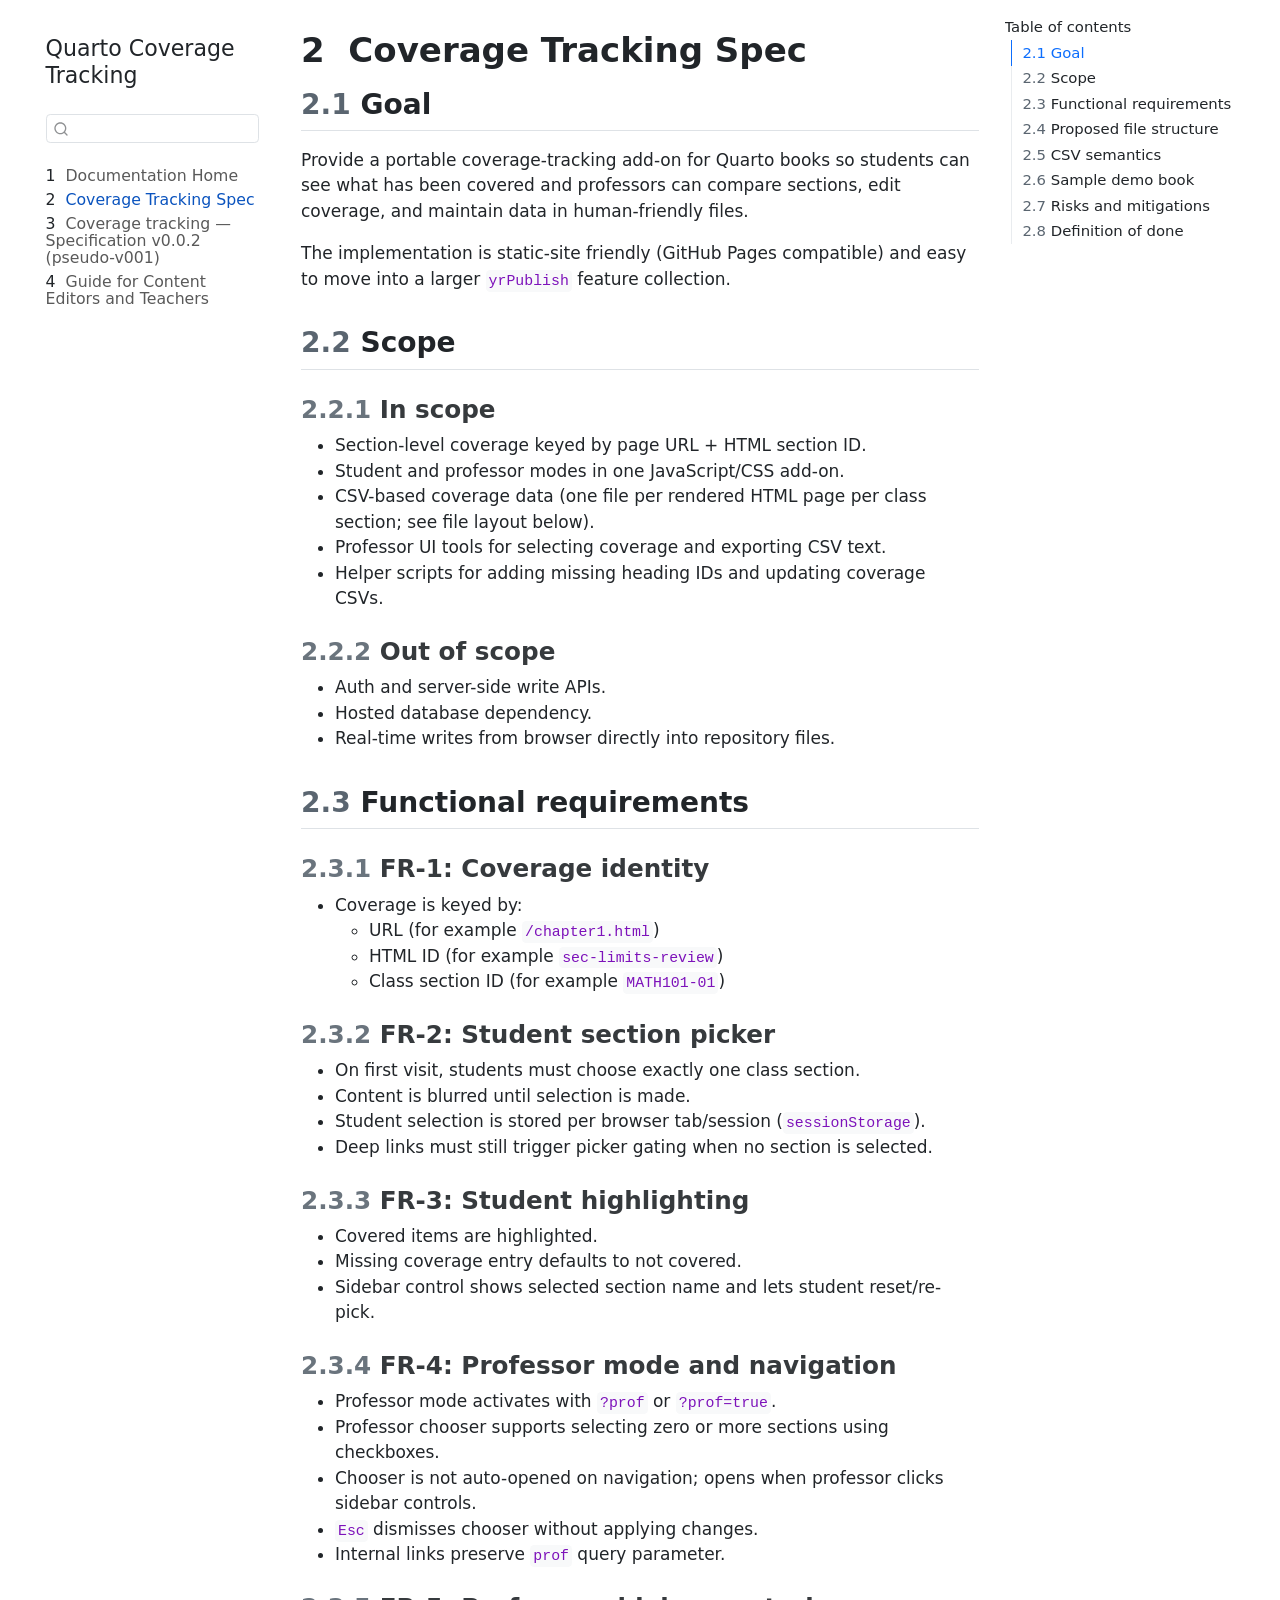
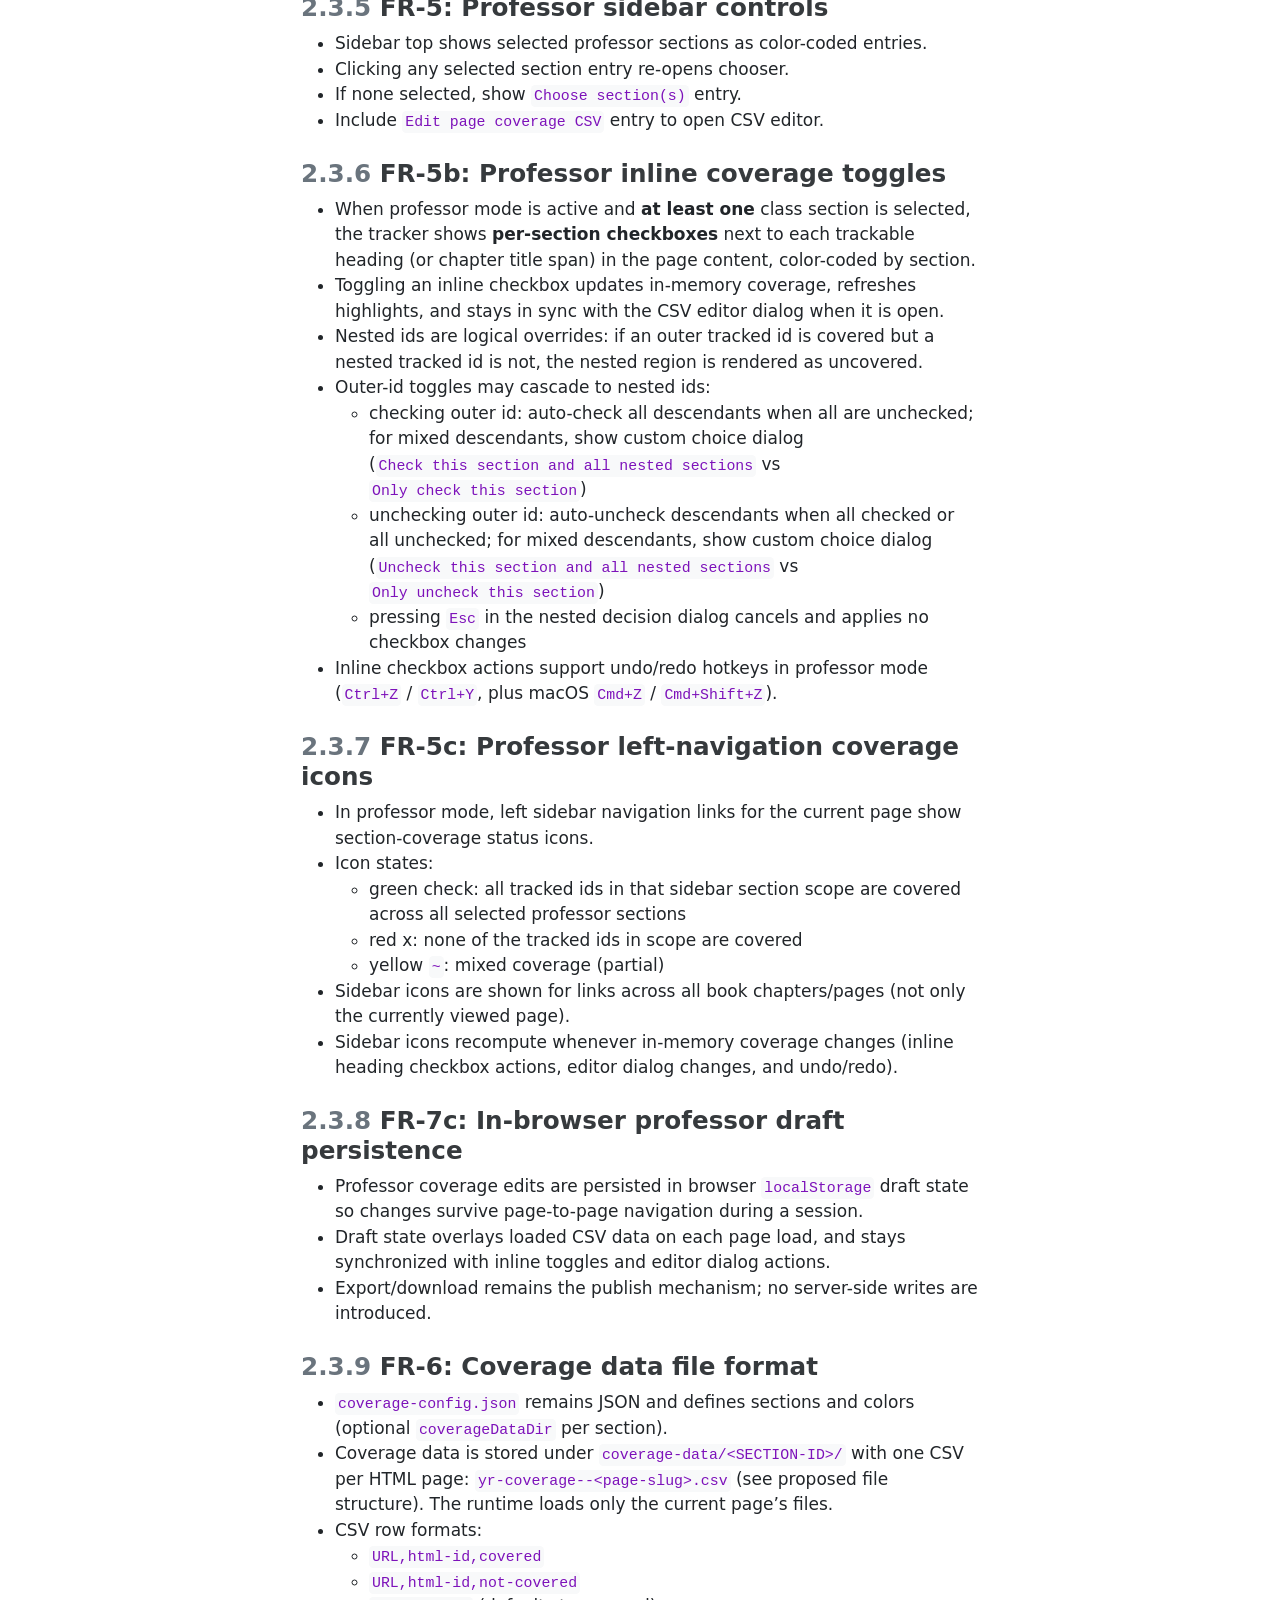
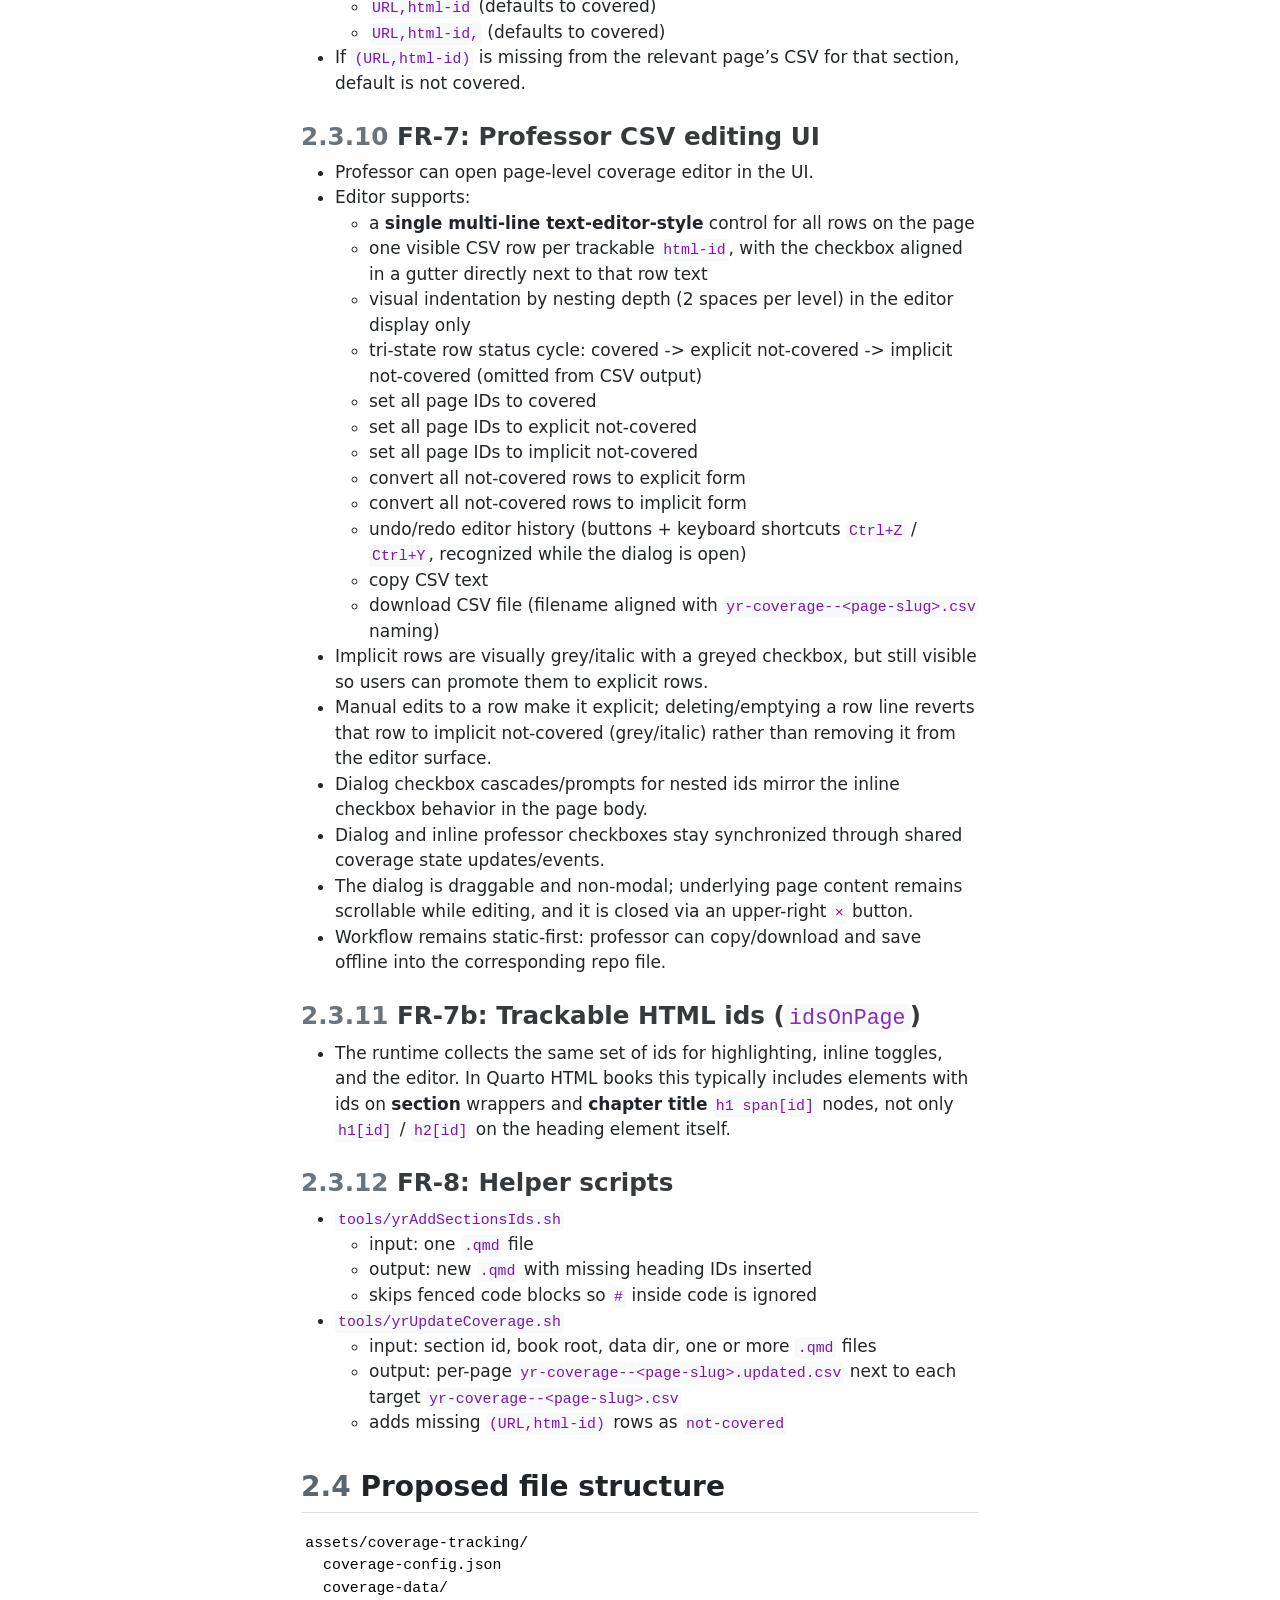
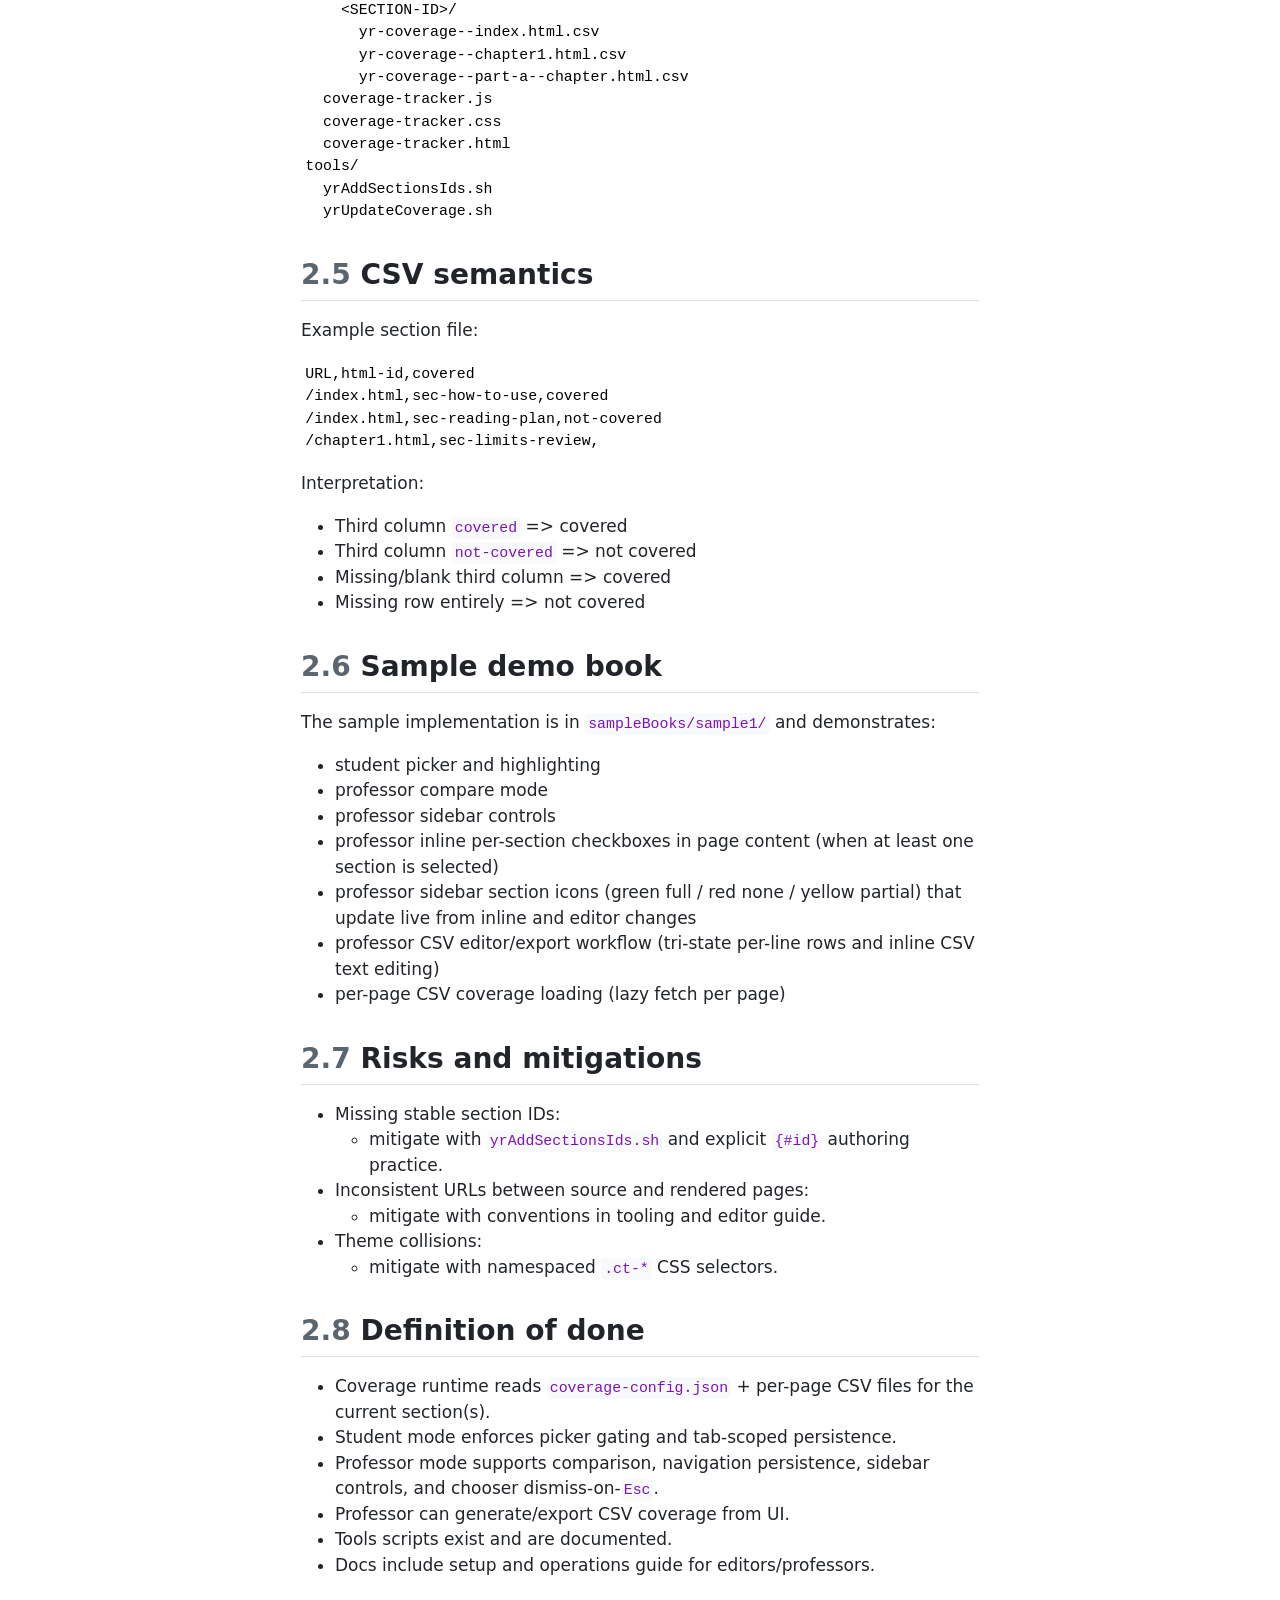
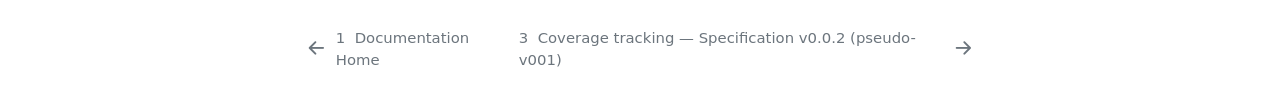
<file: docs/_book/spec.html>
<!DOCTYPE html>
<html xmlns="http://www.w3.org/1999/xhtml" lang="en" xml:lang="en"><head>

<meta charset="utf-8">
<meta name="generator" content="quarto-1.7.33">

<meta name="viewport" content="width=device-width, initial-scale=1.0, user-scalable=yes">


<title>2&nbsp; Coverage Tracking Spec – Quarto Coverage Tracking</title>
<style>
code{white-space: pre-wrap;}
span.smallcaps{font-variant: small-caps;}
div.columns{display: flex; gap: min(4vw, 1.5em);}
div.column{flex: auto; overflow-x: auto;}
div.hanging-indent{margin-left: 1.5em; text-indent: -1.5em;}
ul.task-list{list-style: none;}
ul.task-list li input[type="checkbox"] {
  width: 0.8em;
  margin: 0 0.8em 0.2em -1em; /* quarto-specific, see https://github.com/quarto-dev/quarto-cli/issues/4556 */ 
  vertical-align: middle;
}
</style>


<script src="site_libs/quarto-nav/quarto-nav.js"></script>
<script src="site_libs/quarto-nav/headroom.min.js"></script>
<script src="site_libs/clipboard/clipboard.min.js"></script>
<script src="site_libs/quarto-search/autocomplete.umd.js"></script>
<script src="site_libs/quarto-search/fuse.min.js"></script>
<script src="site_libs/quarto-search/quarto-search.js"></script>
<meta name="quarto:offset" content="./">
<link href="./SPEC-0.0.2-v001.html" rel="next">
<link href="./index.html" rel="prev">
<script src="site_libs/quarto-html/quarto.js" type="module"></script>
<script src="site_libs/quarto-html/tabsets/tabsets.js" type="module"></script>
<script src="site_libs/quarto-html/popper.min.js"></script>
<script src="site_libs/quarto-html/tippy.umd.min.js"></script>
<script src="site_libs/quarto-html/anchor.min.js"></script>
<link href="site_libs/quarto-html/tippy.css" rel="stylesheet">
<link href="site_libs/quarto-html/quarto-syntax-highlighting-ea385d0e468b0dd5ea5bf0780b1290d9.css" rel="stylesheet" id="quarto-text-highlighting-styles">
<script src="site_libs/bootstrap/bootstrap.min.js"></script>
<link href="site_libs/bootstrap/bootstrap-icons.css" rel="stylesheet">
<link href="site_libs/bootstrap/bootstrap-6f4b1f402eae9ee02f91586e947af111.min.css" rel="stylesheet" append-hash="true" id="quarto-bootstrap" data-mode="light">
<script id="quarto-search-options" type="application/json">{
  "location": "sidebar",
  "copy-button": false,
  "collapse-after": 3,
  "panel-placement": "start",
  "type": "textbox",
  "limit": 50,
  "keyboard-shortcut": [
    "f",
    "/",
    "s"
  ],
  "show-item-context": false,
  "language": {
    "search-no-results-text": "No results",
    "search-matching-documents-text": "matching documents",
    "search-copy-link-title": "Copy link to search",
    "search-hide-matches-text": "Hide additional matches",
    "search-more-match-text": "more match in this document",
    "search-more-matches-text": "more matches in this document",
    "search-clear-button-title": "Clear",
    "search-text-placeholder": "",
    "search-detached-cancel-button-title": "Cancel",
    "search-submit-button-title": "Submit",
    "search-label": "Search"
  }
}</script>


</head>

<body class="nav-sidebar floating quarto-light">

<div id="quarto-search-results"></div>
  <header id="quarto-header" class="headroom fixed-top">
  <nav class="quarto-secondary-nav">
    <div class="container-fluid d-flex">
      <button type="button" class="quarto-btn-toggle btn" data-bs-toggle="collapse" role="button" data-bs-target=".quarto-sidebar-collapse-item" aria-controls="quarto-sidebar" aria-expanded="false" aria-label="Toggle sidebar navigation" onclick="if (window.quartoToggleHeadroom) { window.quartoToggleHeadroom(); }">
        <i class="bi bi-layout-text-sidebar-reverse"></i>
      </button>
        <nav class="quarto-page-breadcrumbs" aria-label="breadcrumb"><ol class="breadcrumb"><li class="breadcrumb-item"><a href="./spec.html"><span class="chapter-number">2</span>&nbsp; <span class="chapter-title">Coverage Tracking Spec</span></a></li></ol></nav>
        <a class="flex-grow-1" role="navigation" data-bs-toggle="collapse" data-bs-target=".quarto-sidebar-collapse-item" aria-controls="quarto-sidebar" aria-expanded="false" aria-label="Toggle sidebar navigation" onclick="if (window.quartoToggleHeadroom) { window.quartoToggleHeadroom(); }">      
        </a>
      <button type="button" class="btn quarto-search-button" aria-label="Search" onclick="window.quartoOpenSearch();">
        <i class="bi bi-search"></i>
      </button>
    </div>
  </nav>
</header>
<!-- content -->
<div id="quarto-content" class="quarto-container page-columns page-rows-contents page-layout-article">
<!-- sidebar -->
  <nav id="quarto-sidebar" class="sidebar collapse collapse-horizontal quarto-sidebar-collapse-item sidebar-navigation floating overflow-auto">
    <div class="pt-lg-2 mt-2 text-left sidebar-header">
    <div class="sidebar-title mb-0 py-0">
      <a href="./">Quarto Coverage Tracking</a> 
    </div>
      </div>
        <div class="mt-2 flex-shrink-0 align-items-center">
        <div class="sidebar-search">
        <div id="quarto-search" class="" title="Search"></div>
        </div>
        </div>
    <div class="sidebar-menu-container"> 
    <ul class="list-unstyled mt-1">
        <li class="sidebar-item">
  <div class="sidebar-item-container"> 
  <a href="./index.html" class="sidebar-item-text sidebar-link">
 <span class="menu-text"><span class="chapter-number">1</span>&nbsp; <span class="chapter-title">Documentation Home</span></span></a>
  </div>
</li>
        <li class="sidebar-item">
  <div class="sidebar-item-container"> 
  <a href="./spec.html" class="sidebar-item-text sidebar-link active">
 <span class="menu-text"><span class="chapter-number">2</span>&nbsp; <span class="chapter-title">Coverage Tracking Spec</span></span></a>
  </div>
</li>
        <li class="sidebar-item">
  <div class="sidebar-item-container"> 
  <a href="./SPEC-0.0.2-v001.html" class="sidebar-item-text sidebar-link">
 <span class="menu-text"><span class="chapter-number">3</span>&nbsp; <span class="chapter-title">Coverage tracking — Specification v0.0.2 (pseudo-v001)</span></span></a>
  </div>
</li>
        <li class="sidebar-item">
  <div class="sidebar-item-container"> 
  <a href="./GUIDE-FOR-CONTENT-EDITORS-AND-TEACHERS.html" class="sidebar-item-text sidebar-link">
 <span class="menu-text"><span class="chapter-number">4</span>&nbsp; <span class="chapter-title">Guide for Content Editors and Teachers</span></span></a>
  </div>
</li>
    </ul>
    </div>
</nav>
<div id="quarto-sidebar-glass" class="quarto-sidebar-collapse-item" data-bs-toggle="collapse" data-bs-target=".quarto-sidebar-collapse-item"></div>
<!-- margin-sidebar -->
    <div id="quarto-margin-sidebar" class="sidebar margin-sidebar">
        <nav id="TOC" role="doc-toc" class="toc-active">
    <h2 id="toc-title">Table of contents</h2>
   
  <ul>
  <li><a href="#goal" id="toc-goal" class="nav-link active" data-scroll-target="#goal"><span class="header-section-number">2.1</span> Goal</a></li>
  <li><a href="#scope" id="toc-scope" class="nav-link" data-scroll-target="#scope"><span class="header-section-number">2.2</span> Scope</a>
  <ul class="collapse">
  <li><a href="#in-scope" id="toc-in-scope" class="nav-link" data-scroll-target="#in-scope"><span class="header-section-number">2.2.1</span> In scope</a></li>
  <li><a href="#out-of-scope" id="toc-out-of-scope" class="nav-link" data-scroll-target="#out-of-scope"><span class="header-section-number">2.2.2</span> Out of scope</a></li>
  </ul></li>
  <li><a href="#functional-requirements" id="toc-functional-requirements" class="nav-link" data-scroll-target="#functional-requirements"><span class="header-section-number">2.3</span> Functional requirements</a>
  <ul class="collapse">
  <li><a href="#fr-1-coverage-identity" id="toc-fr-1-coverage-identity" class="nav-link" data-scroll-target="#fr-1-coverage-identity"><span class="header-section-number">2.3.1</span> FR-1: Coverage identity</a></li>
  <li><a href="#fr-2-student-section-picker" id="toc-fr-2-student-section-picker" class="nav-link" data-scroll-target="#fr-2-student-section-picker"><span class="header-section-number">2.3.2</span> FR-2: Student section picker</a></li>
  <li><a href="#fr-3-student-highlighting" id="toc-fr-3-student-highlighting" class="nav-link" data-scroll-target="#fr-3-student-highlighting"><span class="header-section-number">2.3.3</span> FR-3: Student highlighting</a></li>
  <li><a href="#fr-4-professor-mode-and-navigation" id="toc-fr-4-professor-mode-and-navigation" class="nav-link" data-scroll-target="#fr-4-professor-mode-and-navigation"><span class="header-section-number">2.3.4</span> FR-4: Professor mode and navigation</a></li>
  <li><a href="#fr-5-professor-sidebar-controls" id="toc-fr-5-professor-sidebar-controls" class="nav-link" data-scroll-target="#fr-5-professor-sidebar-controls"><span class="header-section-number">2.3.5</span> FR-5: Professor sidebar controls</a></li>
  <li><a href="#fr-5b-professor-inline-coverage-toggles" id="toc-fr-5b-professor-inline-coverage-toggles" class="nav-link" data-scroll-target="#fr-5b-professor-inline-coverage-toggles"><span class="header-section-number">2.3.6</span> FR-5b: Professor inline coverage toggles</a></li>
  <li><a href="#fr-5c-professor-left-navigation-coverage-icons" id="toc-fr-5c-professor-left-navigation-coverage-icons" class="nav-link" data-scroll-target="#fr-5c-professor-left-navigation-coverage-icons"><span class="header-section-number">2.3.7</span> FR-5c: Professor left-navigation coverage icons</a></li>
  <li><a href="#fr-7c-in-browser-professor-draft-persistence" id="toc-fr-7c-in-browser-professor-draft-persistence" class="nav-link" data-scroll-target="#fr-7c-in-browser-professor-draft-persistence"><span class="header-section-number">2.3.8</span> FR-7c: In-browser professor draft persistence</a></li>
  <li><a href="#fr-6-coverage-data-file-format" id="toc-fr-6-coverage-data-file-format" class="nav-link" data-scroll-target="#fr-6-coverage-data-file-format"><span class="header-section-number">2.3.9</span> FR-6: Coverage data file format</a></li>
  <li><a href="#fr-7-professor-csv-editing-ui" id="toc-fr-7-professor-csv-editing-ui" class="nav-link" data-scroll-target="#fr-7-professor-csv-editing-ui"><span class="header-section-number">2.3.10</span> FR-7: Professor CSV editing UI</a></li>
  <li><a href="#fr-7b-trackable-html-ids-idsonpage" id="toc-fr-7b-trackable-html-ids-idsonpage" class="nav-link" data-scroll-target="#fr-7b-trackable-html-ids-idsonpage"><span class="header-section-number">2.3.11</span> FR-7b: Trackable HTML ids (<code>idsOnPage</code>)</a></li>
  <li><a href="#fr-8-helper-scripts" id="toc-fr-8-helper-scripts" class="nav-link" data-scroll-target="#fr-8-helper-scripts"><span class="header-section-number">2.3.12</span> FR-8: Helper scripts</a></li>
  </ul></li>
  <li><a href="#proposed-file-structure" id="toc-proposed-file-structure" class="nav-link" data-scroll-target="#proposed-file-structure"><span class="header-section-number">2.4</span> Proposed file structure</a></li>
  <li><a href="#csv-semantics" id="toc-csv-semantics" class="nav-link" data-scroll-target="#csv-semantics"><span class="header-section-number">2.5</span> CSV semantics</a></li>
  <li><a href="#sample-demo-book" id="toc-sample-demo-book" class="nav-link" data-scroll-target="#sample-demo-book"><span class="header-section-number">2.6</span> Sample demo book</a></li>
  <li><a href="#risks-and-mitigations" id="toc-risks-and-mitigations" class="nav-link" data-scroll-target="#risks-and-mitigations"><span class="header-section-number">2.7</span> Risks and mitigations</a></li>
  <li><a href="#definition-of-done" id="toc-definition-of-done" class="nav-link" data-scroll-target="#definition-of-done"><span class="header-section-number">2.8</span> Definition of done</a></li>
  </ul>
</nav>
    </div>
<!-- main -->
<main class="content" id="quarto-document-content">

<header id="title-block-header" class="quarto-title-block default">
<div class="quarto-title">
<h1 class="title"><span class="chapter-number">2</span>&nbsp; <span class="chapter-title">Coverage Tracking Spec</span></h1>
</div>



<div class="quarto-title-meta">

    
  
    
  </div>
  


</header>


<section id="goal" class="level2" data-number="2.1">
<h2 data-number="2.1" class="anchored" data-anchor-id="goal"><span class="header-section-number">2.1</span> Goal</h2>
<p>Provide a portable coverage-tracking add-on for Quarto books so students can see what has been covered and professors can compare sections, edit coverage, and maintain data in human-friendly files.</p>
<p>The implementation is static-site friendly (GitHub Pages compatible) and easy to move into a larger <code>yrPublish</code> feature collection.</p>
</section>
<section id="scope" class="level2" data-number="2.2">
<h2 data-number="2.2" class="anchored" data-anchor-id="scope"><span class="header-section-number">2.2</span> Scope</h2>
<section id="in-scope" class="level3" data-number="2.2.1">
<h3 data-number="2.2.1" class="anchored" data-anchor-id="in-scope"><span class="header-section-number">2.2.1</span> In scope</h3>
<ul>
<li>Section-level coverage keyed by page URL + HTML section ID.</li>
<li>Student and professor modes in one JavaScript/CSS add-on.</li>
<li>CSV-based coverage data (one file per rendered HTML page per class section; see file layout below).</li>
<li>Professor UI tools for selecting coverage and exporting CSV text.</li>
<li>Helper scripts for adding missing heading IDs and updating coverage CSVs.</li>
</ul>
</section>
<section id="out-of-scope" class="level3" data-number="2.2.2">
<h3 data-number="2.2.2" class="anchored" data-anchor-id="out-of-scope"><span class="header-section-number">2.2.2</span> Out of scope</h3>
<ul>
<li>Auth and server-side write APIs.</li>
<li>Hosted database dependency.</li>
<li>Real-time writes from browser directly into repository files.</li>
</ul>
</section>
</section>
<section id="functional-requirements" class="level2" data-number="2.3">
<h2 data-number="2.3" class="anchored" data-anchor-id="functional-requirements"><span class="header-section-number">2.3</span> Functional requirements</h2>
<section id="fr-1-coverage-identity" class="level3" data-number="2.3.1">
<h3 data-number="2.3.1" class="anchored" data-anchor-id="fr-1-coverage-identity"><span class="header-section-number">2.3.1</span> FR-1: Coverage identity</h3>
<ul>
<li>Coverage is keyed by:
<ul>
<li>URL (for example <code>/chapter1.html</code>)</li>
<li>HTML ID (for example <code>sec-limits-review</code>)</li>
<li>Class section ID (for example <code>MATH101-01</code>)</li>
</ul></li>
</ul>
</section>
<section id="fr-2-student-section-picker" class="level3" data-number="2.3.2">
<h3 data-number="2.3.2" class="anchored" data-anchor-id="fr-2-student-section-picker"><span class="header-section-number">2.3.2</span> FR-2: Student section picker</h3>
<ul>
<li>On first visit, students must choose exactly one class section.</li>
<li>Content is blurred until selection is made.</li>
<li>Student selection is stored per browser tab/session (<code>sessionStorage</code>).</li>
<li>Deep links must still trigger picker gating when no section is selected.</li>
</ul>
</section>
<section id="fr-3-student-highlighting" class="level3" data-number="2.3.3">
<h3 data-number="2.3.3" class="anchored" data-anchor-id="fr-3-student-highlighting"><span class="header-section-number">2.3.3</span> FR-3: Student highlighting</h3>
<ul>
<li>Covered items are highlighted.</li>
<li>Missing coverage entry defaults to not covered.</li>
<li>Sidebar control shows selected section name and lets student reset/re-pick.</li>
</ul>
</section>
<section id="fr-4-professor-mode-and-navigation" class="level3" data-number="2.3.4">
<h3 data-number="2.3.4" class="anchored" data-anchor-id="fr-4-professor-mode-and-navigation"><span class="header-section-number">2.3.4</span> FR-4: Professor mode and navigation</h3>
<ul>
<li>Professor mode activates with <code>?prof</code> or <code>?prof=true</code>.</li>
<li>Professor chooser supports selecting zero or more sections using checkboxes.</li>
<li>Chooser is not auto-opened on navigation; opens when professor clicks sidebar controls.</li>
<li><code>Esc</code> dismisses chooser without applying changes.</li>
<li>Internal links preserve <code>prof</code> query parameter.</li>
</ul>
</section>
<section id="fr-5-professor-sidebar-controls" class="level3" data-number="2.3.5">
<h3 data-number="2.3.5" class="anchored" data-anchor-id="fr-5-professor-sidebar-controls"><span class="header-section-number">2.3.5</span> FR-5: Professor sidebar controls</h3>
<ul>
<li>Sidebar top shows selected professor sections as color-coded entries.</li>
<li>Clicking any selected section entry re-opens chooser.</li>
<li>If none selected, show <code>Choose section(s)</code> entry.</li>
<li>Include <code>Edit page coverage CSV</code> entry to open CSV editor.</li>
</ul>
</section>
<section id="fr-5b-professor-inline-coverage-toggles" class="level3" data-number="2.3.6">
<h3 data-number="2.3.6" class="anchored" data-anchor-id="fr-5b-professor-inline-coverage-toggles"><span class="header-section-number">2.3.6</span> FR-5b: Professor inline coverage toggles</h3>
<ul>
<li>When professor mode is active and <strong>at least one</strong> class section is selected, the tracker shows <strong>per-section checkboxes</strong> next to each trackable heading (or chapter title span) in the page content, color-coded by section.</li>
<li>Toggling an inline checkbox updates in-memory coverage, refreshes highlights, and stays in sync with the CSV editor dialog when it is open.</li>
<li>Nested ids are logical overrides: if an outer tracked id is covered but a nested tracked id is not, the nested region is rendered as uncovered.</li>
<li>Outer-id toggles may cascade to nested ids:
<ul>
<li>checking outer id: auto-check all descendants when all are unchecked; for mixed descendants, show custom choice dialog (<code>Check this section and all nested sections</code> vs <code>Only check this section</code>)</li>
<li>unchecking outer id: auto-uncheck descendants when all checked or all unchecked; for mixed descendants, show custom choice dialog (<code>Uncheck this section and all nested sections</code> vs <code>Only uncheck this section</code>)</li>
<li>pressing <code>Esc</code> in the nested decision dialog cancels and applies no checkbox changes</li>
</ul></li>
<li>Inline checkbox actions support undo/redo hotkeys in professor mode (<code>Ctrl+Z</code> / <code>Ctrl+Y</code>, plus macOS <code>Cmd+Z</code> / <code>Cmd+Shift+Z</code>).</li>
</ul>
</section>
<section id="fr-5c-professor-left-navigation-coverage-icons" class="level3" data-number="2.3.7">
<h3 data-number="2.3.7" class="anchored" data-anchor-id="fr-5c-professor-left-navigation-coverage-icons"><span class="header-section-number">2.3.7</span> FR-5c: Professor left-navigation coverage icons</h3>
<ul>
<li>In professor mode, left sidebar navigation links for the current page show section-coverage status icons.</li>
<li>Icon states:
<ul>
<li>green check: all tracked ids in that sidebar section scope are covered across all selected professor sections</li>
<li>red x: none of the tracked ids in scope are covered</li>
<li>yellow <code>~</code>: mixed coverage (partial)</li>
</ul></li>
<li>Sidebar icons are shown for links across all book chapters/pages (not only the currently viewed page).</li>
<li>Sidebar icons recompute whenever in-memory coverage changes (inline heading checkbox actions, editor dialog changes, and undo/redo).</li>
</ul>
</section>
<section id="fr-7c-in-browser-professor-draft-persistence" class="level3" data-number="2.3.8">
<h3 data-number="2.3.8" class="anchored" data-anchor-id="fr-7c-in-browser-professor-draft-persistence"><span class="header-section-number">2.3.8</span> FR-7c: In-browser professor draft persistence</h3>
<ul>
<li>Professor coverage edits are persisted in browser <code>localStorage</code> draft state so changes survive page-to-page navigation during a session.</li>
<li>Draft state overlays loaded CSV data on each page load, and stays synchronized with inline toggles and editor dialog actions.</li>
<li>Export/download remains the publish mechanism; no server-side writes are introduced.</li>
</ul>
</section>
<section id="fr-6-coverage-data-file-format" class="level3" data-number="2.3.9">
<h3 data-number="2.3.9" class="anchored" data-anchor-id="fr-6-coverage-data-file-format"><span class="header-section-number">2.3.9</span> FR-6: Coverage data file format</h3>
<ul>
<li><code>coverage-config.json</code> remains JSON and defines sections and colors (optional <code>coverageDataDir</code> per section).</li>
<li>Coverage data is stored under <code>coverage-data/&lt;SECTION-ID&gt;/</code> with one CSV per HTML page: <code>yr-coverage--&lt;page-slug&gt;.csv</code> (see proposed file structure). The runtime loads only the current page’s files.</li>
<li>CSV row formats:
<ul>
<li><code>URL,html-id,covered</code></li>
<li><code>URL,html-id,not-covered</code></li>
<li><code>URL,html-id</code> (defaults to covered)</li>
<li><code>URL,html-id,</code> (defaults to covered)</li>
</ul></li>
<li>If <code>(URL,html-id)</code> is missing from the relevant page’s CSV for that section, default is not covered.</li>
</ul>
</section>
<section id="fr-7-professor-csv-editing-ui" class="level3" data-number="2.3.10">
<h3 data-number="2.3.10" class="anchored" data-anchor-id="fr-7-professor-csv-editing-ui"><span class="header-section-number">2.3.10</span> FR-7: Professor CSV editing UI</h3>
<ul>
<li>Professor can open page-level coverage editor in the UI.</li>
<li>Editor supports:
<ul>
<li>a <strong>single multi-line text-editor-style</strong> control for all rows on the page</li>
<li>one visible CSV row per trackable <code>html-id</code>, with the checkbox aligned in a gutter directly next to that row text</li>
<li>visual indentation by nesting depth (2 spaces per level) in the editor display only</li>
<li>tri-state row status cycle: covered -&gt; explicit not-covered -&gt; implicit not-covered (omitted from CSV output)</li>
<li>set all page IDs to covered</li>
<li>set all page IDs to explicit not-covered</li>
<li>set all page IDs to implicit not-covered</li>
<li>convert all not-covered rows to explicit form</li>
<li>convert all not-covered rows to implicit form</li>
<li>undo/redo editor history (buttons + keyboard shortcuts <code>Ctrl+Z</code> / <code>Ctrl+Y</code>, recognized while the dialog is open)</li>
<li>copy CSV text</li>
<li>download CSV file (filename aligned with <code>yr-coverage--&lt;page-slug&gt;.csv</code> naming)</li>
</ul></li>
<li>Implicit rows are visually grey/italic with a greyed checkbox, but still visible so users can promote them to explicit rows.</li>
<li>Manual edits to a row make it explicit; deleting/emptying a row line reverts that row to implicit not-covered (grey/italic) rather than removing it from the editor surface.</li>
<li>Dialog checkbox cascades/prompts for nested ids mirror the inline checkbox behavior in the page body.</li>
<li>Dialog and inline professor checkboxes stay synchronized through shared coverage state updates/events.</li>
<li>The dialog is draggable and non-modal; underlying page content remains scrollable while editing, and it is closed via an upper-right <code>×</code> button.</li>
<li>Workflow remains static-first: professor can copy/download and save offline into the corresponding repo file.</li>
</ul>
</section>
<section id="fr-7b-trackable-html-ids-idsonpage" class="level3" data-number="2.3.11">
<h3 data-number="2.3.11" class="anchored" data-anchor-id="fr-7b-trackable-html-ids-idsonpage"><span class="header-section-number">2.3.11</span> FR-7b: Trackable HTML ids (<code>idsOnPage</code>)</h3>
<ul>
<li>The runtime collects the same set of ids for highlighting, inline toggles, and the editor. In Quarto HTML books this typically includes elements with ids on <strong>section</strong> wrappers and <strong>chapter title</strong> <code>h1 span[id]</code> nodes, not only <code>h1[id]</code> / <code>h2[id]</code> on the heading element itself.</li>
</ul>
</section>
<section id="fr-8-helper-scripts" class="level3" data-number="2.3.12">
<h3 data-number="2.3.12" class="anchored" data-anchor-id="fr-8-helper-scripts"><span class="header-section-number">2.3.12</span> FR-8: Helper scripts</h3>
<ul>
<li><code>tools/yrAddSectionsIds.sh</code>
<ul>
<li>input: one <code>.qmd</code> file</li>
<li>output: new <code>.qmd</code> with missing heading IDs inserted</li>
<li>skips fenced code blocks so <code>#</code> inside code is ignored</li>
</ul></li>
<li><code>tools/yrUpdateCoverage.sh</code>
<ul>
<li>input: section id, book root, data dir, one or more <code>.qmd</code> files</li>
<li>output: per-page <code>yr-coverage--&lt;page-slug&gt;.updated.csv</code> next to each target <code>yr-coverage--&lt;page-slug&gt;.csv</code></li>
<li>adds missing <code>(URL,html-id)</code> rows as <code>not-covered</code></li>
</ul></li>
</ul>
</section>
</section>
<section id="proposed-file-structure" class="level2" data-number="2.4">
<h2 data-number="2.4" class="anchored" data-anchor-id="proposed-file-structure"><span class="header-section-number">2.4</span> Proposed file structure</h2>
<pre class="text"><code>assets/coverage-tracking/
  coverage-config.json
  coverage-data/
    &lt;SECTION-ID&gt;/
      yr-coverage--index.html.csv
      yr-coverage--chapter1.html.csv
      yr-coverage--part-a--chapter.html.csv
  coverage-tracker.js
  coverage-tracker.css
  coverage-tracker.html
tools/
  yrAddSectionsIds.sh
  yrUpdateCoverage.sh</code></pre>
</section>
<section id="csv-semantics" class="level2" data-number="2.5">
<h2 data-number="2.5" class="anchored" data-anchor-id="csv-semantics"><span class="header-section-number">2.5</span> CSV semantics</h2>
<p>Example section file:</p>
<pre class="csv"><code>URL,html-id,covered
/index.html,sec-how-to-use,covered
/index.html,sec-reading-plan,not-covered
/chapter1.html,sec-limits-review,</code></pre>
<p>Interpretation:</p>
<ul>
<li>Third column <code>covered</code> =&gt; covered</li>
<li>Third column <code>not-covered</code> =&gt; not covered</li>
<li>Missing/blank third column =&gt; covered</li>
<li>Missing row entirely =&gt; not covered</li>
</ul>
</section>
<section id="sample-demo-book" class="level2" data-number="2.6">
<h2 data-number="2.6" class="anchored" data-anchor-id="sample-demo-book"><span class="header-section-number">2.6</span> Sample demo book</h2>
<p>The sample implementation is in <code>sampleBooks/sample1/</code> and demonstrates:</p>
<ul>
<li>student picker and highlighting</li>
<li>professor compare mode</li>
<li>professor sidebar controls</li>
<li>professor inline per-section checkboxes in page content (when at least one section is selected)</li>
<li>professor sidebar section icons (green full / red none / yellow partial) that update live from inline and editor changes</li>
<li>professor CSV editor/export workflow (tri-state per-line rows and inline CSV text editing)</li>
<li>per-page CSV coverage loading (lazy fetch per page)</li>
</ul>
</section>
<section id="risks-and-mitigations" class="level2" data-number="2.7">
<h2 data-number="2.7" class="anchored" data-anchor-id="risks-and-mitigations"><span class="header-section-number">2.7</span> Risks and mitigations</h2>
<ul>
<li>Missing stable section IDs:
<ul>
<li>mitigate with <code>yrAddSectionsIds.sh</code> and explicit <code>{#id}</code> authoring practice.</li>
</ul></li>
<li>Inconsistent URLs between source and rendered pages:
<ul>
<li>mitigate with conventions in tooling and editor guide.</li>
</ul></li>
<li>Theme collisions:
<ul>
<li>mitigate with namespaced <code>.ct-*</code> CSS selectors.</li>
</ul></li>
</ul>
</section>
<section id="definition-of-done" class="level2" data-number="2.8">
<h2 data-number="2.8" class="anchored" data-anchor-id="definition-of-done"><span class="header-section-number">2.8</span> Definition of done</h2>
<ul>
<li>Coverage runtime reads <code>coverage-config.json</code> + per-page CSV files for the current section(s).</li>
<li>Student mode enforces picker gating and tab-scoped persistence.</li>
<li>Professor mode supports comparison, navigation persistence, sidebar controls, and chooser dismiss-on-<code>Esc</code>.</li>
<li>Professor can generate/export CSV coverage from UI.</li>
<li>Tools scripts exist and are documented.</li>
<li>Docs include setup and operations guide for editors/professors.</li>
</ul>


</section>

</main> <!-- /main -->
<script id="quarto-html-after-body" type="application/javascript">
  window.document.addEventListener("DOMContentLoaded", function (event) {
    const icon = "";
    const anchorJS = new window.AnchorJS();
    anchorJS.options = {
      placement: 'right',
      icon: icon
    };
    anchorJS.add('.anchored');
    const isCodeAnnotation = (el) => {
      for (const clz of el.classList) {
        if (clz.startsWith('code-annotation-')) {                     
          return true;
        }
      }
      return false;
    }
    const onCopySuccess = function(e) {
      // button target
      const button = e.trigger;
      // don't keep focus
      button.blur();
      // flash "checked"
      button.classList.add('code-copy-button-checked');
      var currentTitle = button.getAttribute("title");
      button.setAttribute("title", "Copied!");
      let tooltip;
      if (window.bootstrap) {
        button.setAttribute("data-bs-toggle", "tooltip");
        button.setAttribute("data-bs-placement", "left");
        button.setAttribute("data-bs-title", "Copied!");
        tooltip = new bootstrap.Tooltip(button, 
          { trigger: "manual", 
            customClass: "code-copy-button-tooltip",
            offset: [0, -8]});
        tooltip.show();    
      }
      setTimeout(function() {
        if (tooltip) {
          tooltip.hide();
          button.removeAttribute("data-bs-title");
          button.removeAttribute("data-bs-toggle");
          button.removeAttribute("data-bs-placement");
        }
        button.setAttribute("title", currentTitle);
        button.classList.remove('code-copy-button-checked');
      }, 1000);
      // clear code selection
      e.clearSelection();
    }
    const getTextToCopy = function(trigger) {
        const codeEl = trigger.previousElementSibling.cloneNode(true);
        for (const childEl of codeEl.children) {
          if (isCodeAnnotation(childEl)) {
            childEl.remove();
          }
        }
        return codeEl.innerText;
    }
    const clipboard = new window.ClipboardJS('.code-copy-button:not([data-in-quarto-modal])', {
      text: getTextToCopy
    });
    clipboard.on('success', onCopySuccess);
    if (window.document.getElementById('quarto-embedded-source-code-modal')) {
      const clipboardModal = new window.ClipboardJS('.code-copy-button[data-in-quarto-modal]', {
        text: getTextToCopy,
        container: window.document.getElementById('quarto-embedded-source-code-modal')
      });
      clipboardModal.on('success', onCopySuccess);
    }
      var localhostRegex = new RegExp(/^(?:http|https):\/\/localhost\:?[0-9]*\//);
      var mailtoRegex = new RegExp(/^mailto:/);
        var filterRegex = new RegExp('/' + window.location.host + '/');
      var isInternal = (href) => {
          return filterRegex.test(href) || localhostRegex.test(href) || mailtoRegex.test(href);
      }
      // Inspect non-navigation links and adorn them if external
     var links = window.document.querySelectorAll('a[href]:not(.nav-link):not(.navbar-brand):not(.toc-action):not(.sidebar-link):not(.sidebar-item-toggle):not(.pagination-link):not(.no-external):not([aria-hidden]):not(.dropdown-item):not(.quarto-navigation-tool):not(.about-link)');
      for (var i=0; i<links.length; i++) {
        const link = links[i];
        if (!isInternal(link.href)) {
          // undo the damage that might have been done by quarto-nav.js in the case of
          // links that we want to consider external
          if (link.dataset.originalHref !== undefined) {
            link.href = link.dataset.originalHref;
          }
        }
      }
    function tippyHover(el, contentFn, onTriggerFn, onUntriggerFn) {
      const config = {
        allowHTML: true,
        maxWidth: 500,
        delay: 100,
        arrow: false,
        appendTo: function(el) {
            return el.parentElement;
        },
        interactive: true,
        interactiveBorder: 10,
        theme: 'quarto',
        placement: 'bottom-start',
      };
      if (contentFn) {
        config.content = contentFn;
      }
      if (onTriggerFn) {
        config.onTrigger = onTriggerFn;
      }
      if (onUntriggerFn) {
        config.onUntrigger = onUntriggerFn;
      }
      window.tippy(el, config); 
    }
    const noterefs = window.document.querySelectorAll('a[role="doc-noteref"]');
    for (var i=0; i<noterefs.length; i++) {
      const ref = noterefs[i];
      tippyHover(ref, function() {
        // use id or data attribute instead here
        let href = ref.getAttribute('data-footnote-href') || ref.getAttribute('href');
        try { href = new URL(href).hash; } catch {}
        const id = href.replace(/^#\/?/, "");
        const note = window.document.getElementById(id);
        if (note) {
          return note.innerHTML;
        } else {
          return "";
        }
      });
    }
    const xrefs = window.document.querySelectorAll('a.quarto-xref');
    const processXRef = (id, note) => {
      // Strip column container classes
      const stripColumnClz = (el) => {
        el.classList.remove("page-full", "page-columns");
        if (el.children) {
          for (const child of el.children) {
            stripColumnClz(child);
          }
        }
      }
      stripColumnClz(note)
      if (id === null || id.startsWith('sec-')) {
        // Special case sections, only their first couple elements
        const container = document.createElement("div");
        if (note.children && note.children.length > 2) {
          container.appendChild(note.children[0].cloneNode(true));
          for (let i = 1; i < note.children.length; i++) {
            const child = note.children[i];
            if (child.tagName === "P" && child.innerText === "") {
              continue;
            } else {
              container.appendChild(child.cloneNode(true));
              break;
            }
          }
          if (window.Quarto?.typesetMath) {
            window.Quarto.typesetMath(container);
          }
          return container.innerHTML
        } else {
          if (window.Quarto?.typesetMath) {
            window.Quarto.typesetMath(note);
          }
          return note.innerHTML;
        }
      } else {
        // Remove any anchor links if they are present
        const anchorLink = note.querySelector('a.anchorjs-link');
        if (anchorLink) {
          anchorLink.remove();
        }
        if (window.Quarto?.typesetMath) {
          window.Quarto.typesetMath(note);
        }
        if (note.classList.contains("callout")) {
          return note.outerHTML;
        } else {
          return note.innerHTML;
        }
      }
    }
    for (var i=0; i<xrefs.length; i++) {
      const xref = xrefs[i];
      tippyHover(xref, undefined, function(instance) {
        instance.disable();
        let url = xref.getAttribute('href');
        let hash = undefined; 
        if (url.startsWith('#')) {
          hash = url;
        } else {
          try { hash = new URL(url).hash; } catch {}
        }
        if (hash) {
          const id = hash.replace(/^#\/?/, "");
          const note = window.document.getElementById(id);
          if (note !== null) {
            try {
              const html = processXRef(id, note.cloneNode(true));
              instance.setContent(html);
            } finally {
              instance.enable();
              instance.show();
            }
          } else {
            // See if we can fetch this
            fetch(url.split('#')[0])
            .then(res => res.text())
            .then(html => {
              const parser = new DOMParser();
              const htmlDoc = parser.parseFromString(html, "text/html");
              const note = htmlDoc.getElementById(id);
              if (note !== null) {
                const html = processXRef(id, note);
                instance.setContent(html);
              } 
            }).finally(() => {
              instance.enable();
              instance.show();
            });
          }
        } else {
          // See if we can fetch a full url (with no hash to target)
          // This is a special case and we should probably do some content thinning / targeting
          fetch(url)
          .then(res => res.text())
          .then(html => {
            const parser = new DOMParser();
            const htmlDoc = parser.parseFromString(html, "text/html");
            const note = htmlDoc.querySelector('main.content');
            if (note !== null) {
              // This should only happen for chapter cross references
              // (since there is no id in the URL)
              // remove the first header
              if (note.children.length > 0 && note.children[0].tagName === "HEADER") {
                note.children[0].remove();
              }
              const html = processXRef(null, note);
              instance.setContent(html);
            } 
          }).finally(() => {
            instance.enable();
            instance.show();
          });
        }
      }, function(instance) {
      });
    }
        let selectedAnnoteEl;
        const selectorForAnnotation = ( cell, annotation) => {
          let cellAttr = 'data-code-cell="' + cell + '"';
          let lineAttr = 'data-code-annotation="' +  annotation + '"';
          const selector = 'span[' + cellAttr + '][' + lineAttr + ']';
          return selector;
        }
        const selectCodeLines = (annoteEl) => {
          const doc = window.document;
          const targetCell = annoteEl.getAttribute("data-target-cell");
          const targetAnnotation = annoteEl.getAttribute("data-target-annotation");
          const annoteSpan = window.document.querySelector(selectorForAnnotation(targetCell, targetAnnotation));
          const lines = annoteSpan.getAttribute("data-code-lines").split(",");
          const lineIds = lines.map((line) => {
            return targetCell + "-" + line;
          })
          let top = null;
          let height = null;
          let parent = null;
          if (lineIds.length > 0) {
              //compute the position of the single el (top and bottom and make a div)
              const el = window.document.getElementById(lineIds[0]);
              top = el.offsetTop;
              height = el.offsetHeight;
              parent = el.parentElement.parentElement;
            if (lineIds.length > 1) {
              const lastEl = window.document.getElementById(lineIds[lineIds.length - 1]);
              const bottom = lastEl.offsetTop + lastEl.offsetHeight;
              height = bottom - top;
            }
            if (top !== null && height !== null && parent !== null) {
              // cook up a div (if necessary) and position it 
              let div = window.document.getElementById("code-annotation-line-highlight");
              if (div === null) {
                div = window.document.createElement("div");
                div.setAttribute("id", "code-annotation-line-highlight");
                div.style.position = 'absolute';
                parent.appendChild(div);
              }
              div.style.top = top - 2 + "px";
              div.style.height = height + 4 + "px";
              div.style.left = 0;
              let gutterDiv = window.document.getElementById("code-annotation-line-highlight-gutter");
              if (gutterDiv === null) {
                gutterDiv = window.document.createElement("div");
                gutterDiv.setAttribute("id", "code-annotation-line-highlight-gutter");
                gutterDiv.style.position = 'absolute';
                const codeCell = window.document.getElementById(targetCell);
                const gutter = codeCell.querySelector('.code-annotation-gutter');
                gutter.appendChild(gutterDiv);
              }
              gutterDiv.style.top = top - 2 + "px";
              gutterDiv.style.height = height + 4 + "px";
            }
            selectedAnnoteEl = annoteEl;
          }
        };
        const unselectCodeLines = () => {
          const elementsIds = ["code-annotation-line-highlight", "code-annotation-line-highlight-gutter"];
          elementsIds.forEach((elId) => {
            const div = window.document.getElementById(elId);
            if (div) {
              div.remove();
            }
          });
          selectedAnnoteEl = undefined;
        };
          // Handle positioning of the toggle
      window.addEventListener(
        "resize",
        throttle(() => {
          elRect = undefined;
          if (selectedAnnoteEl) {
            selectCodeLines(selectedAnnoteEl);
          }
        }, 10)
      );
      function throttle(fn, ms) {
      let throttle = false;
      let timer;
        return (...args) => {
          if(!throttle) { // first call gets through
              fn.apply(this, args);
              throttle = true;
          } else { // all the others get throttled
              if(timer) clearTimeout(timer); // cancel #2
              timer = setTimeout(() => {
                fn.apply(this, args);
                timer = throttle = false;
              }, ms);
          }
        };
      }
        // Attach click handler to the DT
        const annoteDls = window.document.querySelectorAll('dt[data-target-cell]');
        for (const annoteDlNode of annoteDls) {
          annoteDlNode.addEventListener('click', (event) => {
            const clickedEl = event.target;
            if (clickedEl !== selectedAnnoteEl) {
              unselectCodeLines();
              const activeEl = window.document.querySelector('dt[data-target-cell].code-annotation-active');
              if (activeEl) {
                activeEl.classList.remove('code-annotation-active');
              }
              selectCodeLines(clickedEl);
              clickedEl.classList.add('code-annotation-active');
            } else {
              // Unselect the line
              unselectCodeLines();
              clickedEl.classList.remove('code-annotation-active');
            }
          });
        }
    const findCites = (el) => {
      const parentEl = el.parentElement;
      if (parentEl) {
        const cites = parentEl.dataset.cites;
        if (cites) {
          return {
            el,
            cites: cites.split(' ')
          };
        } else {
          return findCites(el.parentElement)
        }
      } else {
        return undefined;
      }
    };
    var bibliorefs = window.document.querySelectorAll('a[role="doc-biblioref"]');
    for (var i=0; i<bibliorefs.length; i++) {
      const ref = bibliorefs[i];
      const citeInfo = findCites(ref);
      if (citeInfo) {
        tippyHover(citeInfo.el, function() {
          var popup = window.document.createElement('div');
          citeInfo.cites.forEach(function(cite) {
            var citeDiv = window.document.createElement('div');
            citeDiv.classList.add('hanging-indent');
            citeDiv.classList.add('csl-entry');
            var biblioDiv = window.document.getElementById('ref-' + cite);
            if (biblioDiv) {
              citeDiv.innerHTML = biblioDiv.innerHTML;
            }
            popup.appendChild(citeDiv);
          });
          return popup.innerHTML;
        });
      }
    }
  });
  </script>
<nav class="page-navigation">
  <div class="nav-page nav-page-previous">
      <a href="./index.html" class="pagination-link" aria-label="Documentation Home">
        <i class="bi bi-arrow-left-short"></i> <span class="nav-page-text"><span class="chapter-number">1</span>&nbsp; <span class="chapter-title">Documentation Home</span></span>
      </a>          
  </div>
  <div class="nav-page nav-page-next">
      <a href="./SPEC-0.0.2-v001.html" class="pagination-link" aria-label="Coverage tracking — Specification v0.0.2 (pseudo-v001)">
        <span class="nav-page-text"><span class="chapter-number">3</span>&nbsp; <span class="chapter-title">Coverage tracking — Specification v0.0.2 (pseudo-v001)</span></span> <i class="bi bi-arrow-right-short"></i>
      </a>
  </div>
</nav>
</div> <!-- /content -->




</body></html>
</file>
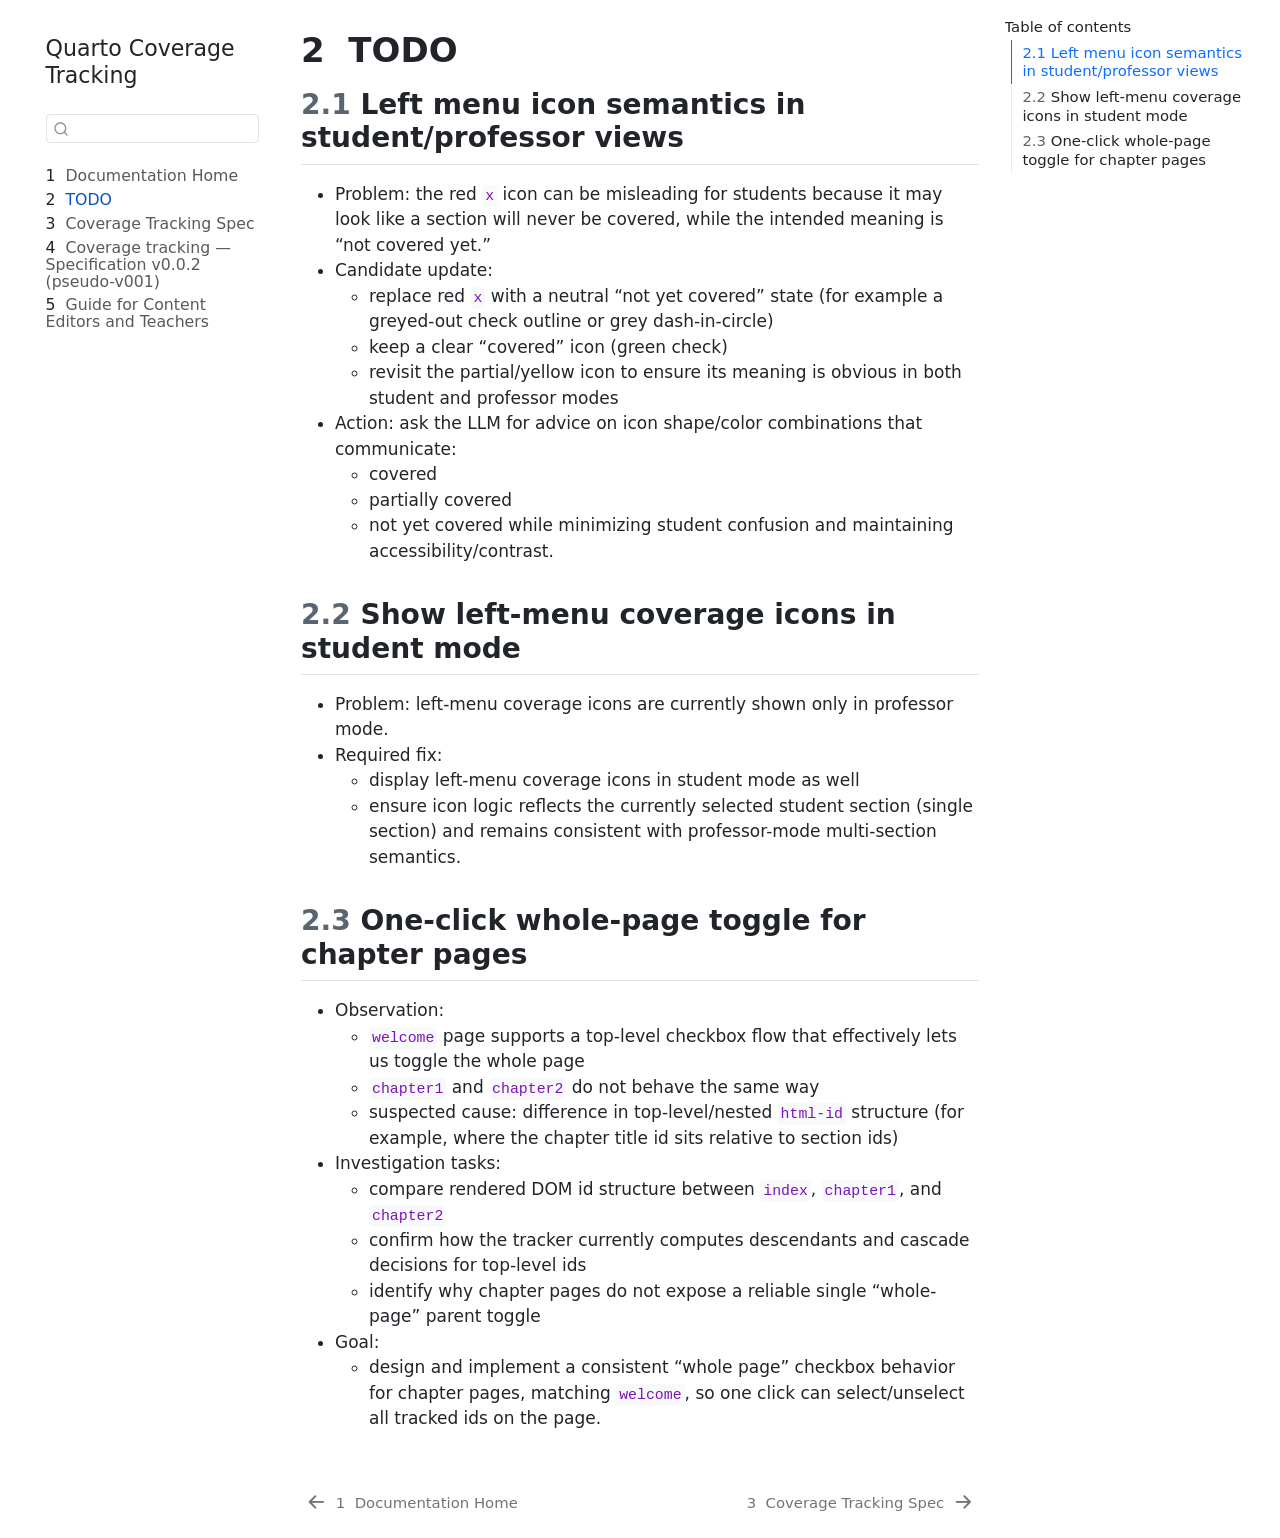
<file: docs/_book/TODO.html>
<!DOCTYPE html>
<html xmlns="http://www.w3.org/1999/xhtml" lang="en" xml:lang="en"><head>

<meta charset="utf-8">
<meta name="generator" content="quarto-1.7.33">

<meta name="viewport" content="width=device-width, initial-scale=1.0, user-scalable=yes">


<title>2&nbsp; TODO – Quarto Coverage Tracking</title>
<style>
code{white-space: pre-wrap;}
span.smallcaps{font-variant: small-caps;}
div.columns{display: flex; gap: min(4vw, 1.5em);}
div.column{flex: auto; overflow-x: auto;}
div.hanging-indent{margin-left: 1.5em; text-indent: -1.5em;}
ul.task-list{list-style: none;}
ul.task-list li input[type="checkbox"] {
  width: 0.8em;
  margin: 0 0.8em 0.2em -1em; /* quarto-specific, see https://github.com/quarto-dev/quarto-cli/issues/4556 */ 
  vertical-align: middle;
}
</style>


<script src="site_libs/quarto-nav/quarto-nav.js"></script>
<script src="site_libs/quarto-nav/headroom.min.js"></script>
<script src="site_libs/clipboard/clipboard.min.js"></script>
<script src="site_libs/quarto-search/autocomplete.umd.js"></script>
<script src="site_libs/quarto-search/fuse.min.js"></script>
<script src="site_libs/quarto-search/quarto-search.js"></script>
<meta name="quarto:offset" content="./">
<link href="./spec.html" rel="next">
<link href="./index.html" rel="prev">
<script src="site_libs/quarto-html/quarto.js" type="module"></script>
<script src="site_libs/quarto-html/tabsets/tabsets.js" type="module"></script>
<script src="site_libs/quarto-html/popper.min.js"></script>
<script src="site_libs/quarto-html/tippy.umd.min.js"></script>
<script src="site_libs/quarto-html/anchor.min.js"></script>
<link href="site_libs/quarto-html/tippy.css" rel="stylesheet">
<link href="site_libs/quarto-html/quarto-syntax-highlighting-ea385d0e468b0dd5ea5bf0780b1290d9.css" rel="stylesheet" id="quarto-text-highlighting-styles">
<script src="site_libs/bootstrap/bootstrap.min.js"></script>
<link href="site_libs/bootstrap/bootstrap-icons.css" rel="stylesheet">
<link href="site_libs/bootstrap/bootstrap-6f4b1f402eae9ee02f91586e947af111.min.css" rel="stylesheet" append-hash="true" id="quarto-bootstrap" data-mode="light">
<script id="quarto-search-options" type="application/json">{
  "location": "sidebar",
  "copy-button": false,
  "collapse-after": 3,
  "panel-placement": "start",
  "type": "textbox",
  "limit": 50,
  "keyboard-shortcut": [
    "f",
    "/",
    "s"
  ],
  "show-item-context": false,
  "language": {
    "search-no-results-text": "No results",
    "search-matching-documents-text": "matching documents",
    "search-copy-link-title": "Copy link to search",
    "search-hide-matches-text": "Hide additional matches",
    "search-more-match-text": "more match in this document",
    "search-more-matches-text": "more matches in this document",
    "search-clear-button-title": "Clear",
    "search-text-placeholder": "",
    "search-detached-cancel-button-title": "Cancel",
    "search-submit-button-title": "Submit",
    "search-label": "Search"
  }
}</script>


</head>

<body class="nav-sidebar floating quarto-light">

<div id="quarto-search-results"></div>
  <header id="quarto-header" class="headroom fixed-top">
  <nav class="quarto-secondary-nav">
    <div class="container-fluid d-flex">
      <button type="button" class="quarto-btn-toggle btn" data-bs-toggle="collapse" role="button" data-bs-target=".quarto-sidebar-collapse-item" aria-controls="quarto-sidebar" aria-expanded="false" aria-label="Toggle sidebar navigation" onclick="if (window.quartoToggleHeadroom) { window.quartoToggleHeadroom(); }">
        <i class="bi bi-layout-text-sidebar-reverse"></i>
      </button>
        <nav class="quarto-page-breadcrumbs" aria-label="breadcrumb"><ol class="breadcrumb"><li class="breadcrumb-item"><a href="./TODO.html"><span class="chapter-number">2</span>&nbsp; <span class="chapter-title">TODO</span></a></li></ol></nav>
        <a class="flex-grow-1" role="navigation" data-bs-toggle="collapse" data-bs-target=".quarto-sidebar-collapse-item" aria-controls="quarto-sidebar" aria-expanded="false" aria-label="Toggle sidebar navigation" onclick="if (window.quartoToggleHeadroom) { window.quartoToggleHeadroom(); }">      
        </a>
      <button type="button" class="btn quarto-search-button" aria-label="Search" onclick="window.quartoOpenSearch();">
        <i class="bi bi-search"></i>
      </button>
    </div>
  </nav>
</header>
<!-- content -->
<div id="quarto-content" class="quarto-container page-columns page-rows-contents page-layout-article">
<!-- sidebar -->
  <nav id="quarto-sidebar" class="sidebar collapse collapse-horizontal quarto-sidebar-collapse-item sidebar-navigation floating overflow-auto">
    <div class="pt-lg-2 mt-2 text-left sidebar-header">
    <div class="sidebar-title mb-0 py-0">
      <a href="./">Quarto Coverage Tracking</a> 
    </div>
      </div>
        <div class="mt-2 flex-shrink-0 align-items-center">
        <div class="sidebar-search">
        <div id="quarto-search" class="" title="Search"></div>
        </div>
        </div>
    <div class="sidebar-menu-container"> 
    <ul class="list-unstyled mt-1">
        <li class="sidebar-item">
  <div class="sidebar-item-container"> 
  <a href="./index.html" class="sidebar-item-text sidebar-link">
 <span class="menu-text"><span class="chapter-number">1</span>&nbsp; <span class="chapter-title">Documentation Home</span></span></a>
  </div>
</li>
        <li class="sidebar-item">
  <div class="sidebar-item-container"> 
  <a href="./TODO.html" class="sidebar-item-text sidebar-link active">
 <span class="menu-text"><span class="chapter-number">2</span>&nbsp; <span class="chapter-title">TODO</span></span></a>
  </div>
</li>
        <li class="sidebar-item">
  <div class="sidebar-item-container"> 
  <a href="./spec.html" class="sidebar-item-text sidebar-link">
 <span class="menu-text"><span class="chapter-number">3</span>&nbsp; <span class="chapter-title">Coverage Tracking Spec</span></span></a>
  </div>
</li>
        <li class="sidebar-item">
  <div class="sidebar-item-container"> 
  <a href="./SPEC-0.0.2-v001.html" class="sidebar-item-text sidebar-link">
 <span class="menu-text"><span class="chapter-number">4</span>&nbsp; <span class="chapter-title">Coverage tracking — Specification v0.0.2 (pseudo-v001)</span></span></a>
  </div>
</li>
        <li class="sidebar-item">
  <div class="sidebar-item-container"> 
  <a href="./GUIDE-FOR-CONTENT-EDITORS-AND-TEACHERS.html" class="sidebar-item-text sidebar-link">
 <span class="menu-text"><span class="chapter-number">5</span>&nbsp; <span class="chapter-title">Guide for Content Editors and Teachers</span></span></a>
  </div>
</li>
    </ul>
    </div>
</nav>
<div id="quarto-sidebar-glass" class="quarto-sidebar-collapse-item" data-bs-toggle="collapse" data-bs-target=".quarto-sidebar-collapse-item"></div>
<!-- margin-sidebar -->
    <div id="quarto-margin-sidebar" class="sidebar margin-sidebar">
        <nav id="TOC" role="doc-toc" class="toc-active">
    <h2 id="toc-title">Table of contents</h2>
   
  <ul>
  <li><a href="#left-menu-icon-semantics-in-studentprofessor-views" id="toc-left-menu-icon-semantics-in-studentprofessor-views" class="nav-link active" data-scroll-target="#left-menu-icon-semantics-in-studentprofessor-views"><span class="header-section-number">2.1</span> Left menu icon semantics in student/professor views</a></li>
  <li><a href="#show-left-menu-coverage-icons-in-student-mode" id="toc-show-left-menu-coverage-icons-in-student-mode" class="nav-link" data-scroll-target="#show-left-menu-coverage-icons-in-student-mode"><span class="header-section-number">2.2</span> Show left-menu coverage icons in student mode</a></li>
  <li><a href="#one-click-whole-page-toggle-for-chapter-pages" id="toc-one-click-whole-page-toggle-for-chapter-pages" class="nav-link" data-scroll-target="#one-click-whole-page-toggle-for-chapter-pages"><span class="header-section-number">2.3</span> One-click whole-page toggle for chapter pages</a></li>
  </ul>
</nav>
    </div>
<!-- main -->
<main class="content" id="quarto-document-content">

<header id="title-block-header" class="quarto-title-block default">
<div class="quarto-title">
<h1 class="title"><span class="chapter-number">2</span>&nbsp; <span class="chapter-title">TODO</span></h1>
</div>



<div class="quarto-title-meta">

    
  
    
  </div>
  


</header>


<section id="left-menu-icon-semantics-in-studentprofessor-views" class="level2" data-number="2.1">
<h2 data-number="2.1" class="anchored" data-anchor-id="left-menu-icon-semantics-in-studentprofessor-views"><span class="header-section-number">2.1</span> Left menu icon semantics in student/professor views</h2>
<ul>
<li>Problem: the red <code>x</code> icon can be misleading for students because it may look like a section will never be covered, while the intended meaning is “not covered yet.”</li>
<li>Candidate update:
<ul>
<li>replace red <code>x</code> with a neutral “not yet covered” state (for example a greyed-out check outline or grey dash-in-circle)</li>
<li>keep a clear “covered” icon (green check)</li>
<li>revisit the partial/yellow icon to ensure its meaning is obvious in both student and professor modes</li>
</ul></li>
<li>Action: ask the LLM for advice on icon shape/color combinations that communicate:
<ul>
<li>covered</li>
<li>partially covered</li>
<li>not yet covered while minimizing student confusion and maintaining accessibility/contrast.</li>
</ul></li>
</ul>
</section>
<section id="show-left-menu-coverage-icons-in-student-mode" class="level2" data-number="2.2">
<h2 data-number="2.2" class="anchored" data-anchor-id="show-left-menu-coverage-icons-in-student-mode"><span class="header-section-number">2.2</span> Show left-menu coverage icons in student mode</h2>
<ul>
<li>Problem: left-menu coverage icons are currently shown only in professor mode.</li>
<li>Required fix:
<ul>
<li>display left-menu coverage icons in student mode as well</li>
<li>ensure icon logic reflects the currently selected student section (single section) and remains consistent with professor-mode multi-section semantics.</li>
</ul></li>
</ul>
</section>
<section id="one-click-whole-page-toggle-for-chapter-pages" class="level2" data-number="2.3">
<h2 data-number="2.3" class="anchored" data-anchor-id="one-click-whole-page-toggle-for-chapter-pages"><span class="header-section-number">2.3</span> One-click whole-page toggle for chapter pages</h2>
<ul>
<li>Observation:
<ul>
<li><code>welcome</code> page supports a top-level checkbox flow that effectively lets us toggle the whole page</li>
<li><code>chapter1</code> and <code>chapter2</code> do not behave the same way</li>
<li>suspected cause: difference in top-level/nested <code>html-id</code> structure (for example, where the chapter title id sits relative to section ids)</li>
</ul></li>
<li>Investigation tasks:
<ul>
<li>compare rendered DOM id structure between <code>index</code>, <code>chapter1</code>, and <code>chapter2</code></li>
<li>confirm how the tracker currently computes descendants and cascade decisions for top-level ids</li>
<li>identify why chapter pages do not expose a reliable single “whole-page” parent toggle</li>
</ul></li>
<li>Goal:
<ul>
<li>design and implement a consistent “whole page” checkbox behavior for chapter pages, matching <code>welcome</code>, so one click can select/unselect all tracked ids on the page.</li>
</ul></li>
</ul>


</section>

</main> <!-- /main -->
<script id="quarto-html-after-body" type="application/javascript">
  window.document.addEventListener("DOMContentLoaded", function (event) {
    const icon = "";
    const anchorJS = new window.AnchorJS();
    anchorJS.options = {
      placement: 'right',
      icon: icon
    };
    anchorJS.add('.anchored');
    const isCodeAnnotation = (el) => {
      for (const clz of el.classList) {
        if (clz.startsWith('code-annotation-')) {                     
          return true;
        }
      }
      return false;
    }
    const onCopySuccess = function(e) {
      // button target
      const button = e.trigger;
      // don't keep focus
      button.blur();
      // flash "checked"
      button.classList.add('code-copy-button-checked');
      var currentTitle = button.getAttribute("title");
      button.setAttribute("title", "Copied!");
      let tooltip;
      if (window.bootstrap) {
        button.setAttribute("data-bs-toggle", "tooltip");
        button.setAttribute("data-bs-placement", "left");
        button.setAttribute("data-bs-title", "Copied!");
        tooltip = new bootstrap.Tooltip(button, 
          { trigger: "manual", 
            customClass: "code-copy-button-tooltip",
            offset: [0, -8]});
        tooltip.show();    
      }
      setTimeout(function() {
        if (tooltip) {
          tooltip.hide();
          button.removeAttribute("data-bs-title");
          button.removeAttribute("data-bs-toggle");
          button.removeAttribute("data-bs-placement");
        }
        button.setAttribute("title", currentTitle);
        button.classList.remove('code-copy-button-checked');
      }, 1000);
      // clear code selection
      e.clearSelection();
    }
    const getTextToCopy = function(trigger) {
        const codeEl = trigger.previousElementSibling.cloneNode(true);
        for (const childEl of codeEl.children) {
          if (isCodeAnnotation(childEl)) {
            childEl.remove();
          }
        }
        return codeEl.innerText;
    }
    const clipboard = new window.ClipboardJS('.code-copy-button:not([data-in-quarto-modal])', {
      text: getTextToCopy
    });
    clipboard.on('success', onCopySuccess);
    if (window.document.getElementById('quarto-embedded-source-code-modal')) {
      const clipboardModal = new window.ClipboardJS('.code-copy-button[data-in-quarto-modal]', {
        text: getTextToCopy,
        container: window.document.getElementById('quarto-embedded-source-code-modal')
      });
      clipboardModal.on('success', onCopySuccess);
    }
      var localhostRegex = new RegExp(/^(?:http|https):\/\/localhost\:?[0-9]*\//);
      var mailtoRegex = new RegExp(/^mailto:/);
        var filterRegex = new RegExp('/' + window.location.host + '/');
      var isInternal = (href) => {
          return filterRegex.test(href) || localhostRegex.test(href) || mailtoRegex.test(href);
      }
      // Inspect non-navigation links and adorn them if external
     var links = window.document.querySelectorAll('a[href]:not(.nav-link):not(.navbar-brand):not(.toc-action):not(.sidebar-link):not(.sidebar-item-toggle):not(.pagination-link):not(.no-external):not([aria-hidden]):not(.dropdown-item):not(.quarto-navigation-tool):not(.about-link)');
      for (var i=0; i<links.length; i++) {
        const link = links[i];
        if (!isInternal(link.href)) {
          // undo the damage that might have been done by quarto-nav.js in the case of
          // links that we want to consider external
          if (link.dataset.originalHref !== undefined) {
            link.href = link.dataset.originalHref;
          }
        }
      }
    function tippyHover(el, contentFn, onTriggerFn, onUntriggerFn) {
      const config = {
        allowHTML: true,
        maxWidth: 500,
        delay: 100,
        arrow: false,
        appendTo: function(el) {
            return el.parentElement;
        },
        interactive: true,
        interactiveBorder: 10,
        theme: 'quarto',
        placement: 'bottom-start',
      };
      if (contentFn) {
        config.content = contentFn;
      }
      if (onTriggerFn) {
        config.onTrigger = onTriggerFn;
      }
      if (onUntriggerFn) {
        config.onUntrigger = onUntriggerFn;
      }
      window.tippy(el, config); 
    }
    const noterefs = window.document.querySelectorAll('a[role="doc-noteref"]');
    for (var i=0; i<noterefs.length; i++) {
      const ref = noterefs[i];
      tippyHover(ref, function() {
        // use id or data attribute instead here
        let href = ref.getAttribute('data-footnote-href') || ref.getAttribute('href');
        try { href = new URL(href).hash; } catch {}
        const id = href.replace(/^#\/?/, "");
        const note = window.document.getElementById(id);
        if (note) {
          return note.innerHTML;
        } else {
          return "";
        }
      });
    }
    const xrefs = window.document.querySelectorAll('a.quarto-xref');
    const processXRef = (id, note) => {
      // Strip column container classes
      const stripColumnClz = (el) => {
        el.classList.remove("page-full", "page-columns");
        if (el.children) {
          for (const child of el.children) {
            stripColumnClz(child);
          }
        }
      }
      stripColumnClz(note)
      if (id === null || id.startsWith('sec-')) {
        // Special case sections, only their first couple elements
        const container = document.createElement("div");
        if (note.children && note.children.length > 2) {
          container.appendChild(note.children[0].cloneNode(true));
          for (let i = 1; i < note.children.length; i++) {
            const child = note.children[i];
            if (child.tagName === "P" && child.innerText === "") {
              continue;
            } else {
              container.appendChild(child.cloneNode(true));
              break;
            }
          }
          if (window.Quarto?.typesetMath) {
            window.Quarto.typesetMath(container);
          }
          return container.innerHTML
        } else {
          if (window.Quarto?.typesetMath) {
            window.Quarto.typesetMath(note);
          }
          return note.innerHTML;
        }
      } else {
        // Remove any anchor links if they are present
        const anchorLink = note.querySelector('a.anchorjs-link');
        if (anchorLink) {
          anchorLink.remove();
        }
        if (window.Quarto?.typesetMath) {
          window.Quarto.typesetMath(note);
        }
        if (note.classList.contains("callout")) {
          return note.outerHTML;
        } else {
          return note.innerHTML;
        }
      }
    }
    for (var i=0; i<xrefs.length; i++) {
      const xref = xrefs[i];
      tippyHover(xref, undefined, function(instance) {
        instance.disable();
        let url = xref.getAttribute('href');
        let hash = undefined; 
        if (url.startsWith('#')) {
          hash = url;
        } else {
          try { hash = new URL(url).hash; } catch {}
        }
        if (hash) {
          const id = hash.replace(/^#\/?/, "");
          const note = window.document.getElementById(id);
          if (note !== null) {
            try {
              const html = processXRef(id, note.cloneNode(true));
              instance.setContent(html);
            } finally {
              instance.enable();
              instance.show();
            }
          } else {
            // See if we can fetch this
            fetch(url.split('#')[0])
            .then(res => res.text())
            .then(html => {
              const parser = new DOMParser();
              const htmlDoc = parser.parseFromString(html, "text/html");
              const note = htmlDoc.getElementById(id);
              if (note !== null) {
                const html = processXRef(id, note);
                instance.setContent(html);
              } 
            }).finally(() => {
              instance.enable();
              instance.show();
            });
          }
        } else {
          // See if we can fetch a full url (with no hash to target)
          // This is a special case and we should probably do some content thinning / targeting
          fetch(url)
          .then(res => res.text())
          .then(html => {
            const parser = new DOMParser();
            const htmlDoc = parser.parseFromString(html, "text/html");
            const note = htmlDoc.querySelector('main.content');
            if (note !== null) {
              // This should only happen for chapter cross references
              // (since there is no id in the URL)
              // remove the first header
              if (note.children.length > 0 && note.children[0].tagName === "HEADER") {
                note.children[0].remove();
              }
              const html = processXRef(null, note);
              instance.setContent(html);
            } 
          }).finally(() => {
            instance.enable();
            instance.show();
          });
        }
      }, function(instance) {
      });
    }
        let selectedAnnoteEl;
        const selectorForAnnotation = ( cell, annotation) => {
          let cellAttr = 'data-code-cell="' + cell + '"';
          let lineAttr = 'data-code-annotation="' +  annotation + '"';
          const selector = 'span[' + cellAttr + '][' + lineAttr + ']';
          return selector;
        }
        const selectCodeLines = (annoteEl) => {
          const doc = window.document;
          const targetCell = annoteEl.getAttribute("data-target-cell");
          const targetAnnotation = annoteEl.getAttribute("data-target-annotation");
          const annoteSpan = window.document.querySelector(selectorForAnnotation(targetCell, targetAnnotation));
          const lines = annoteSpan.getAttribute("data-code-lines").split(",");
          const lineIds = lines.map((line) => {
            return targetCell + "-" + line;
          })
          let top = null;
          let height = null;
          let parent = null;
          if (lineIds.length > 0) {
              //compute the position of the single el (top and bottom and make a div)
              const el = window.document.getElementById(lineIds[0]);
              top = el.offsetTop;
              height = el.offsetHeight;
              parent = el.parentElement.parentElement;
            if (lineIds.length > 1) {
              const lastEl = window.document.getElementById(lineIds[lineIds.length - 1]);
              const bottom = lastEl.offsetTop + lastEl.offsetHeight;
              height = bottom - top;
            }
            if (top !== null && height !== null && parent !== null) {
              // cook up a div (if necessary) and position it 
              let div = window.document.getElementById("code-annotation-line-highlight");
              if (div === null) {
                div = window.document.createElement("div");
                div.setAttribute("id", "code-annotation-line-highlight");
                div.style.position = 'absolute';
                parent.appendChild(div);
              }
              div.style.top = top - 2 + "px";
              div.style.height = height + 4 + "px";
              div.style.left = 0;
              let gutterDiv = window.document.getElementById("code-annotation-line-highlight-gutter");
              if (gutterDiv === null) {
                gutterDiv = window.document.createElement("div");
                gutterDiv.setAttribute("id", "code-annotation-line-highlight-gutter");
                gutterDiv.style.position = 'absolute';
                const codeCell = window.document.getElementById(targetCell);
                const gutter = codeCell.querySelector('.code-annotation-gutter');
                gutter.appendChild(gutterDiv);
              }
              gutterDiv.style.top = top - 2 + "px";
              gutterDiv.style.height = height + 4 + "px";
            }
            selectedAnnoteEl = annoteEl;
          }
        };
        const unselectCodeLines = () => {
          const elementsIds = ["code-annotation-line-highlight", "code-annotation-line-highlight-gutter"];
          elementsIds.forEach((elId) => {
            const div = window.document.getElementById(elId);
            if (div) {
              div.remove();
            }
          });
          selectedAnnoteEl = undefined;
        };
          // Handle positioning of the toggle
      window.addEventListener(
        "resize",
        throttle(() => {
          elRect = undefined;
          if (selectedAnnoteEl) {
            selectCodeLines(selectedAnnoteEl);
          }
        }, 10)
      );
      function throttle(fn, ms) {
      let throttle = false;
      let timer;
        return (...args) => {
          if(!throttle) { // first call gets through
              fn.apply(this, args);
              throttle = true;
          } else { // all the others get throttled
              if(timer) clearTimeout(timer); // cancel #2
              timer = setTimeout(() => {
                fn.apply(this, args);
                timer = throttle = false;
              }, ms);
          }
        };
      }
        // Attach click handler to the DT
        const annoteDls = window.document.querySelectorAll('dt[data-target-cell]');
        for (const annoteDlNode of annoteDls) {
          annoteDlNode.addEventListener('click', (event) => {
            const clickedEl = event.target;
            if (clickedEl !== selectedAnnoteEl) {
              unselectCodeLines();
              const activeEl = window.document.querySelector('dt[data-target-cell].code-annotation-active');
              if (activeEl) {
                activeEl.classList.remove('code-annotation-active');
              }
              selectCodeLines(clickedEl);
              clickedEl.classList.add('code-annotation-active');
            } else {
              // Unselect the line
              unselectCodeLines();
              clickedEl.classList.remove('code-annotation-active');
            }
          });
        }
    const findCites = (el) => {
      const parentEl = el.parentElement;
      if (parentEl) {
        const cites = parentEl.dataset.cites;
        if (cites) {
          return {
            el,
            cites: cites.split(' ')
          };
        } else {
          return findCites(el.parentElement)
        }
      } else {
        return undefined;
      }
    };
    var bibliorefs = window.document.querySelectorAll('a[role="doc-biblioref"]');
    for (var i=0; i<bibliorefs.length; i++) {
      const ref = bibliorefs[i];
      const citeInfo = findCites(ref);
      if (citeInfo) {
        tippyHover(citeInfo.el, function() {
          var popup = window.document.createElement('div');
          citeInfo.cites.forEach(function(cite) {
            var citeDiv = window.document.createElement('div');
            citeDiv.classList.add('hanging-indent');
            citeDiv.classList.add('csl-entry');
            var biblioDiv = window.document.getElementById('ref-' + cite);
            if (biblioDiv) {
              citeDiv.innerHTML = biblioDiv.innerHTML;
            }
            popup.appendChild(citeDiv);
          });
          return popup.innerHTML;
        });
      }
    }
  });
  </script>
<nav class="page-navigation">
  <div class="nav-page nav-page-previous">
      <a href="./index.html" class="pagination-link" aria-label="Documentation Home">
        <i class="bi bi-arrow-left-short"></i> <span class="nav-page-text"><span class="chapter-number">1</span>&nbsp; <span class="chapter-title">Documentation Home</span></span>
      </a>          
  </div>
  <div class="nav-page nav-page-next">
      <a href="./spec.html" class="pagination-link" aria-label="Coverage Tracking Spec">
        <span class="nav-page-text"><span class="chapter-number">3</span>&nbsp; <span class="chapter-title">Coverage Tracking Spec</span></span> <i class="bi bi-arrow-right-short"></i>
      </a>
  </div>
</nav>
</div> <!-- /content -->




</body></html>
</file>
<file: docs/_book/site_libs/quarto-html/tippy.css>
.tippy-box[data-animation=fade][data-state=hidden]{opacity:0}[data-tippy-root]{max-width:calc(100vw - 10px)}.tippy-box{position:relative;background-color:#333;color:#fff;border-radius:4px;font-size:14px;line-height:1.4;white-space:normal;outline:0;transition-property:transform,visibility,opacity}.tippy-box[data-placement^=top]>.tippy-arrow{bottom:0}.tippy-box[data-placement^=top]>.tippy-arrow:before{bottom:-7px;left:0;border-width:8px 8px 0;border-top-color:initial;transform-origin:center top}.tippy-box[data-placement^=bottom]>.tippy-arrow{top:0}.tippy-box[data-placement^=bottom]>.tippy-arrow:before{top:-7px;left:0;border-width:0 8px 8px;border-bottom-color:initial;transform-origin:center bottom}.tippy-box[data-placement^=left]>.tippy-arrow{right:0}.tippy-box[data-placement^=left]>.tippy-arrow:before{border-width:8px 0 8px 8px;border-left-color:initial;right:-7px;transform-origin:center left}.tippy-box[data-placement^=right]>.tippy-arrow{left:0}.tippy-box[data-placement^=right]>.tippy-arrow:before{left:-7px;border-width:8px 8px 8px 0;border-right-color:initial;transform-origin:center right}.tippy-box[data-inertia][data-state=visible]{transition-timing-function:cubic-bezier(.54,1.5,.38,1.11)}.tippy-arrow{width:16px;height:16px;color:#333}.tippy-arrow:before{content:"";position:absolute;border-color:transparent;border-style:solid}.tippy-content{position:relative;padding:5px 9px;z-index:1}
</file>
<file: docs/_book/site_libs/quarto-html/quarto-syntax-highlighting-ea385d0e468b0dd5ea5bf0780b1290d9.css>
/* quarto syntax highlight colors */
:root {
  --quarto-hl-ot-color: #003B4F;
  --quarto-hl-at-color: #657422;
  --quarto-hl-ss-color: #20794D;
  --quarto-hl-an-color: #5E5E5E;
  --quarto-hl-fu-color: #4758AB;
  --quarto-hl-st-color: #20794D;
  --quarto-hl-cf-color: #003B4F;
  --quarto-hl-op-color: #5E5E5E;
  --quarto-hl-er-color: #AD0000;
  --quarto-hl-bn-color: #AD0000;
  --quarto-hl-al-color: #AD0000;
  --quarto-hl-va-color: #111111;
  --quarto-hl-bu-color: inherit;
  --quarto-hl-ex-color: inherit;
  --quarto-hl-pp-color: #AD0000;
  --quarto-hl-in-color: #5E5E5E;
  --quarto-hl-vs-color: #20794D;
  --quarto-hl-wa-color: #5E5E5E;
  --quarto-hl-do-color: #5E5E5E;
  --quarto-hl-im-color: #00769E;
  --quarto-hl-ch-color: #20794D;
  --quarto-hl-dt-color: #AD0000;
  --quarto-hl-fl-color: #AD0000;
  --quarto-hl-co-color: #5E5E5E;
  --quarto-hl-cv-color: #5E5E5E;
  --quarto-hl-cn-color: #8f5902;
  --quarto-hl-sc-color: #5E5E5E;
  --quarto-hl-dv-color: #AD0000;
  --quarto-hl-kw-color: #003B4F;
}

/* other quarto variables */
:root {
  --quarto-font-monospace: SFMono-Regular, Menlo, Monaco, Consolas, "Liberation Mono", "Courier New", monospace;
}

/* syntax highlight based on Pandoc's rules */
pre > code.sourceCode > span {
  color: #003B4F;
}

code.sourceCode > span {
  color: #003B4F;
}

div.sourceCode,
div.sourceCode pre.sourceCode {
  color: #003B4F;
}

/* Normal */
code span {
  color: #003B4F;
}

/* Alert */
code span.al {
  color: #AD0000;
  font-style: inherit;
}

/* Annotation */
code span.an {
  color: #5E5E5E;
  font-style: inherit;
}

/* Attribute */
code span.at {
  color: #657422;
  font-style: inherit;
}

/* BaseN */
code span.bn {
  color: #AD0000;
  font-style: inherit;
}

/* BuiltIn */
code span.bu {
  font-style: inherit;
}

/* ControlFlow */
code span.cf {
  color: #003B4F;
  font-weight: bold;
  font-style: inherit;
}

/* Char */
code span.ch {
  color: #20794D;
  font-style: inherit;
}

/* Constant */
code span.cn {
  color: #8f5902;
  font-style: inherit;
}

/* Comment */
code span.co {
  color: #5E5E5E;
  font-style: inherit;
}

/* CommentVar */
code span.cv {
  color: #5E5E5E;
  font-style: italic;
}

/* Documentation */
code span.do {
  color: #5E5E5E;
  font-style: italic;
}

/* DataType */
code span.dt {
  color: #AD0000;
  font-style: inherit;
}

/* DecVal */
code span.dv {
  color: #AD0000;
  font-style: inherit;
}

/* Error */
code span.er {
  color: #AD0000;
  font-style: inherit;
}

/* Extension */
code span.ex {
  font-style: inherit;
}

/* Float */
code span.fl {
  color: #AD0000;
  font-style: inherit;
}

/* Function */
code span.fu {
  color: #4758AB;
  font-style: inherit;
}

/* Import */
code span.im {
  color: #00769E;
  font-style: inherit;
}

/* Information */
code span.in {
  color: #5E5E5E;
  font-style: inherit;
}

/* Keyword */
code span.kw {
  color: #003B4F;
  font-weight: bold;
  font-style: inherit;
}

/* Operator */
code span.op {
  color: #5E5E5E;
  font-style: inherit;
}

/* Other */
code span.ot {
  color: #003B4F;
  font-style: inherit;
}

/* Preprocessor */
code span.pp {
  color: #AD0000;
  font-style: inherit;
}

/* SpecialChar */
code span.sc {
  color: #5E5E5E;
  font-style: inherit;
}

/* SpecialString */
code span.ss {
  color: #20794D;
  font-style: inherit;
}

/* String */
code span.st {
  color: #20794D;
  font-style: inherit;
}

/* Variable */
code span.va {
  color: #111111;
  font-style: inherit;
}

/* VerbatimString */
code span.vs {
  color: #20794D;
  font-style: inherit;
}

/* Warning */
code span.wa {
  color: #5E5E5E;
  font-style: italic;
}

.prevent-inlining {
  content: "</";
}

/*# sourceMappingURL=538754cbb4183396a2435bcb80637e05.css.map */
</file>
